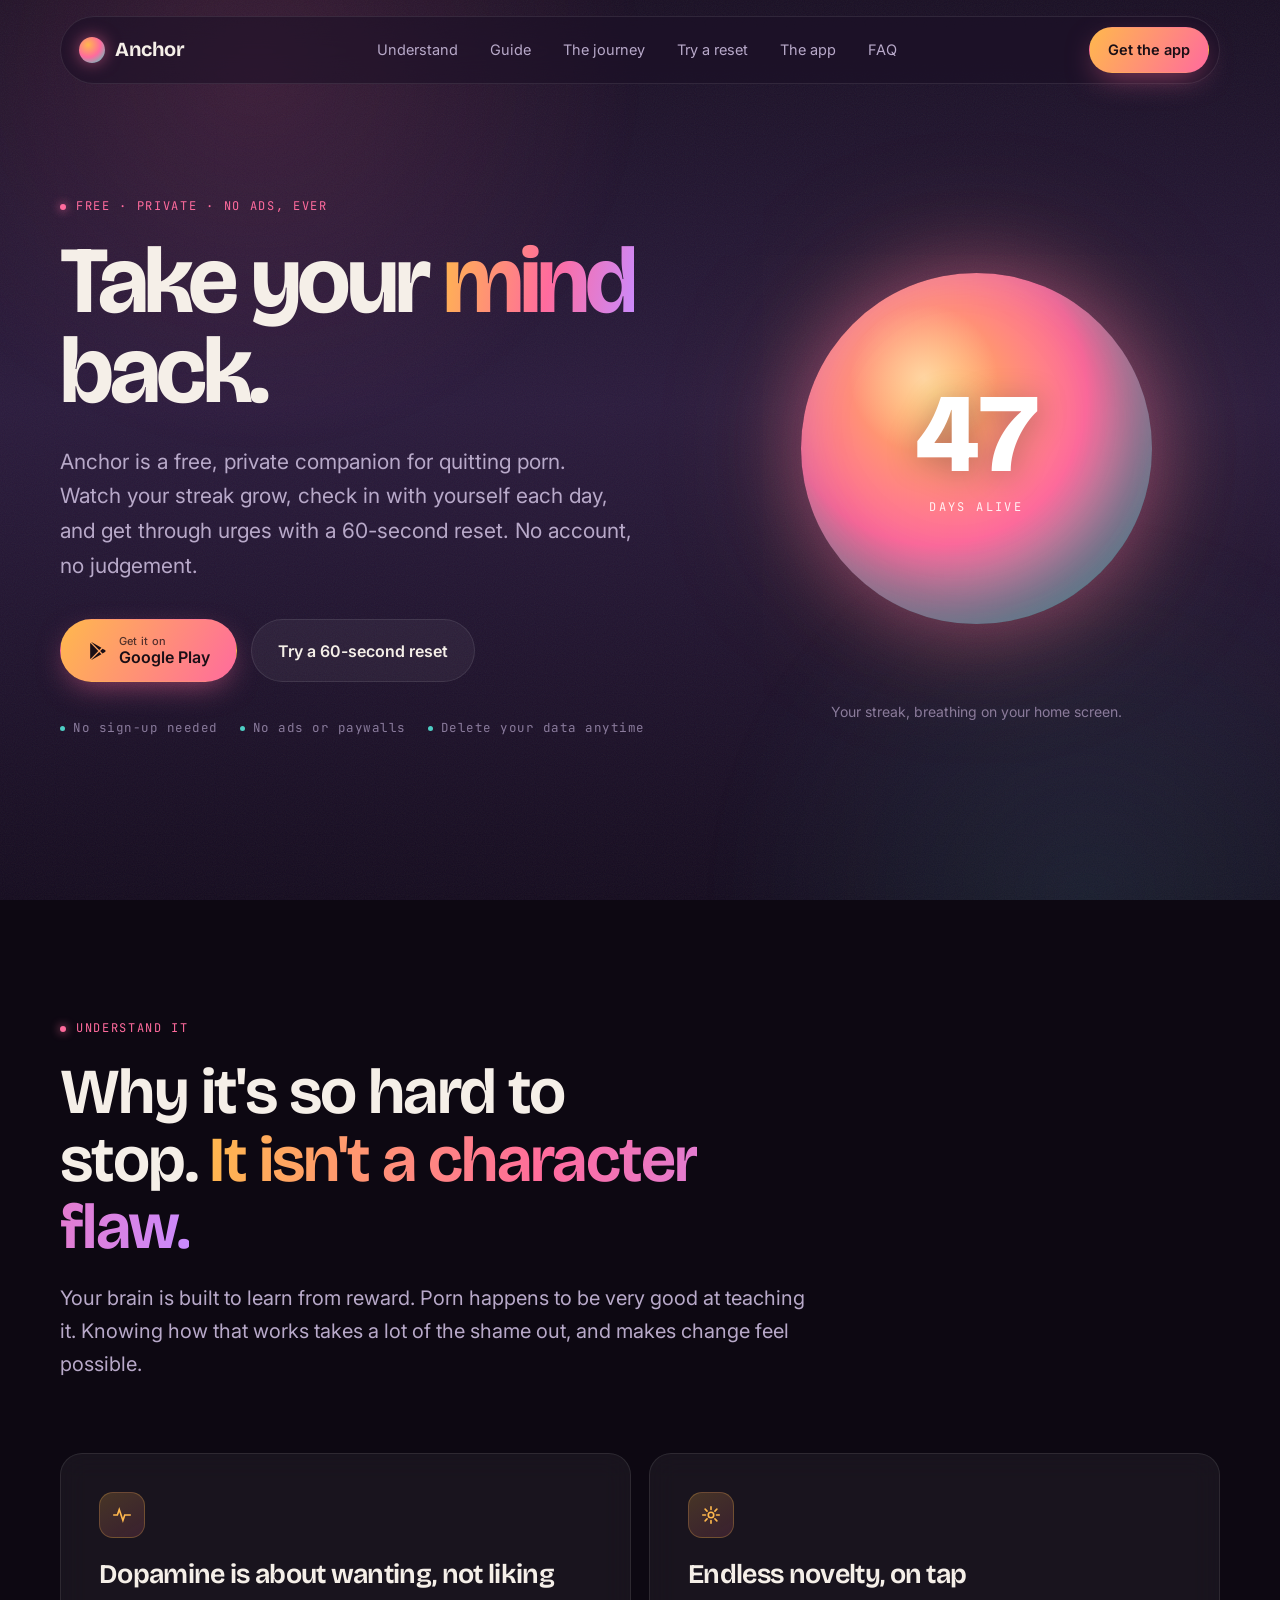
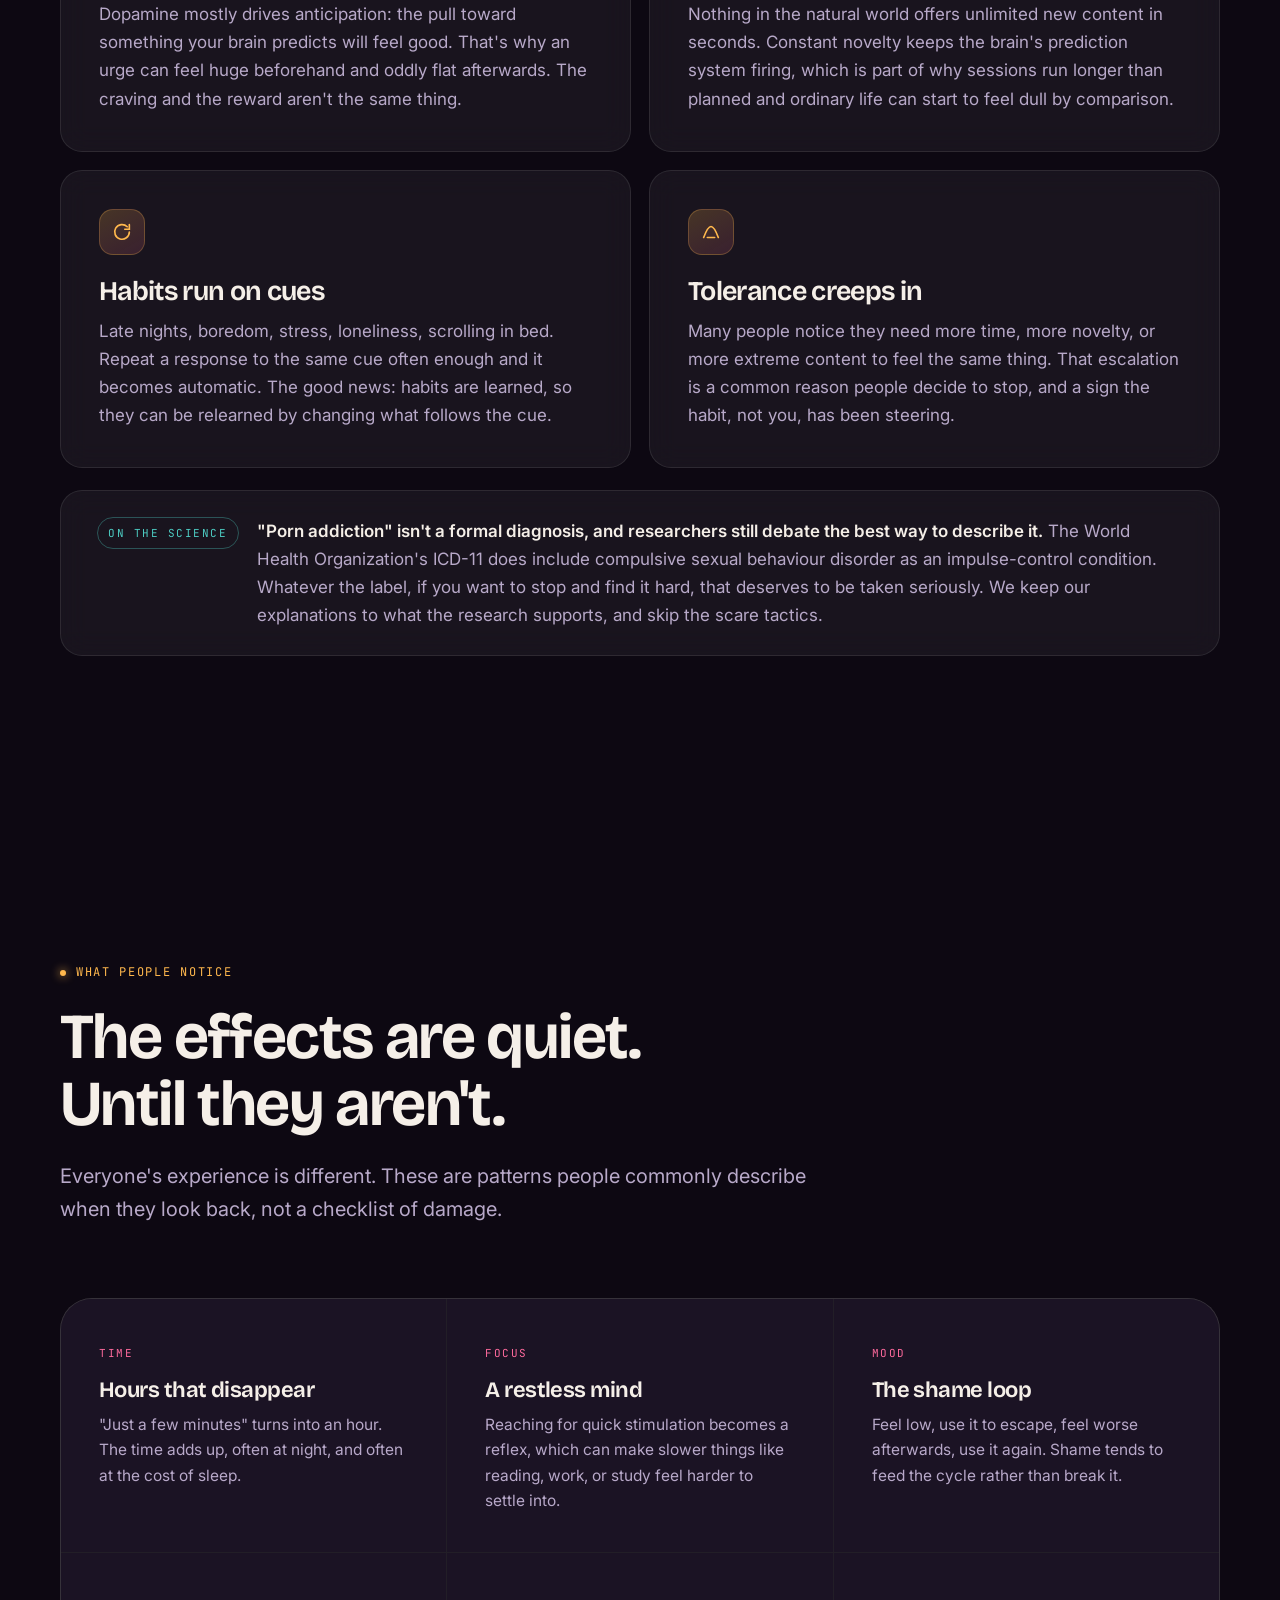
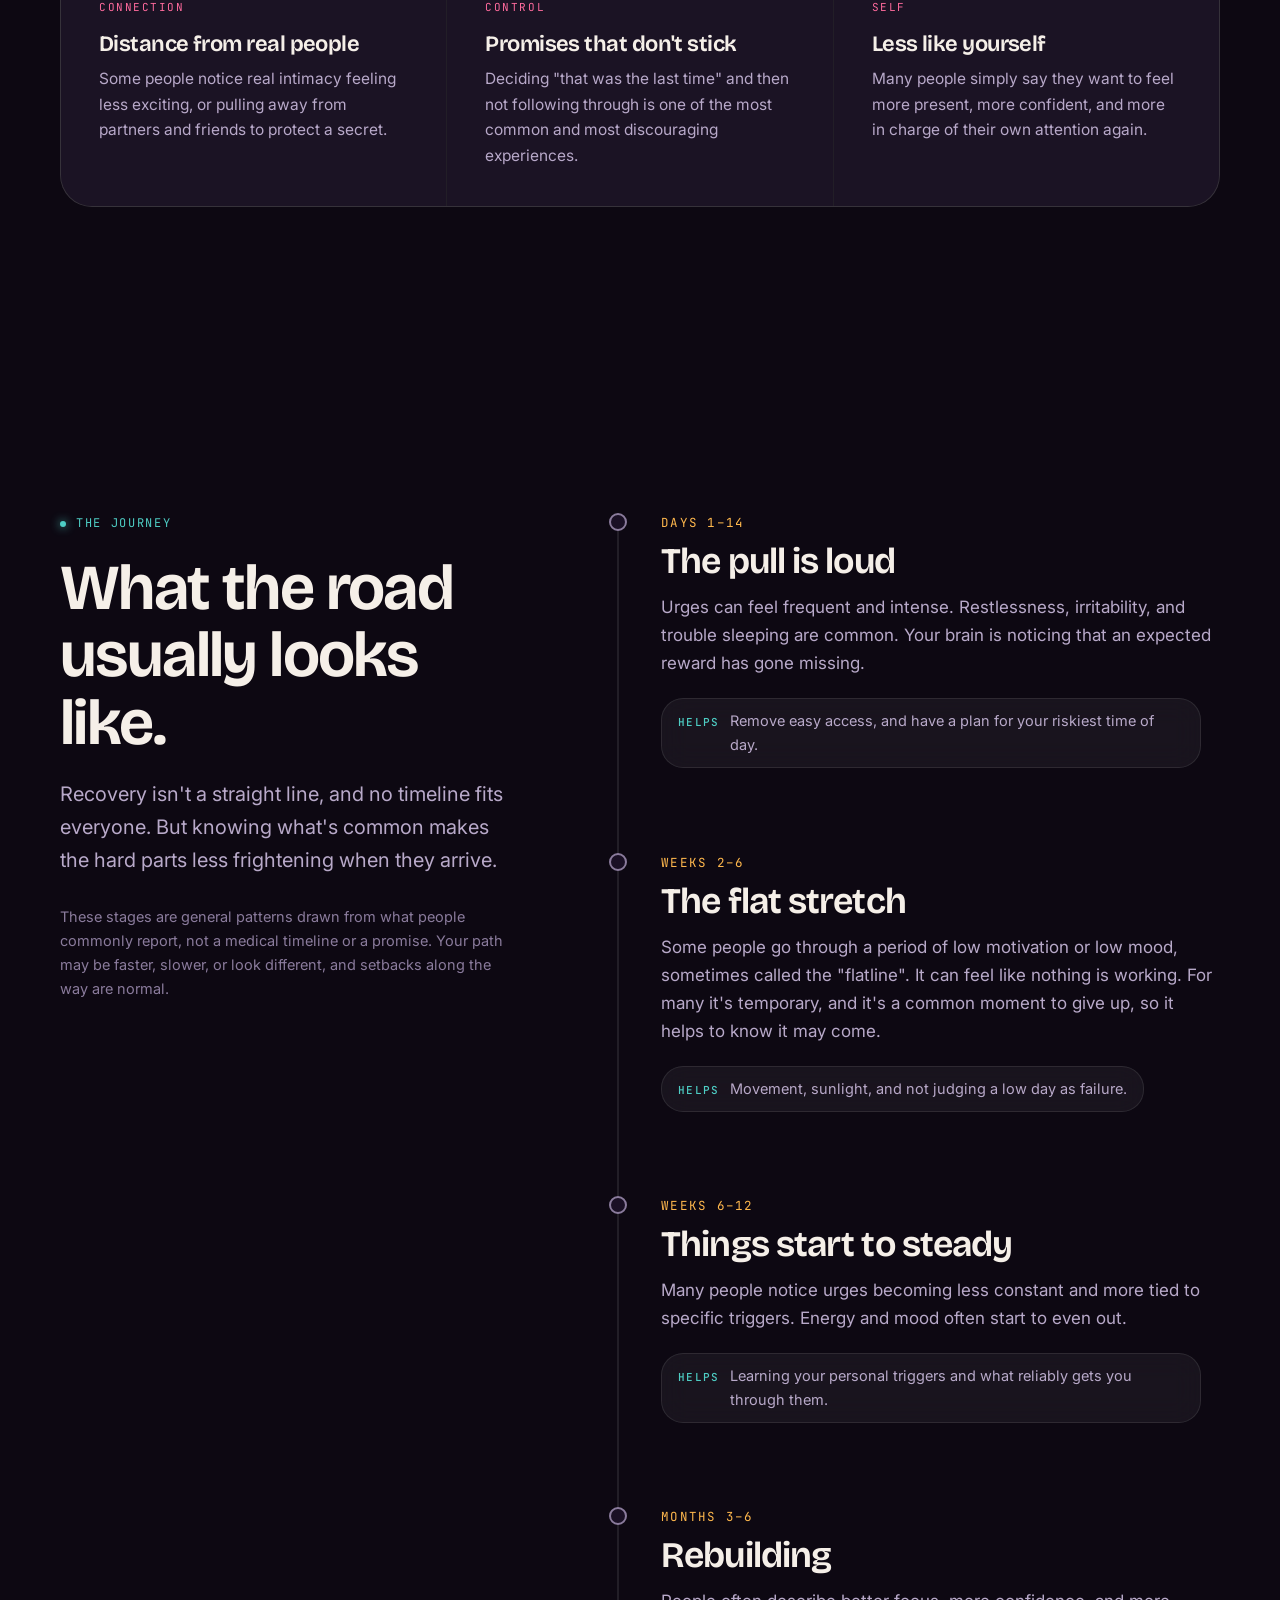
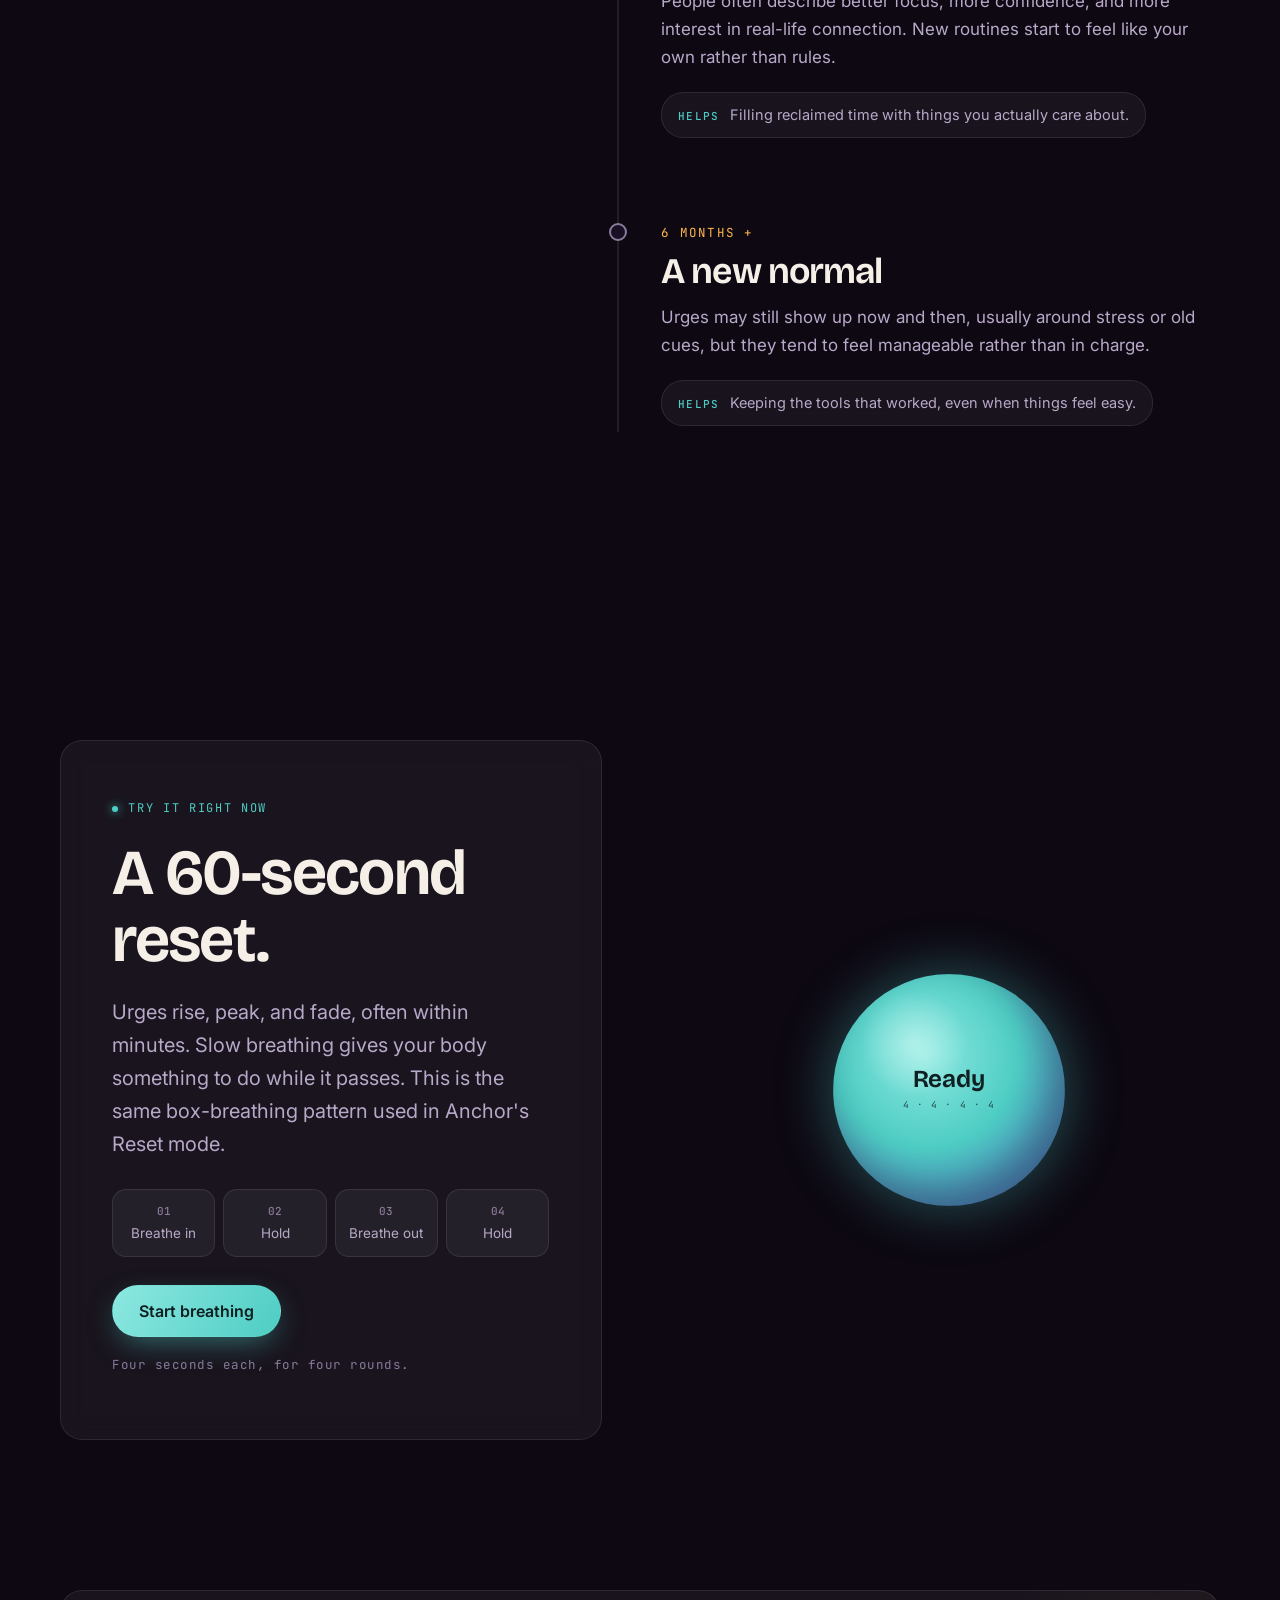
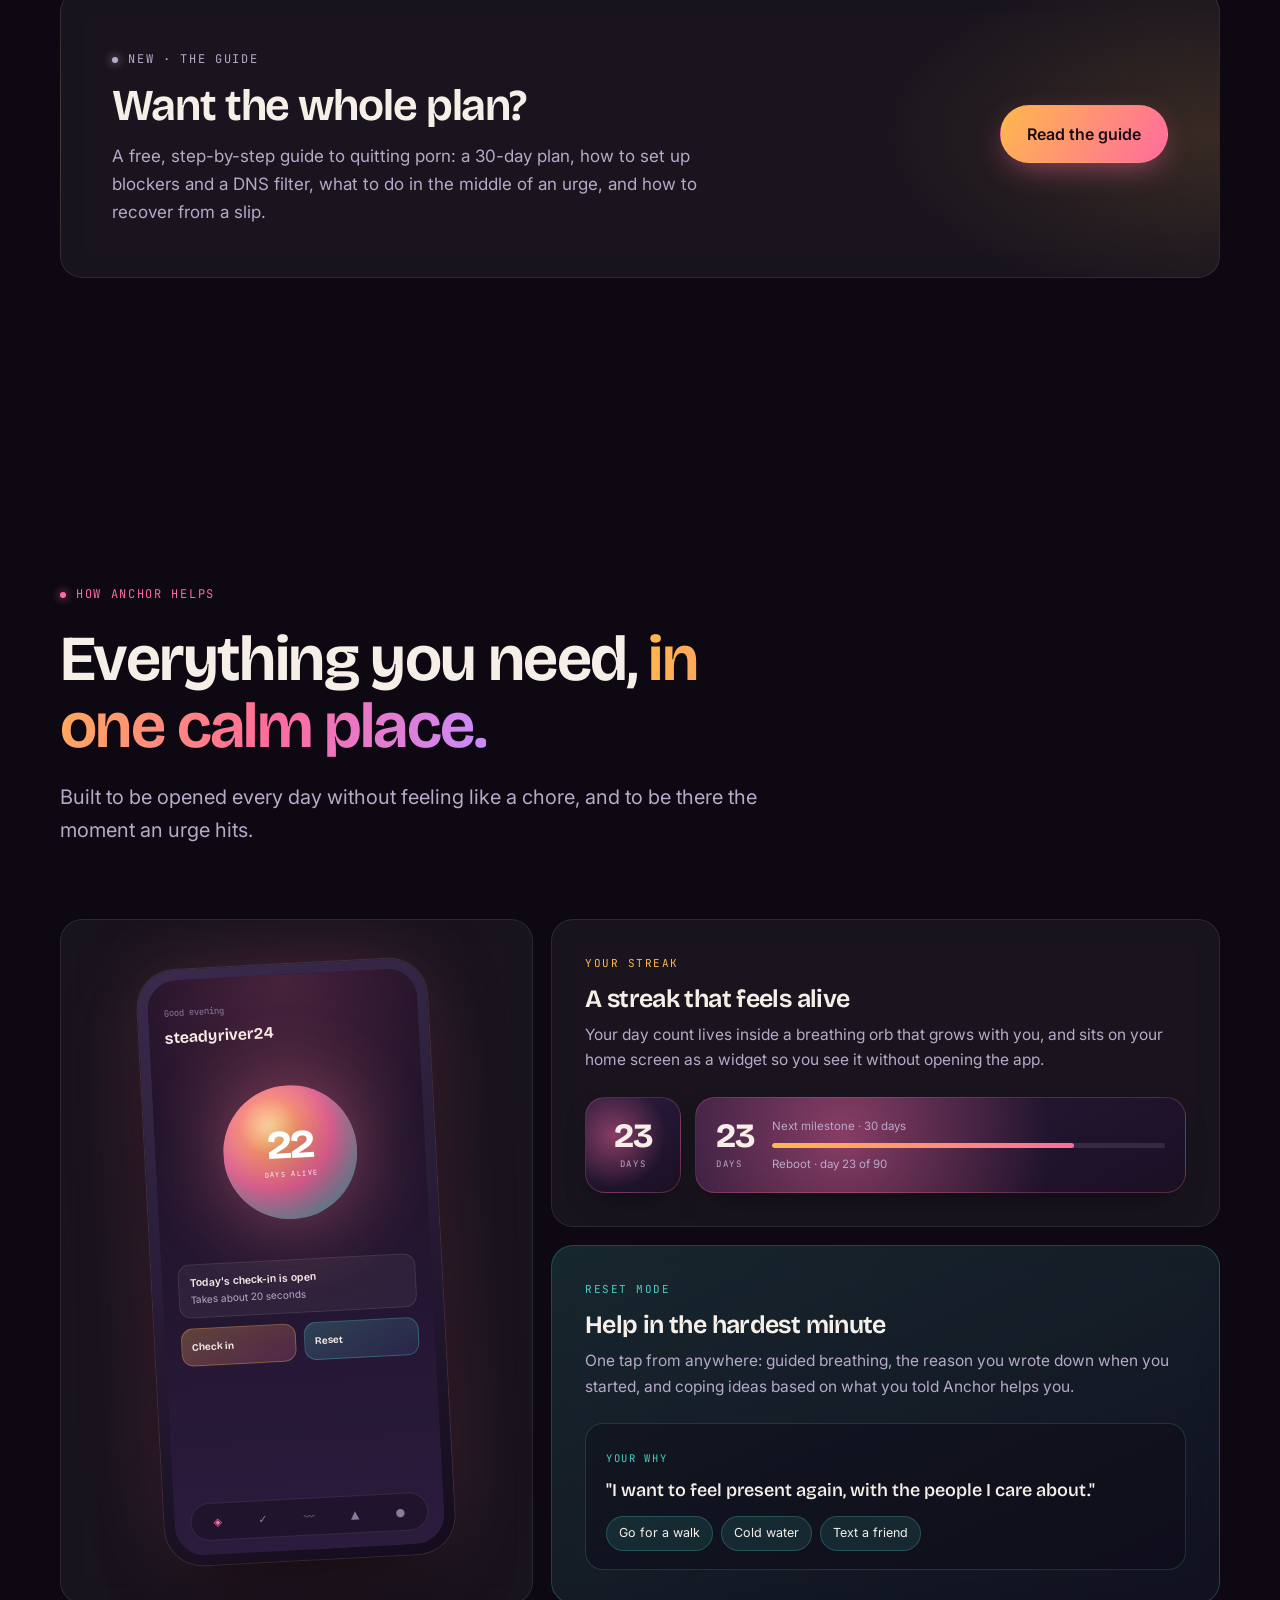
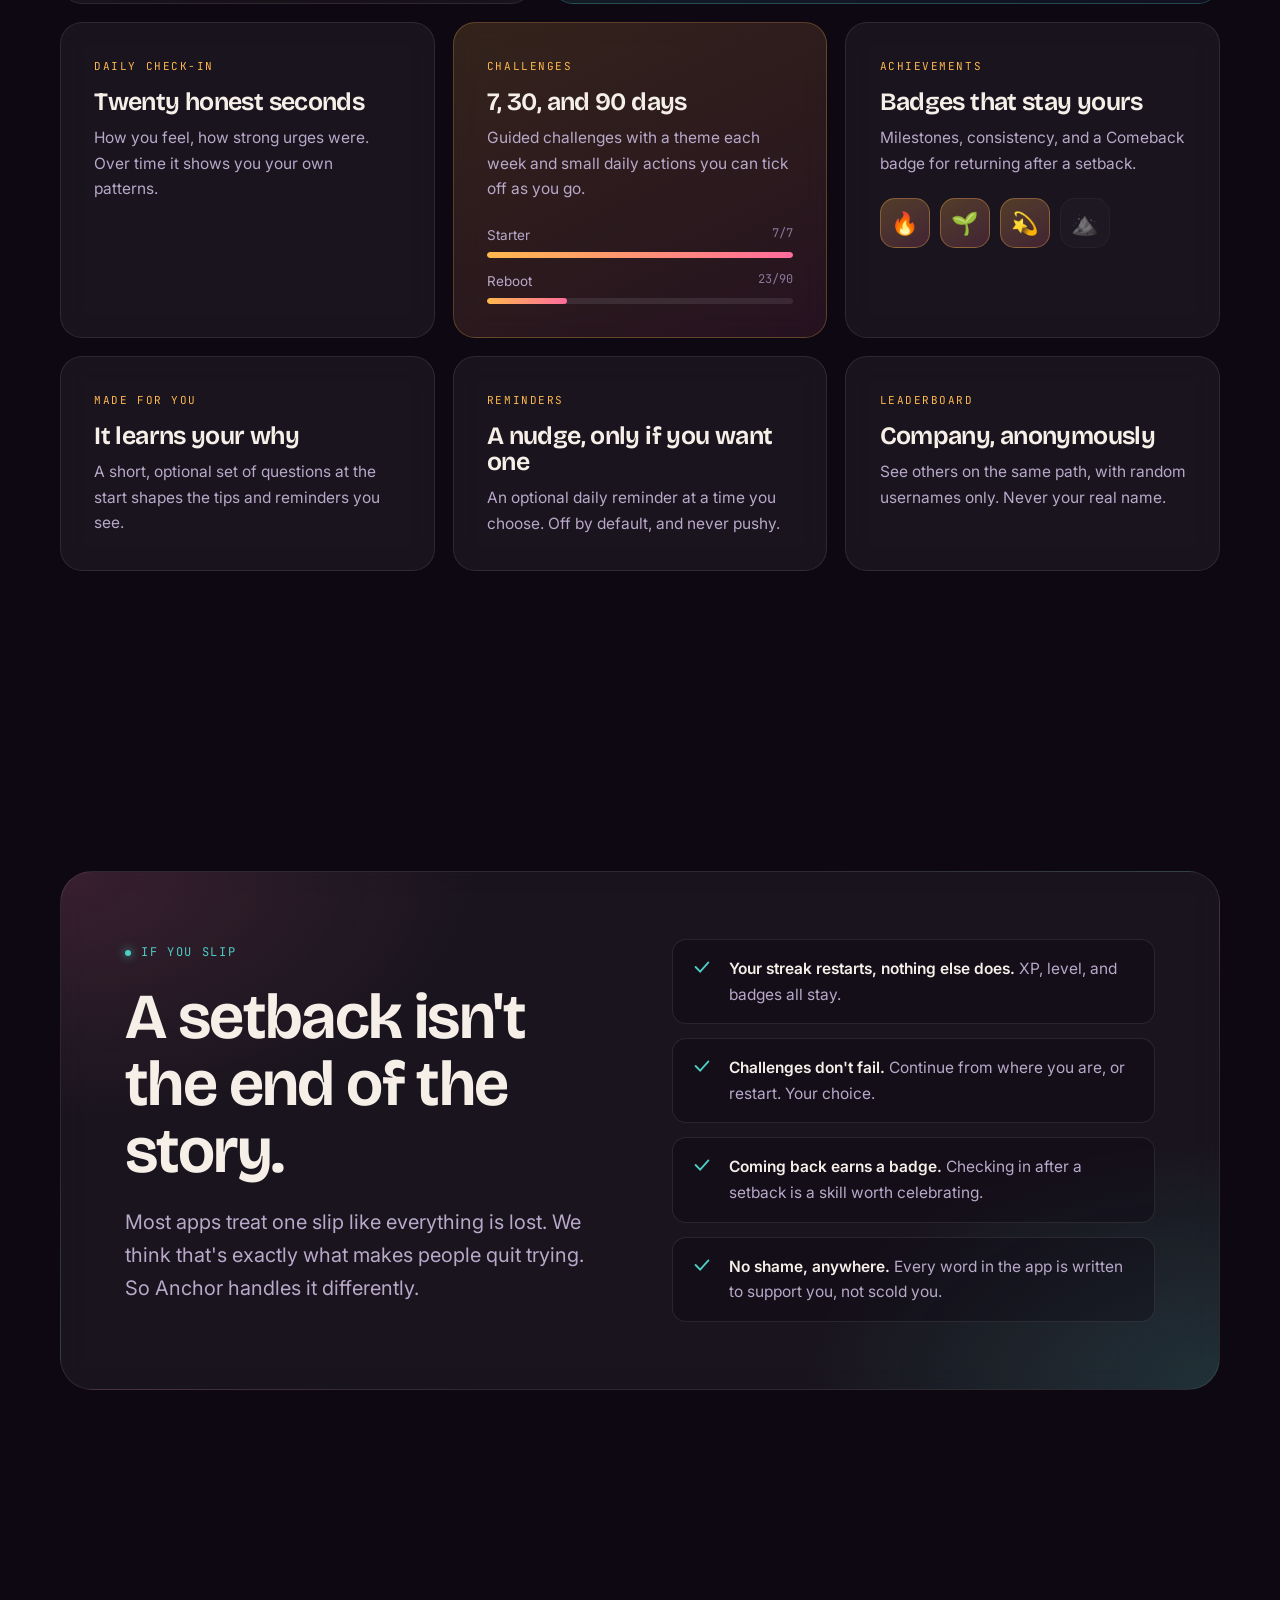
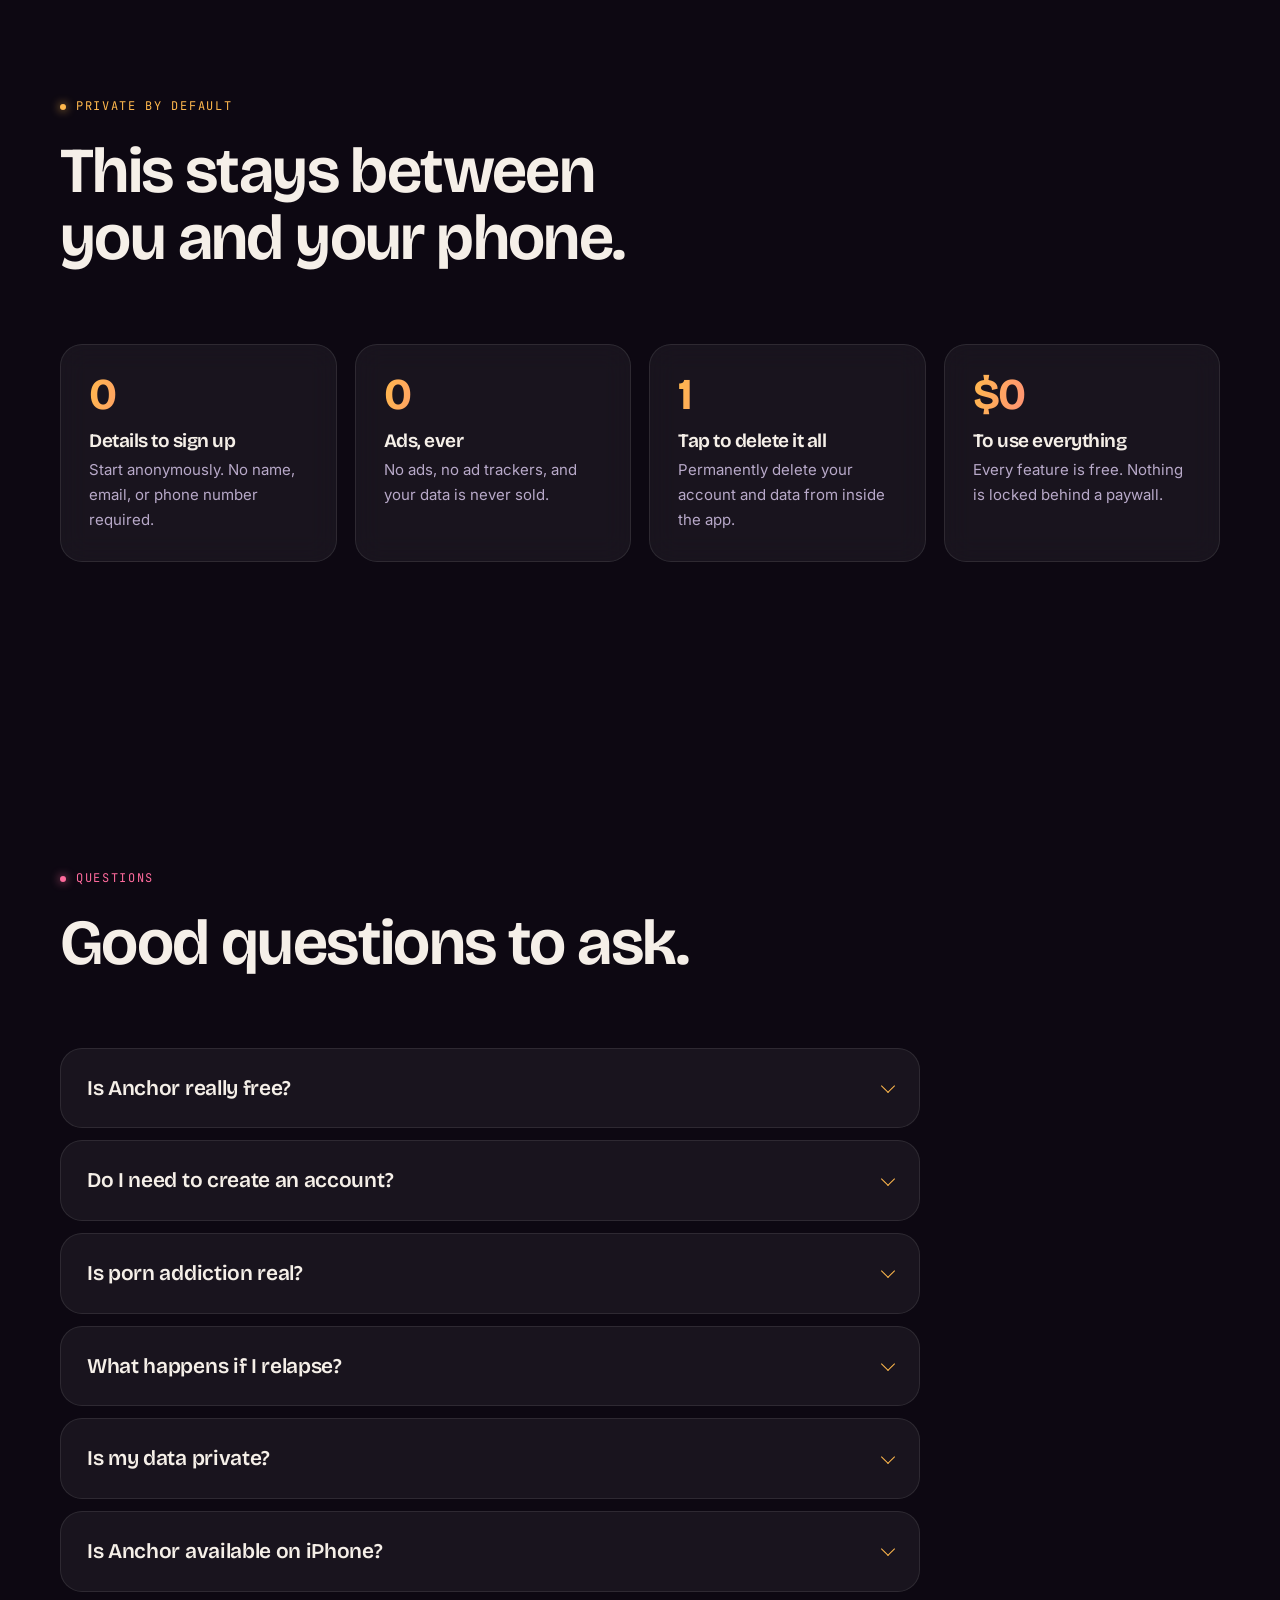
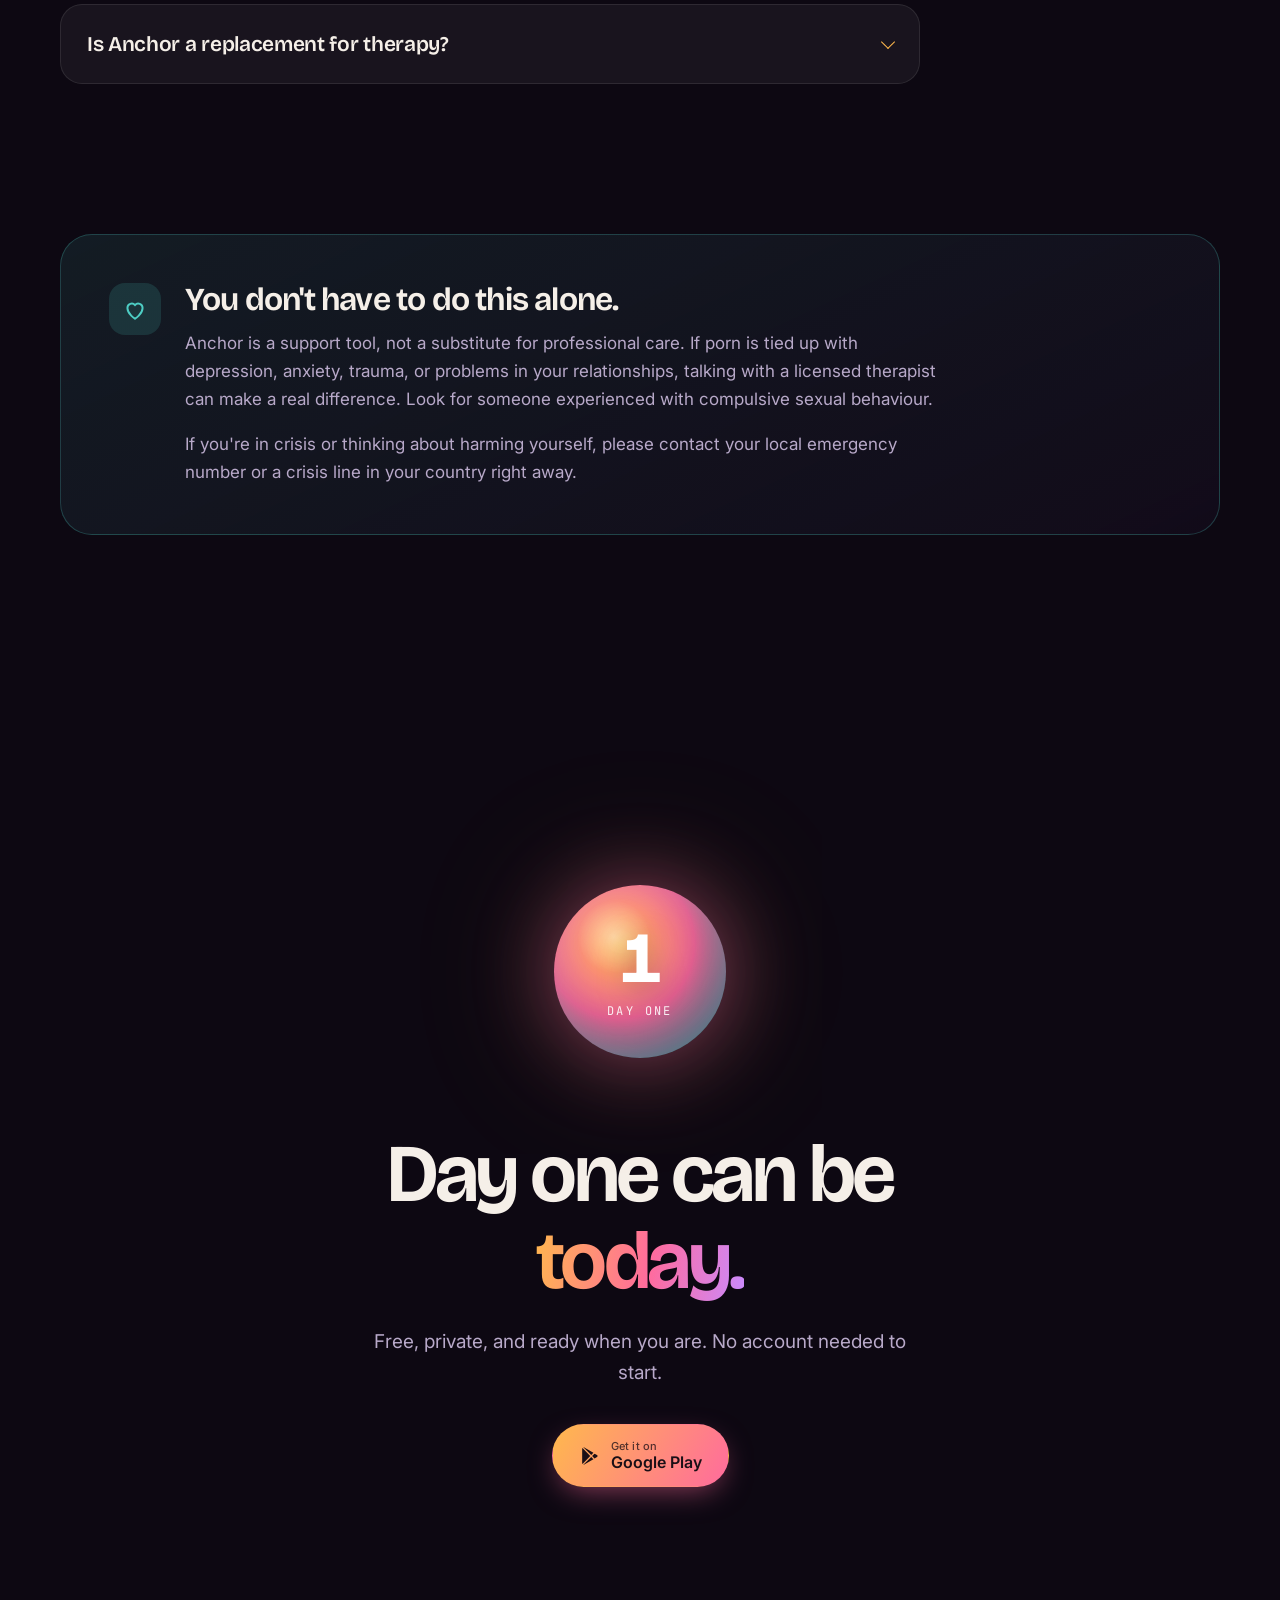
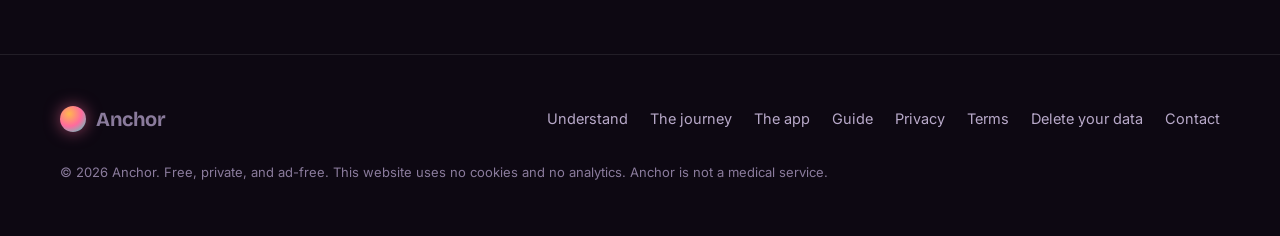
<file: index.html>
<!doctype html>
<html lang="en" class="no-js">
  <head>
    <meta charset="utf-8" />
    <meta
      name="viewport"
      content="width=device-width, initial-scale=1, viewport-fit=cover"
    />

    <title>
      Anchor — Quit Porn for Free | Private, Science-Backed Recovery App
    </title>
    <meta
      name="description"
      content="Anchor is a free, private app to quit porn. Track your streak, check in daily, ride out urges with a 60-second reset, and understand what's happening in your brain. No ads, no shame, no account needed."
    />
    <meta
      name="keywords"
      content="quit porn, porn addiction recovery, nofap app, porn recovery app, stop watching porn, porn addiction help, dopamine reset, urge surfing, compulsive sexual behaviour"
    />
    <meta name="author" content="Anchor" />
    <meta name="robots" content="index, follow, max-image-preview:large" />
    <link rel="canonical" href="https://www.anchorrecoveryapp.com/" />

    <meta name="theme-color" content="#1A1025" />
    <meta name="color-scheme" content="dark" />

    <!-- Open Graph -->
    <meta property="og:type" content="website" />
    <meta property="og:site_name" content="Anchor" />
    <meta
      property="og:title"
      content="Anchor — A free, private way to quit porn"
    />
    <meta
      property="og:description"
      content="Track your streak, ride out urges with a 60-second reset, and understand the science. No ads. No shame. No account needed."
    />
    <meta property="og:url" content="https://www.anchorrecoveryapp.com/" />
    <meta
      property="og:image"
      content="https://www.anchorrecoveryapp.com/assets/img/og-image.png"
    />
    <meta property="og:image:width" content="1200" />
    <meta property="og:image:height" content="630" />
    <meta
      property="og:image:alt"
      content="Anchor app — a glowing orb showing a streak count on a deep plum background"
    />
    <meta property="og:locale" content="en_US" />

    <!-- Twitter -->
    <meta name="twitter:card" content="summary_large_image" />
    <meta
      name="twitter:title"
      content="Anchor — A free, private way to quit porn"
    />
    <meta
      name="twitter:description"
      content="Track your streak, ride out urges with a 60-second reset, and understand the science. No ads. No shame."
    />
    <meta
      name="twitter:image"
      content="https://www.anchorrecoveryapp.com/assets/img/og-image.png"
    />

    <!-- App link -->
    <meta name="google-play-app" content="app-id=com.anchorrecovery.app" />

    <!-- Icons -->
    <link rel="icon" href="/favicon.ico" sizes="48x48" />
    <link rel="icon" href="/favicon.svg" type="image/svg+xml" />
    <link rel="icon" href="/favicon-32x32.png" type="image/png" sizes="32x32" />
    <link rel="apple-touch-icon" href="/apple-touch-icon.png" />
    <link rel="manifest" href="/site.webmanifest" />

    <!-- Fonts are self-hosted: no third-party requests on page load -->
    <link
      rel="preload"
      href="/assets/fonts/bricolage.woff2"
      as="font"
      type="font/woff2"
      crossorigin
    />
    <link
      rel="preload"
      href="/assets/fonts/inter.woff2"
      as="font"
      type="font/woff2"
      crossorigin
    />
    <link rel="stylesheet" href="/assets/css/style.css" />

    <!-- Structured data -->
    <script type="application/ld+json">
      {
        "@context": "https://schema.org",
        "@graph": [
          {
            "@type": "MobileApplication",
            "@id": "https://www.anchorrecoveryapp.com/#app",
            "name": "Anchor",
            "description": "A free, private app to quit porn: streak tracking, daily check-ins, a 60-second urge reset, guided challenges, and achievements.",
            "operatingSystem": "ANDROID",
            "applicationCategory": "HealthApplication",
            "url": "https://www.anchorrecoveryapp.com/",
            "downloadUrl": "https://play.google.com/store/apps/details?id=com.anchorrecovery.app",
            "installUrl": "https://play.google.com/store/apps/details?id=com.anchorrecovery.app",
            "image": "https://www.anchorrecoveryapp.com/android-chrome-512x512.png",
            "offers": {
              "@type": "Offer",
              "price": "0",
              "priceCurrency": "USD"
            },
            "publisher": { "@id": "https://www.anchorrecoveryapp.com/#org" }
          },
          {
            "@type": "Organization",
            "@id": "https://www.anchorrecoveryapp.com/#org",
            "name": "Anchor",
            "url": "https://www.anchorrecoveryapp.com/",
            "logo": "https://www.anchorrecoveryapp.com/android-chrome-512x512.png"
          },
          {
            "@type": "WebSite",
            "@id": "https://www.anchorrecoveryapp.com/#website",
            "url": "https://www.anchorrecoveryapp.com/",
            "name": "Anchor",
            "inLanguage": "en"
          },
          {
            "@type": "FAQPage",
            "mainEntity": [
              {
                "@type": "Question",
                "name": "Is Anchor really free?",
                "acceptedAnswer": {
                  "@type": "Answer",
                  "text": "Yes. Anchor is completely free, with no ads, no subscriptions, and nothing locked behind a paywall. That includes the Reset mode, challenges, and everything educational."
                }
              },
              {
                "@type": "Question",
                "name": "Do I need to create an account?",
                "acceptedAnswer": {
                  "@type": "Answer",
                  "text": "No. You can start anonymously without an email or name. If you want to keep your progress when you switch phones, you can optionally link a Google account or email later."
                }
              },
              {
                "@type": "Question",
                "name": "Is porn addiction real?",
                "acceptedAnswer": {
                  "@type": "Answer",
                  "text": "Researchers still debate the right term. 'Porn addiction' isn't a formal diagnosis, but the World Health Organization's ICD-11 includes compulsive sexual behaviour disorder as an impulse-control condition. What isn't debated: if you want to stop and find it hard, that's worth taking seriously, and support helps."
                }
              },
              {
                "@type": "Question",
                "name": "What happens if I relapse?",
                "acceptedAnswer": {
                  "@type": "Answer",
                  "text": "Your streak counter starts again, but your XP, level, and badges stay. Anchor even has a Comeback badge for checking in again after a setback, because coming back is the skill that matters most."
                }
              },
              {
                "@type": "Question",
                "name": "Is my data private?",
                "acceptedAnswer": {
                  "@type": "Answer",
                  "text": "Anchor collects only what the app needs to work, never sells your data, and never shows ads. The leaderboard uses randomly generated usernames, and you can permanently delete your account and data from inside the app at any time."
                }
              },
              {
                "@type": "Question",
                "name": "Is Anchor available on iPhone?",
                "acceptedAnswer": {
                  "@type": "Answer",
                  "text": "Anchor is available on Android through Google Play right now. An iPhone version isn't available yet."
                }
              },
              {
                "@type": "Question",
                "name": "Is Anchor a replacement for therapy?",
                "acceptedAnswer": {
                  "@type": "Answer",
                  "text": "No. Anchor is a daily support tool, not medical or psychological treatment. If you're struggling, a licensed therapist, especially one experienced with compulsive sexual behaviour, can help in ways an app can't."
                }
              }
            ]
          }
        ]
      }
    </script>
  </head>
  <body>
    <a class="skip-link" href="#main">Skip to content</a>
    <div class="ambient" aria-hidden="true"></div>
    <div class="grain" aria-hidden="true"></div>

    <header class="site-header">
      <nav class="nav" aria-label="Main">
        <a class="brand" href="/" aria-label="Anchor home">
          <span class="brand__orb" aria-hidden="true"></span>
          Anchor
        </a>
        <ul class="nav__links" id="nav-links">
          <li><a href="#understand">Understand</a></li>
          <li><a href="/guide.html">Guide</a></li>
          <li><a href="#journey">The journey</a></li>
          <li><a href="#reset">Try a reset</a></li>
          <li><a href="#app">The app</a></li>
          <li><a href="#faq">FAQ</a></li>
        </ul>
        <a
          class="btn btn--primary nav__cta"
          href="https://play.google.com/store/apps/details?id=com.anchorrecovery.app"
          rel="noopener"
          >Get the app</a
        >
        <button
          class="nav__toggle"
          type="button"
          aria-expanded="false"
          aria-controls="nav-links"
          aria-label="Open menu"
        >
          <span></span>
        </button>
      </nav>
    </header>

    <main id="main">
      <!-- ============ HERO ============ -->
      <section class="hero" aria-labelledby="hero-title">
        <div class="container hero__grid">
          <div class="hero__text">
            <p class="eyebrow reveal">Free · Private · No ads, ever</p>
            <h1
              id="hero-title"
              class="hero__title reveal"
              style="--delay: 0.08s"
            >
              Take your <em class="text-gradient">mind</em> back.
            </h1>
            <p class="hero__lede reveal" style="--delay: 0.16s">
              Anchor is a free, private companion for quitting porn. Watch your
              streak grow, check in with yourself each day, and get through
              urges with a 60-second reset. No account, no judgement.
            </p>
            <div class="hero__actions reveal" style="--delay: 0.24s">
              <a
                class="btn btn--primary"
                href="https://play.google.com/store/apps/details?id=com.anchorrecovery.app"
                rel="noopener"
              >
                <svg class="btn__icon" viewBox="0 0 24 24" aria-hidden="true">
                  <path
                    fill="currentColor"
                    d="M4.2 2.4c-.3.3-.4.7-.4 1.2v16.8c0 .5.1.9.4 1.2l9.3-9.6L4.2 2.4Zm10.5 10.8 2.6 2.7-11 6.3c-.4.2-.8.3-1.1.2l9.5-9.2Zm0-2.4L5.2 1.6c.3-.1.7 0 1.1.2l11 6.3-2.6 2.7Zm3.9-1.6 3 1.7c.9.5.9 1.8 0 2.3l-3 1.7-2.8-2.9 2.8-2.8Z"
                  />
                </svg>
                <span class="btn__stack"
                  ><span class="btn__small">Get it on</span>Google Play</span
                >
              </a>
              <a class="btn btn--ghost" href="#reset">Try a 60-second reset</a>
            </div>
            <ul
              class="hero__proof reveal"
              style="--delay: 0.32s"
              aria-label="Highlights"
            >
              <li>No sign-up needed</li>
              <li>No ads or paywalls</li>
              <li>Delete your data anytime</li>
            </ul>
          </div>

          <div class="hero__visual reveal" style="--delay: 0.2s">
            <div class="orb-stage" aria-hidden="true">
              <div class="orb-rings">
                <span class="orb-ring"></span><span class="orb-ring"></span
                ><span class="orb-ring"></span>
              </div>
              <div class="orb">
                <div class="orb__content">
                  <div class="orb__num" data-count="47">0</div>
                  <div class="orb__label">DAYS ALIVE</div>
                </div>
              </div>
            </div>
            <p class="hero__caption">
              Your streak, breathing on your home screen.
            </p>
          </div>
        </div>
      </section>

      <!-- ============ UNDERSTAND ============ -->
      <section
        class="section"
        id="understand"
        aria-labelledby="understand-title"
      >
        <div class="container">
          <div class="section-head">
            <p class="eyebrow reveal">Understand it</p>
            <h2 id="understand-title" class="section-title reveal">
              Why it's so hard to stop.
              <span class="text-gradient">It isn't a character flaw.</span>
            </h2>
            <p class="section-lede reveal">
              Your brain is built to learn from reward. Porn happens to be very
              good at teaching it. Knowing how that works takes a lot of the
              shame out, and makes change feel possible.
            </p>
          </div>

          <div class="cards-grid">
            <article class="card glass reveal">
              <div class="card__icon" aria-hidden="true">
                <svg
                  viewBox="0 0 24 24"
                  fill="none"
                  stroke="currentColor"
                  stroke-width="1.8"
                  stroke-linecap="round"
                >
                  <path d="M3 12h4l2-6 4 12 2-6h6" />
                </svg>
              </div>
              <h3>Dopamine is about wanting, not liking</h3>
              <p>
                Dopamine mostly drives anticipation: the pull toward something
                your brain predicts will feel good. That's why an urge can feel
                huge beforehand and oddly flat afterwards. The craving and the
                reward aren't the same thing.
              </p>
            </article>
            <article class="card glass reveal" style="--delay: 0.08s">
              <div class="card__icon" aria-hidden="true">
                <svg
                  viewBox="0 0 24 24"
                  fill="none"
                  stroke="currentColor"
                  stroke-width="1.8"
                  stroke-linecap="round"
                >
                  <circle cx="12" cy="12" r="3" />
                  <path
                    d="M12 3v3M12 18v3M3 12h3M18 12h3M5.6 5.6l2.1 2.1M16.3 16.3l2.1 2.1M5.6 18.4l2.1-2.1M16.3 7.7l2.1-2.1"
                  />
                </svg>
              </div>
              <h3>Endless novelty, on tap</h3>
              <p>
                Nothing in the natural world offers unlimited new content in
                seconds. Constant novelty keeps the brain's prediction system
                firing, which is part of why sessions run longer than planned
                and ordinary life can start to feel dull by comparison.
              </p>
            </article>
            <article class="card glass reveal" style="--delay: 0.16s">
              <div class="card__icon" aria-hidden="true">
                <svg
                  viewBox="0 0 24 24"
                  fill="none"
                  stroke="currentColor"
                  stroke-width="1.8"
                  stroke-linecap="round"
                >
                  <path d="M20 12a8 8 0 1 1-2.3-5.7" />
                  <path d="M20 4v5h-5" />
                </svg>
              </div>
              <h3>Habits run on cues</h3>
              <p>
                Late nights, boredom, stress, loneliness, scrolling in bed.
                Repeat a response to the same cue often enough and it becomes
                automatic. The good news: habits are learned, so they can be
                relearned by changing what follows the cue.
              </p>
            </article>
            <article class="card glass reveal" style="--delay: 0.24s">
              <div class="card__icon" aria-hidden="true">
                <svg
                  viewBox="0 0 24 24"
                  fill="none"
                  stroke="currentColor"
                  stroke-width="1.8"
                  stroke-linecap="round"
                >
                  <path d="M4 18c3-8 5-12 8-12s5 4 8 12" />
                  <path d="M8 18h8" />
                </svg>
              </div>
              <h3>Tolerance creeps in</h3>
              <p>
                Many people notice they need more time, more novelty, or more
                extreme content to feel the same thing. That escalation is a
                common reason people decide to stop, and a sign the habit, not
                you, has been steering.
              </p>
            </article>
          </div>

          <div class="note glass reveal">
            <span class="note__mark">ON THE SCIENCE</span>
            <p>
              <strong
                >"Porn addiction" isn't a formal diagnosis, and researchers
                still debate the best way to describe it.</strong
              >
              The World Health Organization's ICD-11 does include compulsive
              sexual behaviour disorder as an impulse-control condition.
              Whatever the label, if you want to stop and find it hard, that
              deserves to be taken seriously. We keep our explanations to what
              the research supports, and skip the scare tactics.
            </p>
          </div>
        </div>
      </section>

      <!-- ============ EFFECTS ============ -->
      <section class="section" id="effects" aria-labelledby="effects-title">
        <div class="container">
          <div class="section-head">
            <p class="eyebrow eyebrow--gold reveal">What people notice</p>
            <h2 id="effects-title" class="section-title reveal">
              The effects are quiet. Until they aren't.
            </h2>
            <p class="section-lede reveal">
              Everyone's experience is different. These are patterns people
              commonly describe when they look back, not a checklist of damage.
            </p>
          </div>

          <div class="effects reveal">
            <article class="effect">
              <span class="effect__tag">Time</span>
              <h3>Hours that disappear</h3>
              <p>
                "Just a few minutes" turns into an hour. The time adds up, often
                at night, and often at the cost of sleep.
              </p>
            </article>
            <article class="effect">
              <span class="effect__tag">Focus</span>
              <h3>A restless mind</h3>
              <p>
                Reaching for quick stimulation becomes a reflex, which can make
                slower things like reading, work, or study feel harder to settle
                into.
              </p>
            </article>
            <article class="effect">
              <span class="effect__tag">Mood</span>
              <h3>The shame loop</h3>
              <p>
                Feel low, use it to escape, feel worse afterwards, use it again.
                Shame tends to feed the cycle rather than break it.
              </p>
            </article>
            <article class="effect">
              <span class="effect__tag">Connection</span>
              <h3>Distance from real people</h3>
              <p>
                Some people notice real intimacy feeling less exciting, or
                pulling away from partners and friends to protect a secret.
              </p>
            </article>
            <article class="effect">
              <span class="effect__tag">Control</span>
              <h3>Promises that don't stick</h3>
              <p>
                Deciding "that was the last time" and then not following through
                is one of the most common and most discouraging experiences.
              </p>
            </article>
            <article class="effect">
              <span class="effect__tag">Self</span>
              <h3>Less like yourself</h3>
              <p>
                Many people simply say they want to feel more present, more
                confident, and more in charge of their own attention again.
              </p>
            </article>
          </div>
        </div>
      </section>

      <!-- ============ JOURNEY ============ -->
      <section
        class="section journey"
        id="journey"
        aria-labelledby="journey-title"
      >
        <div class="container journey__grid">
          <div class="section-head">
            <p class="eyebrow eyebrow--teal reveal">The journey</p>
            <h2 id="journey-title" class="section-title reveal">
              What the road usually looks like.
            </h2>
            <p class="section-lede reveal">
              Recovery isn't a straight line, and no timeline fits everyone. But
              knowing what's common makes the hard parts less frightening when
              they arrive.
            </p>
            <p class="journey__disclaimer reveal">
              These stages are general patterns drawn from what people commonly
              report, not a medical timeline or a promise. Your path may be
              faster, slower, or look different, and setbacks along the way are
              normal.
            </p>
          </div>

          <div class="timeline">
            <span class="timeline__track" aria-hidden="true"></span>
            <span class="timeline__fill" aria-hidden="true"></span>
            <ol class="timeline__list">
              <li class="stage reveal">
                <span class="stage__dot" aria-hidden="true"></span>
                <span class="stage__time">Days 1–14</span>
                <h3>The pull is loud</h3>
                <p>
                  Urges can feel frequent and intense. Restlessness,
                  irritability, and trouble sleeping are common. Your brain is
                  noticing that an expected reward has gone missing.
                </p>
                <p class="stage__tip glass">
                  <b>HELPS</b> Remove easy access, and have a plan for your
                  riskiest time of day.
                </p>
              </li>
              <li class="stage reveal">
                <span class="stage__dot" aria-hidden="true"></span>
                <span class="stage__time">Weeks 2–6</span>
                <h3>The flat stretch</h3>
                <p>
                  Some people go through a period of low motivation or low mood,
                  sometimes called the "flatline". It can feel like nothing is
                  working. For many it's temporary, and it's a common moment to
                  give up, so it helps to know it may come.
                </p>
                <p class="stage__tip glass">
                  <b>HELPS</b> Movement, sunlight, and not judging a low day as
                  failure.
                </p>
              </li>
              <li class="stage reveal">
                <span class="stage__dot" aria-hidden="true"></span>
                <span class="stage__time">Weeks 6–12</span>
                <h3>Things start to steady</h3>
                <p>
                  Many people notice urges becoming less constant and more tied
                  to specific triggers. Energy and mood often start to even out.
                </p>
                <p class="stage__tip glass">
                  <b>HELPS</b> Learning your personal triggers and what reliably
                  gets you through them.
                </p>
              </li>
              <li class="stage reveal">
                <span class="stage__dot" aria-hidden="true"></span>
                <span class="stage__time">Months 3–6</span>
                <h3>Rebuilding</h3>
                <p>
                  People often describe better focus, more confidence, and more
                  interest in real-life connection. New routines start to feel
                  like your own rather than rules.
                </p>
                <p class="stage__tip glass">
                  <b>HELPS</b> Filling reclaimed time with things you actually
                  care about.
                </p>
              </li>
              <li class="stage reveal">
                <span class="stage__dot" aria-hidden="true"></span>
                <span class="stage__time">6 months +</span>
                <h3>A new normal</h3>
                <p>
                  Urges may still show up now and then, usually around stress or
                  old cues, but they tend to feel manageable rather than in
                  charge.
                </p>
                <p class="stage__tip glass">
                  <b>HELPS</b> Keeping the tools that worked, even when things
                  feel easy.
                </p>
              </li>
            </ol>
          </div>
        </div>
      </section>

      <!-- ============ BREATHING DEMO ============ -->
      <section class="section" id="reset" aria-labelledby="reset-title">
        <div class="container breathe">
          <div class="breathe__panel glass reveal">
            <p class="eyebrow eyebrow--teal">Try it right now</p>
            <h2 id="reset-title" class="section-title">A 60-second reset.</h2>
            <p class="section-lede">
              Urges rise, peak, and fade, often within minutes. Slow breathing
              gives your body something to do while it passes. This is the same
              box-breathing pattern used in Anchor's Reset mode.
            </p>
            <ol class="breathe__steps" aria-label="Breathing pattern">
              <li><b>01</b>Breathe in</li>
              <li><b>02</b>Hold</li>
              <li><b>03</b>Breathe out</li>
              <li><b>04</b>Hold</li>
            </ol>
            <button
              class="btn btn--teal"
              type="button"
              data-breathe-toggle
              aria-pressed="false"
            >
              Start breathing
            </button>
            <p class="breathe__meta" aria-live="polite">
              Four seconds each, for four rounds.
            </p>
          </div>

          <div class="breathe__visual reveal" style="--delay: 0.1s">
            <div class="orb-stage">
              <div class="orb-rings" aria-hidden="true">
                <span class="orb-ring"></span><span class="orb-ring"></span
                ><span class="orb-ring"></span>
              </div>
              <div class="breathe-orb" role="status" aria-live="polite">
                <div>
                  <div class="breathe__phase">Ready</div>
                  <div class="breathe__count">4 · 4 · 4 · 4</div>
                </div>
              </div>
            </div>
          </div>
        </div>
      </section>

      <!-- ============ GUIDE TEASER ============ -->
      <section
        class="section"
        aria-labelledby="guide-teaser-title"
        style="padding-top: 0"
      >
        <div class="container">
          <a class="guide-teaser glass reveal" href="/guide.html">
            <div>
              <p class="eyebrow">New · The guide</p>
              <h2 id="guide-teaser-title">Want the whole plan?</h2>
              <p>
                A free, step-by-step guide to quitting porn: a 30-day plan, how
                to set up blockers and a DNS filter, what to do in the middle of
                an urge, and how to recover from a slip.
              </p>
            </div>
            <span class="btn btn--primary">Read the guide</span>
          </a>
        </div>
      </section>

      <!-- ============ THE APP ============ -->
      <section class="section" id="app" aria-labelledby="app-title">
        <div class="container">
          <div class="section-head">
            <p class="eyebrow reveal">How Anchor helps</p>
            <h2 id="app-title" class="section-title reveal">
              Everything you need,
              <span class="text-gradient">in one calm place.</span>
            </h2>
            <p class="section-lede reveal">
              Built to be opened every day without feeling like a chore, and to
              be there the moment an urge hits.
            </p>
          </div>

          <div class="bento">
            <div class="tile tile--phone glass reveal">
              <div class="phone" aria-hidden="true">
                <div class="phone__screen">
                  <div class="phone__greet">Good evening</div>
                  <div class="phone__name">steadyriver24</div>
                  <div class="orb-stage phone__orb">
                    <div class="orb-rings">
                      <span class="orb-ring"></span
                      ><span class="orb-ring"></span>
                    </div>
                    <div class="orb">
                      <div class="orb__content">
                        <div class="orb__num" data-count="23">0</div>
                        <div class="orb__label">DAYS ALIVE</div>
                      </div>
                    </div>
                  </div>
                  <div class="phone__card">
                    <b>Today's check-in is open</b>Takes about 20 seconds
                  </div>
                  <div class="phone__actions">
                    <div class="phone__action phone__action--gold">
                      Check in
                    </div>
                    <div class="phone__action phone__action--teal">Reset</div>
                  </div>
                  <div class="phone__nav">
                    <span>◈</span><span>✓</span><span>〰</span><span>▲</span
                    ><span>●</span>
                  </div>
                </div>
              </div>
            </div>

            <article class="tile tile--wide glass reveal">
              <span class="tile__tag">Your streak</span>
              <h3>A streak that feels alive</h3>
              <p>
                Your day count lives inside a breathing orb that grows with you,
                and sits on your home screen as a widget so you see it without
                opening the app.
              </p>
              <div class="widgets" aria-hidden="true">
                <div class="widget widget--small">
                  <span class="widget__num">23</span
                  ><span class="widget__label">DAYS</span>
                </div>
                <div class="widget widget--medium">
                  <div>
                    <span class="widget__num">23</span
                    ><span class="widget__label">DAYS</span>
                  </div>
                  <div class="widget__side">
                    <span class="widget__meta">Next milestone · 30 days</span>
                    <span class="widget__bar"
                      ><span style="width: 77%"></span
                    ></span>
                    <span class="widget__meta">Reboot · day 23 of 90</span>
                  </div>
                </div>
              </div>
            </article>

            <article
              class="tile tile--half glass tile--accent-teal reveal"
              style="--delay: 0.06s"
            >
              <span class="tile__tag">Reset mode</span>
              <h3>Help in the hardest minute</h3>
              <p>
                One tap from anywhere: guided breathing, the reason you wrote
                down when you started, and coping ideas based on what you told
                Anchor helps you.
              </p>
              <div class="why" aria-hidden="true">
                <span class="why__label">YOUR WHY</span>
                <p class="why__text">
                  "I want to feel present again, with the people I care about."
                </p>
                <div class="why__chips">
                  <span>Go for a walk</span><span>Cold water</span
                  ><span>Text a friend</span>
                </div>
              </div>
            </article>

            <article class="tile tile--third glass reveal">
              <span class="tile__tag">Daily check-in</span>
              <h3>Twenty honest seconds</h3>
              <p>
                How you feel, how strong urges were. Over time it shows you your
                own patterns.
              </p>
            </article>

            <article
              class="tile tile--third glass tile--accent-gold reveal"
              style="--delay: 0.06s"
            >
              <span class="tile__tag">Challenges</span>
              <h3>7, 30, and 90 days</h3>
              <p>
                Guided challenges with a theme each week and small daily actions
                you can tick off as you go.
              </p>
              <div class="challenge-bars" aria-hidden="true">
                <div class="challenge-bar">
                  <div class="challenge-bar__top">
                    <span>Starter</span><span>7/7</span>
                  </div>
                  <div class="challenge-bar__track">
                    <div class="challenge-bar__fill" style="--w: 100%"></div>
                  </div>
                </div>
                <div class="challenge-bar">
                  <div class="challenge-bar__top">
                    <span>Reboot</span><span>23/90</span>
                  </div>
                  <div class="challenge-bar__track">
                    <div class="challenge-bar__fill" style="--w: 26%"></div>
                  </div>
                </div>
              </div>
            </article>

            <article
              class="tile tile--third glass reveal"
              style="--delay: 0.12s"
            >
              <span class="tile__tag">Achievements</span>
              <h3>Badges that stay yours</h3>
              <p>
                Milestones, consistency, and a Comeback badge for returning
                after a setback.
              </p>
              <div class="badge-row" aria-hidden="true">
                <span class="badge-chip">🔥</span
                ><span class="badge-chip">🌱</span
                ><span class="badge-chip">💫</span
                ><span class="badge-chip is-locked">🏔️</span>
              </div>
            </article>

            <article class="tile tile--third glass reveal">
              <span class="tile__tag">Made for you</span>
              <h3>It learns your why</h3>
              <p>
                A short, optional set of questions at the start shapes the tips
                and reminders you see.
              </p>
            </article>

            <article
              class="tile tile--third glass reveal"
              style="--delay: 0.06s"
            >
              <span class="tile__tag">Reminders</span>
              <h3>A nudge, only if you want one</h3>
              <p>
                An optional daily reminder at a time you choose. Off by default,
                and never pushy.
              </p>
            </article>

            <article
              class="tile tile--third glass reveal"
              style="--delay: 0.12s"
            >
              <span class="tile__tag">Leaderboard</span>
              <h3>Company, anonymously</h3>
              <p>
                See others on the same path, with random usernames only. Never
                your real name.
              </p>
            </article>
          </div>
        </div>
      </section>

      <!-- ============ SETBACKS ============ -->
      <section class="section" id="setbacks" aria-labelledby="setbacks-title">
        <div class="container">
          <div class="setback glass reveal">
            <div>
              <p class="eyebrow eyebrow--teal">If you slip</p>
              <h2 id="setbacks-title" class="section-title">
                A setback isn't the end of the story.
              </h2>
              <p class="section-lede">
                Most apps treat one slip like everything is lost. We think
                that's exactly what makes people quit trying. So Anchor handles
                it differently.
              </p>
            </div>
            <ul class="setback__list">
              <li>
                <svg
                  class="setback__check"
                  viewBox="0 0 24 24"
                  width="22"
                  height="22"
                  fill="none"
                  stroke="currentColor"
                  stroke-width="2"
                  stroke-linecap="round"
                  aria-hidden="true"
                >
                  <path d="m5 12 5 5 9-10" /></svg
                ><span
                  ><strong>Your streak restarts, nothing else does.</strong> XP,
                  level, and badges all stay.</span
                >
              </li>
              <li>
                <svg
                  class="setback__check"
                  viewBox="0 0 24 24"
                  width="22"
                  height="22"
                  fill="none"
                  stroke="currentColor"
                  stroke-width="2"
                  stroke-linecap="round"
                  aria-hidden="true"
                >
                  <path d="m5 12 5 5 9-10" /></svg
                ><span
                  ><strong>Challenges don't fail.</strong> Continue from where
                  you are, or restart. Your choice.</span
                >
              </li>
              <li>
                <svg
                  class="setback__check"
                  viewBox="0 0 24 24"
                  width="22"
                  height="22"
                  fill="none"
                  stroke="currentColor"
                  stroke-width="2"
                  stroke-linecap="round"
                  aria-hidden="true"
                >
                  <path d="m5 12 5 5 9-10" /></svg
                ><span
                  ><strong>Coming back earns a badge.</strong> Checking in after
                  a setback is a skill worth celebrating.</span
                >
              </li>
              <li>
                <svg
                  class="setback__check"
                  viewBox="0 0 24 24"
                  width="22"
                  height="22"
                  fill="none"
                  stroke="currentColor"
                  stroke-width="2"
                  stroke-linecap="round"
                  aria-hidden="true"
                >
                  <path d="m5 12 5 5 9-10" /></svg
                ><span
                  ><strong>No shame, anywhere.</strong> Every word in the app is
                  written to support you, not scold you.</span
                >
              </li>
            </ul>
          </div>
        </div>
      </section>

      <!-- ============ PRIVACY ============ -->
      <section class="section" id="privacy" aria-labelledby="privacy-title">
        <div class="container">
          <div class="section-head">
            <p class="eyebrow eyebrow--gold reveal">Private by default</p>
            <h2 id="privacy-title" class="section-title reveal">
              This stays between you and your phone.
            </h2>
          </div>
          <div class="privacy-grid">
            <article class="privacy-item glass reveal">
              <div class="privacy-item__num text-gradient">0</div>
              <h3>Details to sign up</h3>
              <p>
                Start anonymously. No name, email, or phone number required.
              </p>
            </article>
            <article class="privacy-item glass reveal" style="--delay: 0.06s">
              <div class="privacy-item__num text-gradient">0</div>
              <h3>Ads, ever</h3>
              <p>No ads, no ad trackers, and your data is never sold.</p>
            </article>
            <article class="privacy-item glass reveal" style="--delay: 0.12s">
              <div class="privacy-item__num text-gradient">1</div>
              <h3>Tap to delete it all</h3>
              <p>
                Permanently delete your account and data from inside the app.
              </p>
            </article>
            <article class="privacy-item glass reveal" style="--delay: 0.18s">
              <div class="privacy-item__num text-gradient">$0</div>
              <h3>To use everything</h3>
              <p>Every feature is free. Nothing is locked behind a paywall.</p>
            </article>
          </div>
        </div>
      </section>

      <!-- ============ FAQ ============ -->
      <section class="section" id="faq" aria-labelledby="faq-title">
        <div class="container">
          <div class="section-head">
            <p class="eyebrow reveal">Questions</p>
            <h2 id="faq-title" class="section-title reveal">
              Good questions to ask.
            </h2>
          </div>
          <div class="faq">
            <details class="reveal">
              <summary>Is Anchor really free?</summary>
              <div class="faq__body">
                <p>
                  Yes. Anchor is completely free, with no ads, no subscriptions,
                  and nothing locked behind a paywall. That includes the Reset
                  mode, challenges, and everything educational.
                </p>
              </div>
            </details>
            <details class="reveal">
              <summary>Do I need to create an account?</summary>
              <div class="faq__body">
                <p>
                  No. You can start anonymously without an email or name. If you
                  want to keep your progress when you switch phones, you can
                  optionally link a Google account or email later.
                </p>
              </div>
            </details>
            <details class="reveal">
              <summary>Is porn addiction real?</summary>
              <div class="faq__body">
                <p>
                  Researchers still debate the right term. "Porn addiction"
                  isn't a formal diagnosis, but the World Health Organization's
                  ICD-11 includes compulsive sexual behaviour disorder as an
                  impulse-control condition. What isn't debated: if you want to
                  stop and find it hard, that's worth taking seriously, and
                  support helps.
                </p>
              </div>
            </details>
            <details class="reveal">
              <summary>What happens if I relapse?</summary>
              <div class="faq__body">
                <p>
                  Your streak counter starts again, but your XP, level, and
                  badges stay. Anchor even has a Comeback badge for checking in
                  again after a setback, because coming back is the skill that
                  matters most.
                </p>
              </div>
            </details>
            <details class="reveal">
              <summary>Is my data private?</summary>
              <div class="faq__body">
                <p>
                  Anchor collects only what the app needs to work, never sells
                  your data, and never shows ads. The leaderboard uses randomly
                  generated usernames, and you can permanently delete your
                  account and data from inside the app at any time. The full
                  details are in our <a href="/privacy.html">privacy policy</a>.
                </p>
              </div>
            </details>
            <details class="reveal">
              <summary>Is Anchor available on iPhone?</summary>
              <div class="faq__body">
                <p>
                  Anchor is available on Android through Google Play right now.
                  An iPhone version isn't available yet.
                </p>
              </div>
            </details>
            <details class="reveal">
              <summary>Is Anchor a replacement for therapy?</summary>
              <div class="faq__body">
                <p>
                  No. Anchor is a daily support tool, not medical or
                  psychological treatment. If you're struggling, a licensed
                  therapist, especially one experienced with compulsive sexual
                  behaviour, can help in ways an app can't.
                </p>
              </div>
            </details>
          </div>
        </div>
      </section>

      <!-- ============ SUPPORT ============ -->
      <section
        class="section"
        aria-labelledby="support-title"
        style="padding-top: 0"
      >
        <div class="container">
          <div class="support reveal">
            <div class="support__icon" aria-hidden="true">
              <svg
                viewBox="0 0 24 24"
                width="26"
                height="26"
                fill="none"
                stroke="currentColor"
                stroke-width="1.8"
                stroke-linecap="round"
              >
                <path
                  d="M12 21s-7-4.4-7-10a4 4 0 0 1 7-2.6A4 4 0 0 1 19 11c0 5.6-7 10-7 10Z"
                />
              </svg>
            </div>
            <div>
              <h2 id="support-title">You don't have to do this alone.</h2>
              <p>
                Anchor is a support tool, not a substitute for professional
                care. If porn is tied up with depression, anxiety, trauma, or
                problems in your relationships, talking with a licensed
                therapist can make a real difference. Look for someone
                experienced with compulsive sexual behaviour.
              </p>
              <p>
                If you're in crisis or thinking about harming yourself, please
                contact your local emergency number or a crisis line in your
                country right away.
              </p>
            </div>
          </div>
        </div>
      </section>

      <!-- ============ FINAL CTA ============ -->
      <section class="final" aria-labelledby="final-title">
        <div class="container">
          <div class="orb-stage final__orb reveal" aria-hidden="true">
            <div class="orb-rings">
              <span class="orb-ring"></span><span class="orb-ring"></span
              ><span class="orb-ring"></span>
            </div>
            <div class="orb">
              <div class="orb__content">
                <div class="orb__num">1</div>
                <div class="orb__label">DAY ONE</div>
              </div>
            </div>
          </div>
          <h2 id="final-title" class="reveal">
            Day one can be <span class="text-gradient">today.</span>
          </h2>
          <p class="reveal">
            Free, private, and ready when you are. No account needed to start.
          </p>
          <a
            class="btn btn--primary reveal"
            href="https://play.google.com/store/apps/details?id=com.anchorrecovery.app"
            rel="noopener"
          >
            <svg class="btn__icon" viewBox="0 0 24 24" aria-hidden="true">
              <path
                fill="currentColor"
                d="M4.2 2.4c-.3.3-.4.7-.4 1.2v16.8c0 .5.1.9.4 1.2l9.3-9.6L4.2 2.4Zm10.5 10.8 2.6 2.7-11 6.3c-.4.2-.8.3-1.1.2l9.5-9.2Zm0-2.4L5.2 1.6c.3-.1.7 0 1.1.2l11 6.3-2.6 2.7Zm3.9-1.6 3 1.7c.9.5.9 1.8 0 2.3l-3 1.7-2.8-2.9 2.8-2.8Z"
              />
            </svg>
            <span class="btn__stack"
              ><span class="btn__small">Get it on</span>Google Play</span
            >
          </a>
        </div>
      </section>
    </main>

    <footer class="site-footer">
      <div class="container">
        <div class="footer__grid">
          <a class="brand" href="/" aria-label="Anchor home"
            ><span class="brand__orb" aria-hidden="true"></span>Anchor</a
          >
          <ul class="footer__links">
            <li><a href="#understand">Understand</a></li>
            <li><a href="#journey">The journey</a></li>
            <li><a href="#app">The app</a></li>
            <li><a href="/guide.html">Guide</a></li>
            <li><a href="/privacy.html">Privacy</a></li>
            <li><a href="/terms.html">Terms</a></li>
            <li><a href="/delete-account.html">Delete your data</a></li>
            <li><a href="mailto:malek@webelle.ca">Contact</a></li>
          </ul>
        </div>
        <p class="footer__note">
          © <span data-year>2026</span> Anchor. Free, private, and ad-free. This
          website uses no cookies and no analytics. Anchor is not a medical
          service.
        </p>
      </div>
    </footer>

    <script src="/assets/js/main.js" defer></script>
  </body>
</html>
</file>
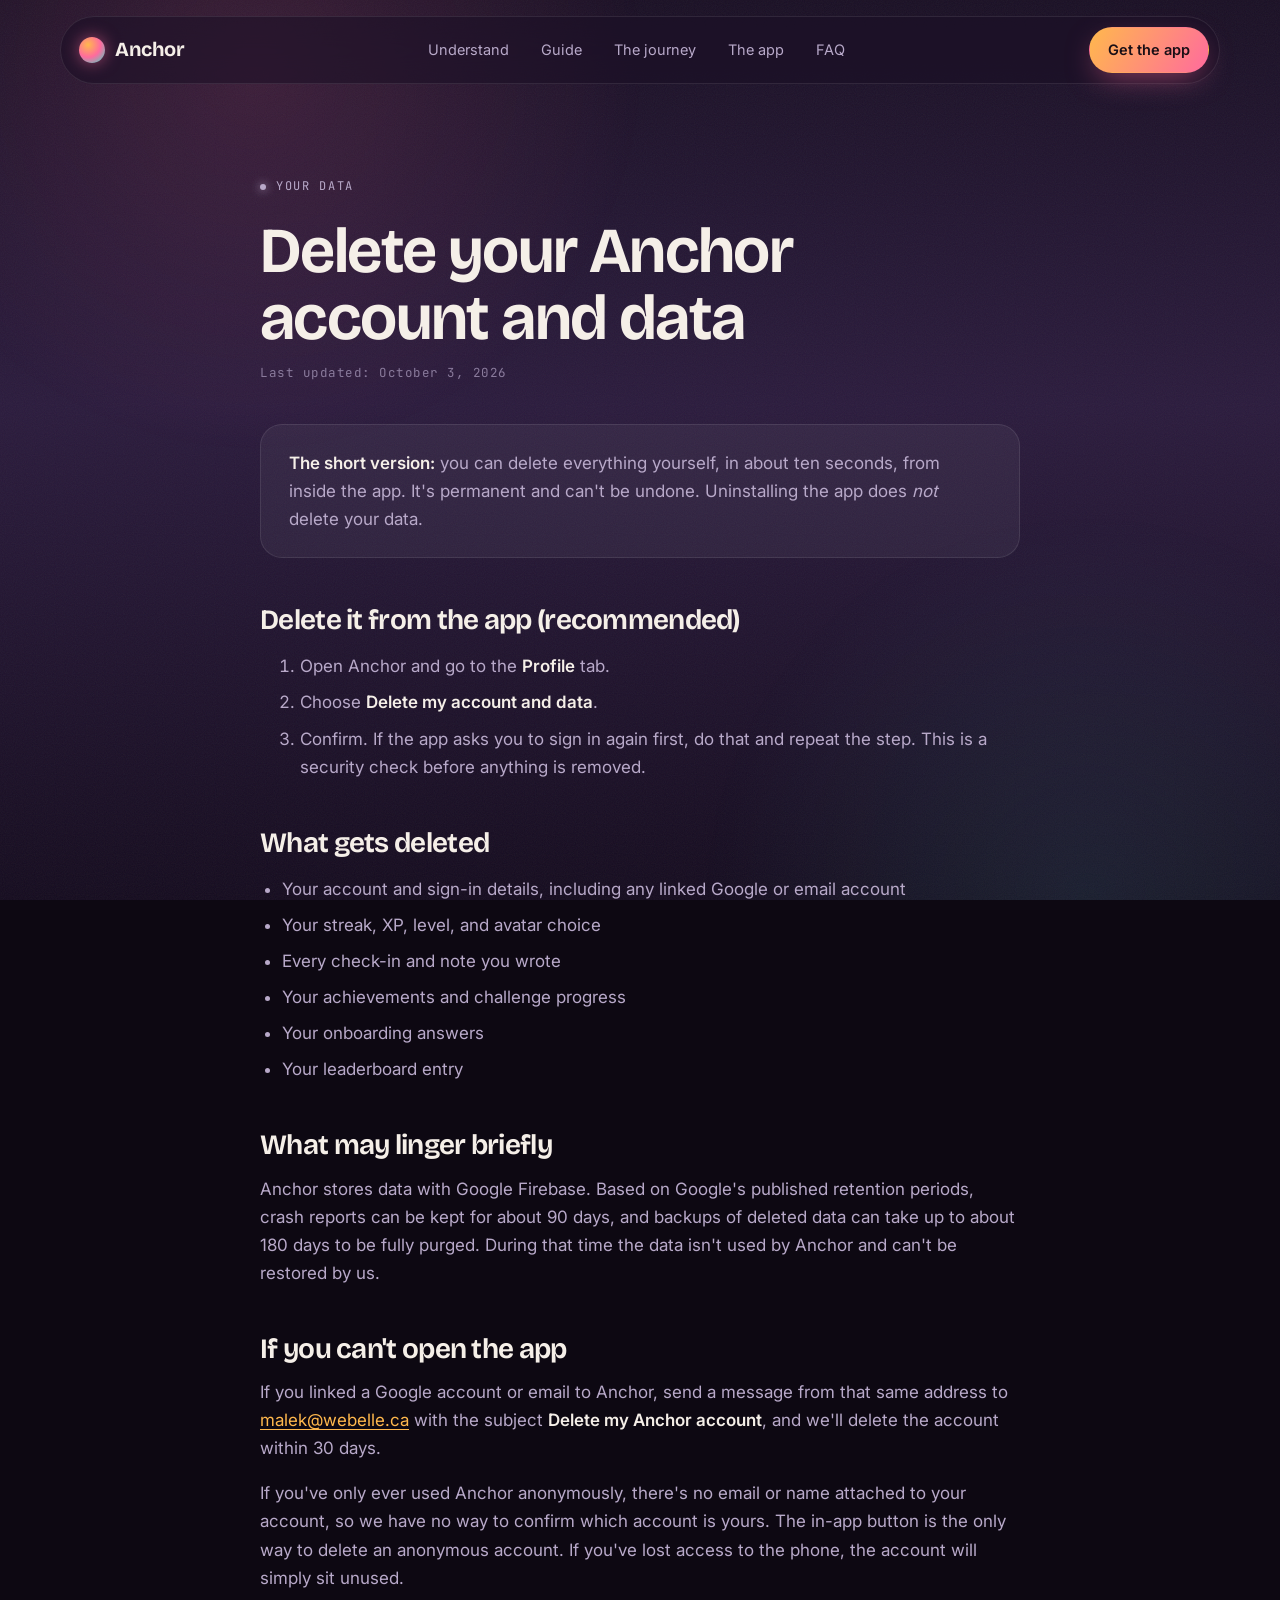
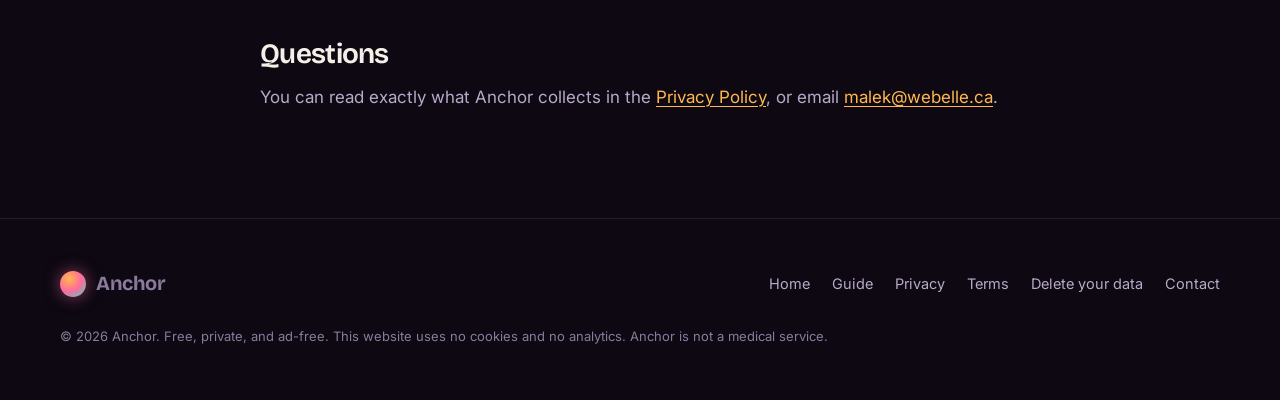
<file: delete-account.html>
<!doctype html>
<html lang="en" class="no-js">
  <head>
    <meta charset="utf-8" />
    <meta
      name="viewport"
      content="width=device-width, initial-scale=1, viewport-fit=cover"
    />
    <title>Delete Your Anchor Account and Data</title>
    <meta
      name="description"
      content="How to permanently delete your Anchor account and all data tied to it, from inside the app or by email."
    />
    <meta name="robots" content="index, follow" />
    <link
      rel="canonical"
      href="https://www.anchorrecoveryapp.com/delete-account"
    />
    <meta name="theme-color" content="#1A1025" />
    <meta name="color-scheme" content="dark" />
    <meta property="og:type" content="website" />
    <meta property="og:site_name" content="Anchor" />
    <meta property="og:title" content="Delete Your Anchor Account and Data" />
    <meta
      property="og:description"
      content="How to permanently delete your Anchor account and all data tied to it, from inside the app or by email."
    />
    <meta
      property="og:image"
      content="https://www.anchorrecoveryapp.com/assets/img/og-image.png"
    />
    <meta name="twitter:card" content="summary_large_image" />
    <link rel="icon" href="/favicon.ico" sizes="48x48" />
    <link rel="icon" href="/favicon.svg" type="image/svg+xml" />
    <link rel="apple-touch-icon" href="/apple-touch-icon.png" />
    <link rel="manifest" href="/site.webmanifest" />
    <link
      rel="preload"
      href="/assets/fonts/bricolage.woff2"
      as="font"
      type="font/woff2"
      crossorigin
    />
    <link rel="stylesheet" href="/assets/css/style.css" />
  </head>
  <body>
    <a class="skip-link" href="#main">Skip to content</a>
    <div class="ambient" aria-hidden="true"></div>
    <div class="grain" aria-hidden="true"></div>
    <header class="site-header">
      <nav class="nav" aria-label="Main">
        <a class="brand" href="/" aria-label="Anchor home"
          ><span class="brand__orb" aria-hidden="true"></span>Anchor</a
        >
        <ul class="nav__links" id="nav-links">
          <li><a href="/#understand">Understand</a></li>
          <li><a href="/guide.html">Guide</a></li>
          <li><a href="/#journey">The journey</a></li>
          <li><a href="/#app">The app</a></li>
          <li><a href="/#faq">FAQ</a></li>
        </ul>
        <a
          class="btn btn--primary nav__cta"
          href="https://play.google.com/store/apps/details?id=com.anchorrecovery.app"
          rel="noopener"
          >Get the app</a
        >
        <button
          class="nav__toggle"
          type="button"
          aria-expanded="false"
          aria-controls="nav-links"
          aria-label="Open menu"
        >
          <span></span>
        </button>
      </nav>
    </header>
    <main id="main" class="page">
      <article class="container prose">
        <p class="eyebrow">Your data</p>
        <h1>Delete your Anchor account and data</h1>
        <p class="updated">Last updated: October 3, 2026</p>

        <div class="summary">
          <p>
            <strong>The short version:</strong> you can delete everything
            yourself, in about ten seconds, from inside the app. It's permanent
            and can't be undone. Uninstalling the app does <em>not</em> delete
            your data.
          </p>
        </div>

        <h2>Delete it from the app (recommended)</h2>
        <ol>
          <li>Open Anchor and go to the <strong>Profile</strong> tab.</li>
          <li>Choose <strong>Delete my account and data</strong>.</li>
          <li>
            Confirm. If the app asks you to sign in again first, do that and
            repeat the step. This is a security check before anything is
            removed.
          </li>
        </ol>

        <h2>What gets deleted</h2>
        <ul>
          <li>
            Your account and sign-in details, including any linked Google or
            email account
          </li>
          <li>Your streak, XP, level, and avatar choice</li>
          <li>Every check-in and note you wrote</li>
          <li>Your achievements and challenge progress</li>
          <li>Your onboarding answers</li>
          <li>Your leaderboard entry</li>
        </ul>

        <h2>What may linger briefly</h2>
        <p>
          Anchor stores data with Google Firebase. Based on Google's published
          retention periods, crash reports can be kept for about 90 days, and
          backups of deleted data can take up to about 180 days to be fully
          purged. During that time the data isn't used by Anchor and can't be
          restored by us.
        </p>

        <h2>If you can't open the app</h2>
        <p>
          If you linked a Google account or email to Anchor, send a message from
          that same address to
          <a href="mailto:malek@webelle.ca">malek@webelle.ca</a> with the
          subject <strong>Delete my Anchor account</strong>, and we'll delete
          the account within 30 days.
        </p>
        <p>
          If you've only ever used Anchor anonymously, there's no email or name
          attached to your account, so we have no way to confirm which account
          is yours. The in-app button is the only way to delete an anonymous
          account. If you've lost access to the phone, the account will simply
          sit unused.
        </p>

        <h2>Questions</h2>
        <p>
          You can read exactly what Anchor collects in the
          <a href="/privacy.html">Privacy Policy</a>, or email
          <a href="mailto:malek@webelle.ca">malek@webelle.ca</a>.
        </p>
      </article>
    </main>
    <footer class="site-footer">
      <div class="container">
        <div class="footer__grid">
          <a class="brand" href="/" aria-label="Anchor home"
            ><span class="brand__orb" aria-hidden="true"></span>Anchor</a
          >
          <ul class="footer__links">
            <li><a href="/">Home</a></li>
            <li><a href="/guide.html">Guide</a></li>
            <li><a href="/privacy.html">Privacy</a></li>
            <li><a href="/terms.html">Terms</a></li>
            <li><a href="/delete-account.html">Delete your data</a></li>
            <li><a href="mailto:malek@webelle.ca">Contact</a></li>
          </ul>
        </div>
        <p class="footer__note">
          © <span data-year>2026</span> Anchor. Free, private, and ad-free. This
          website uses no cookies and no analytics. Anchor is not a medical
          service.
        </p>
      </div>
    </footer>
    <script src="/assets/js/main.js" defer></script>
  </body>
</html>
</file>
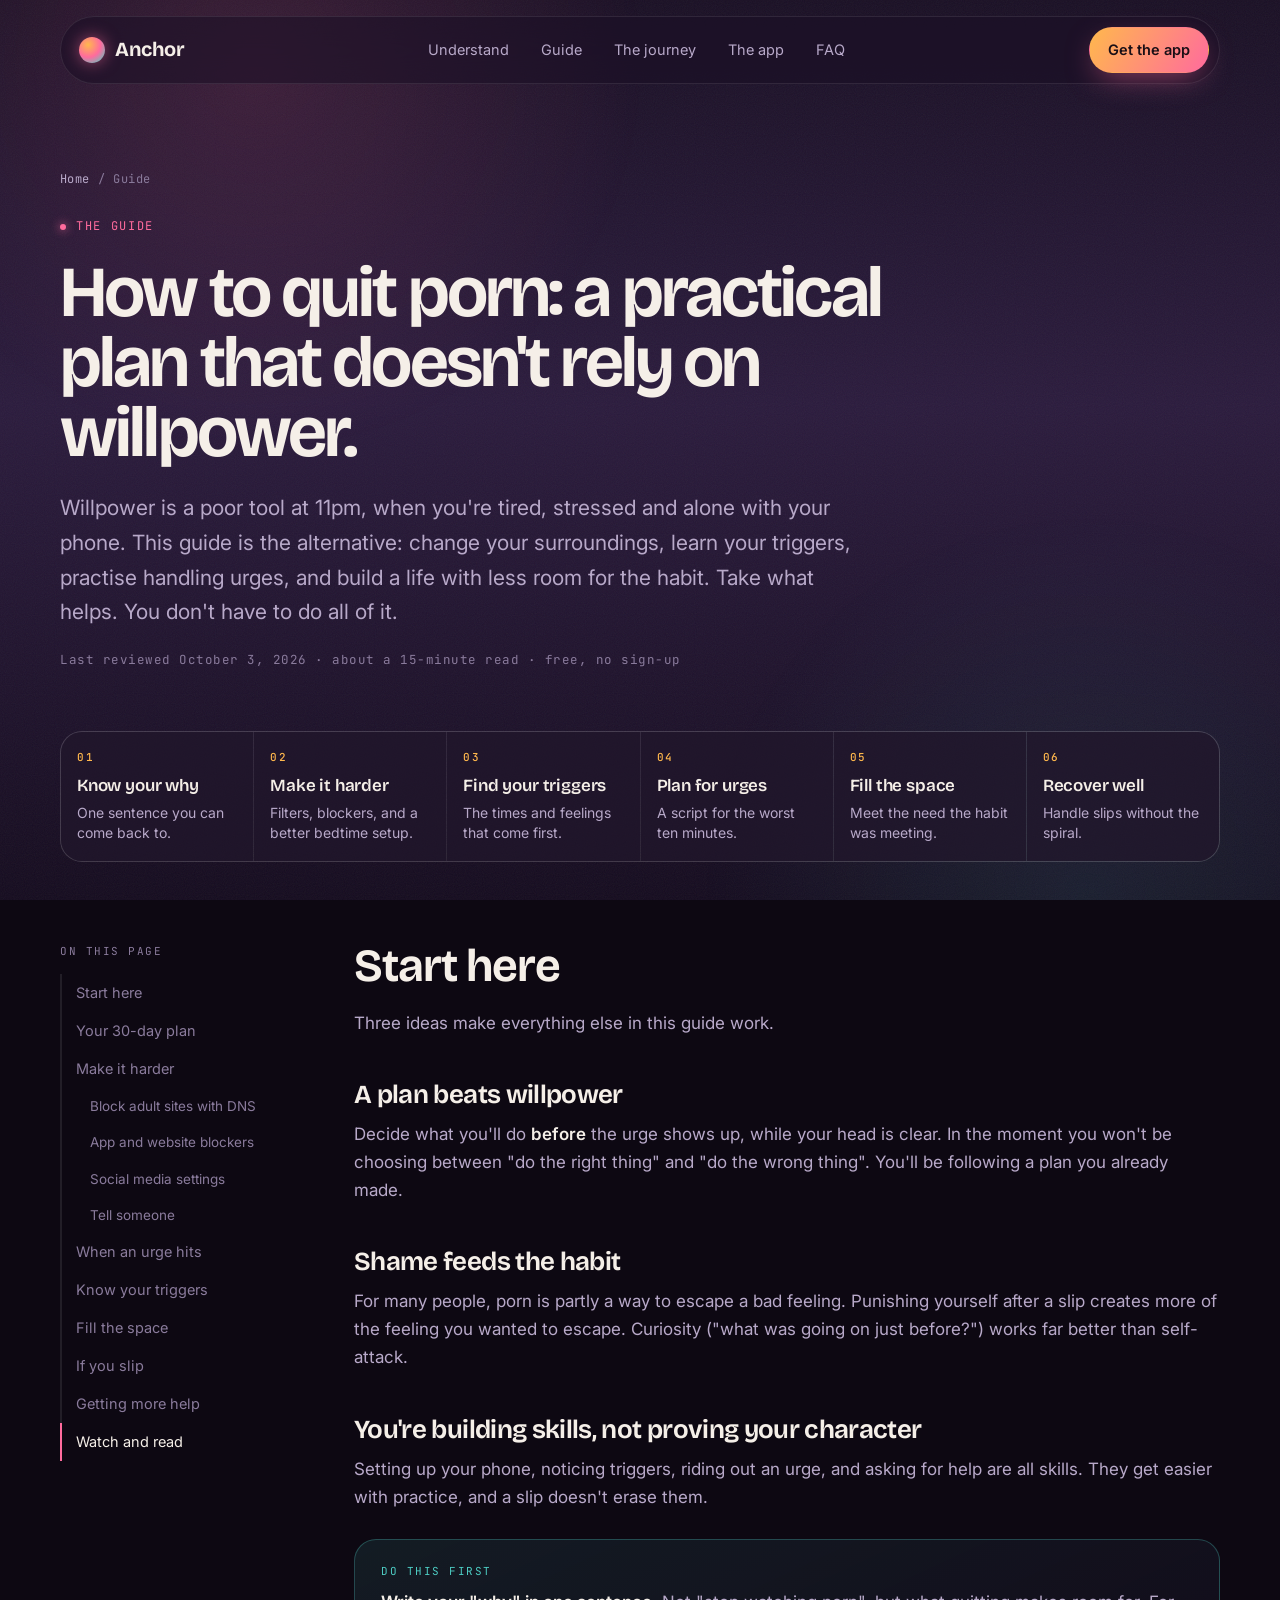
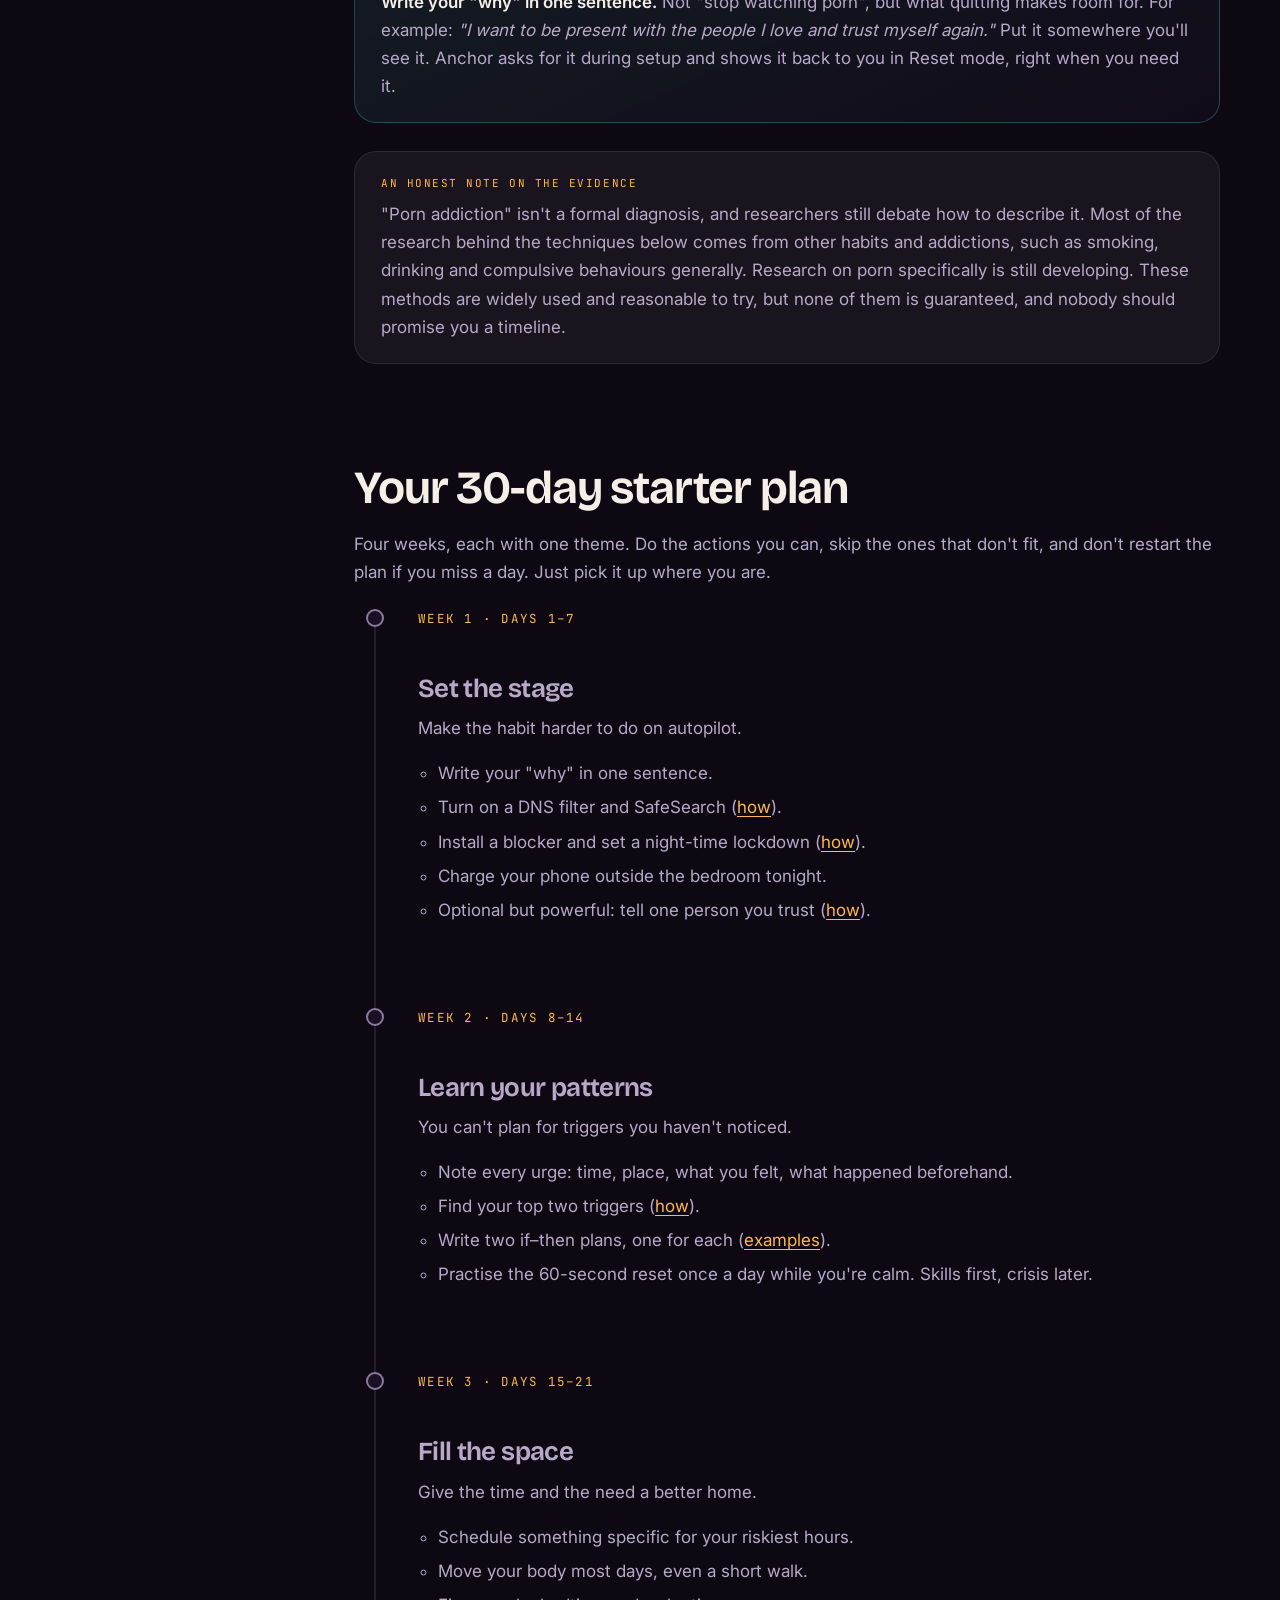
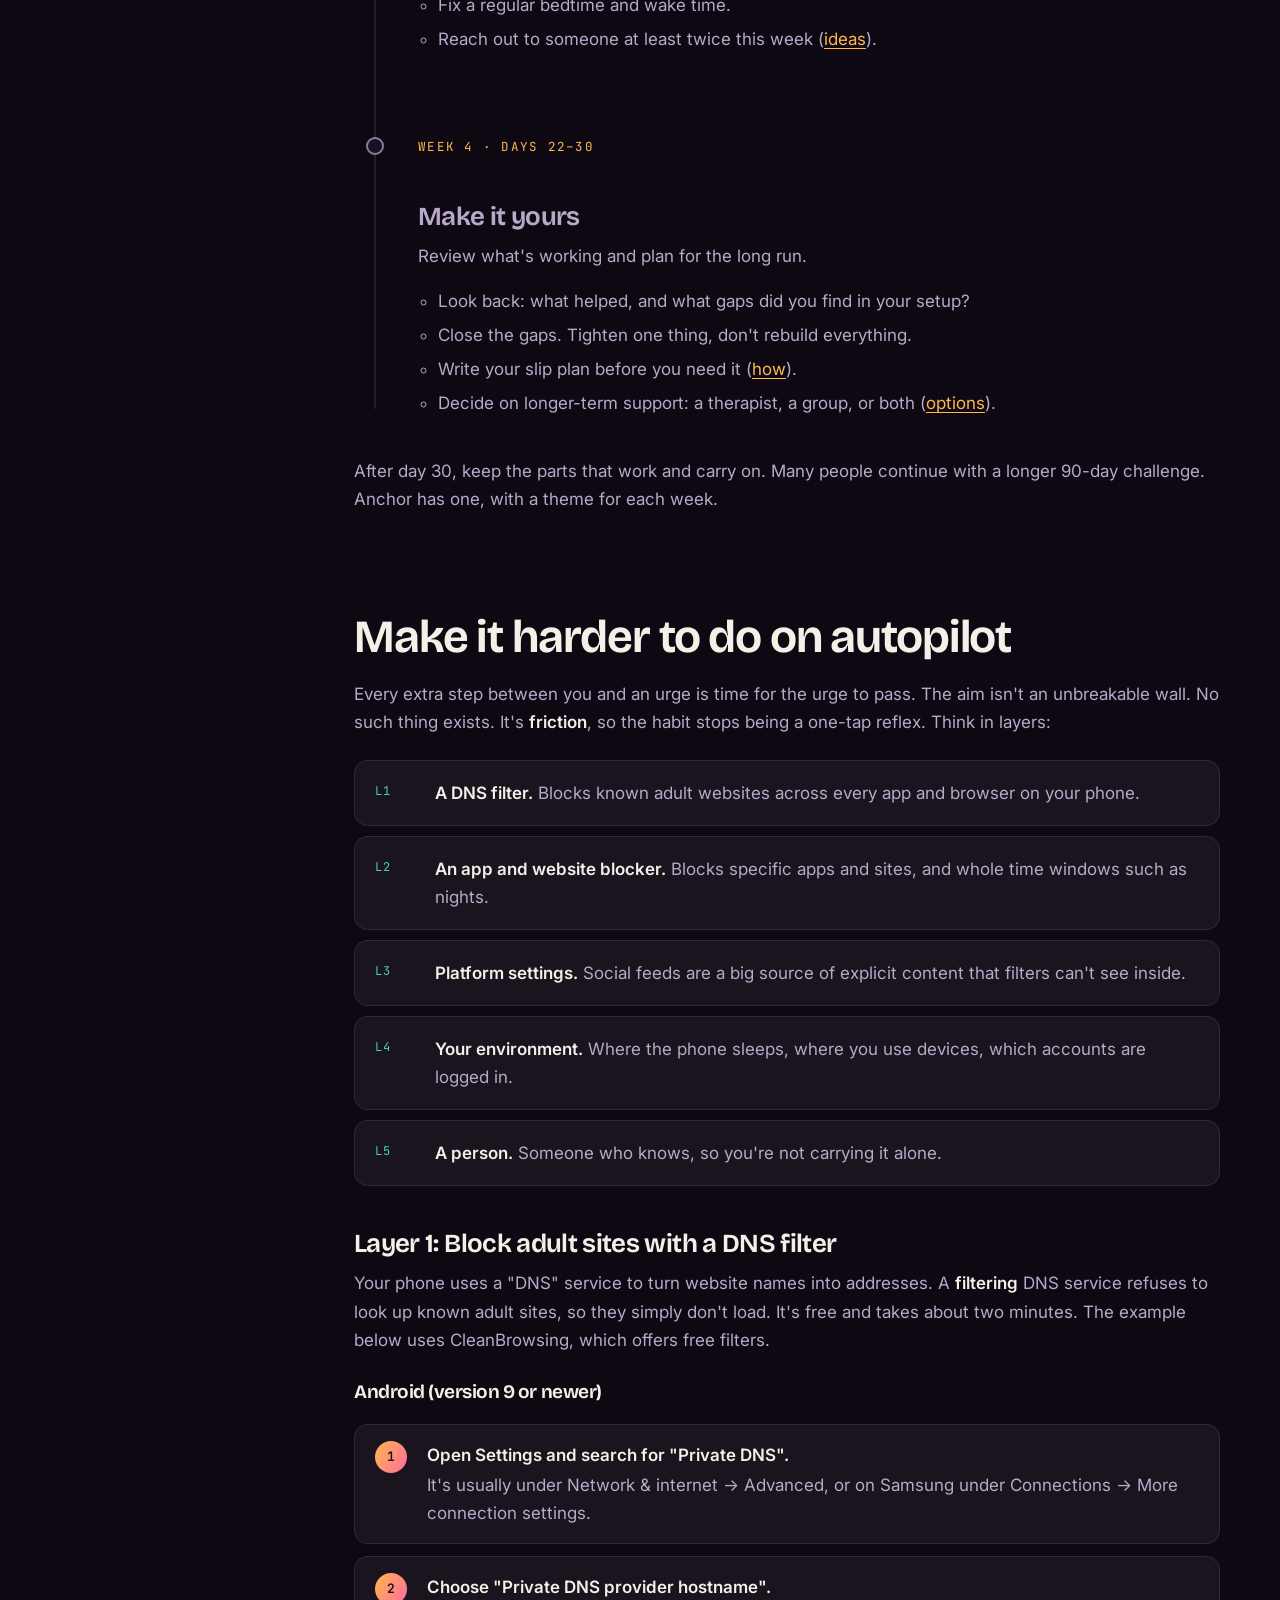
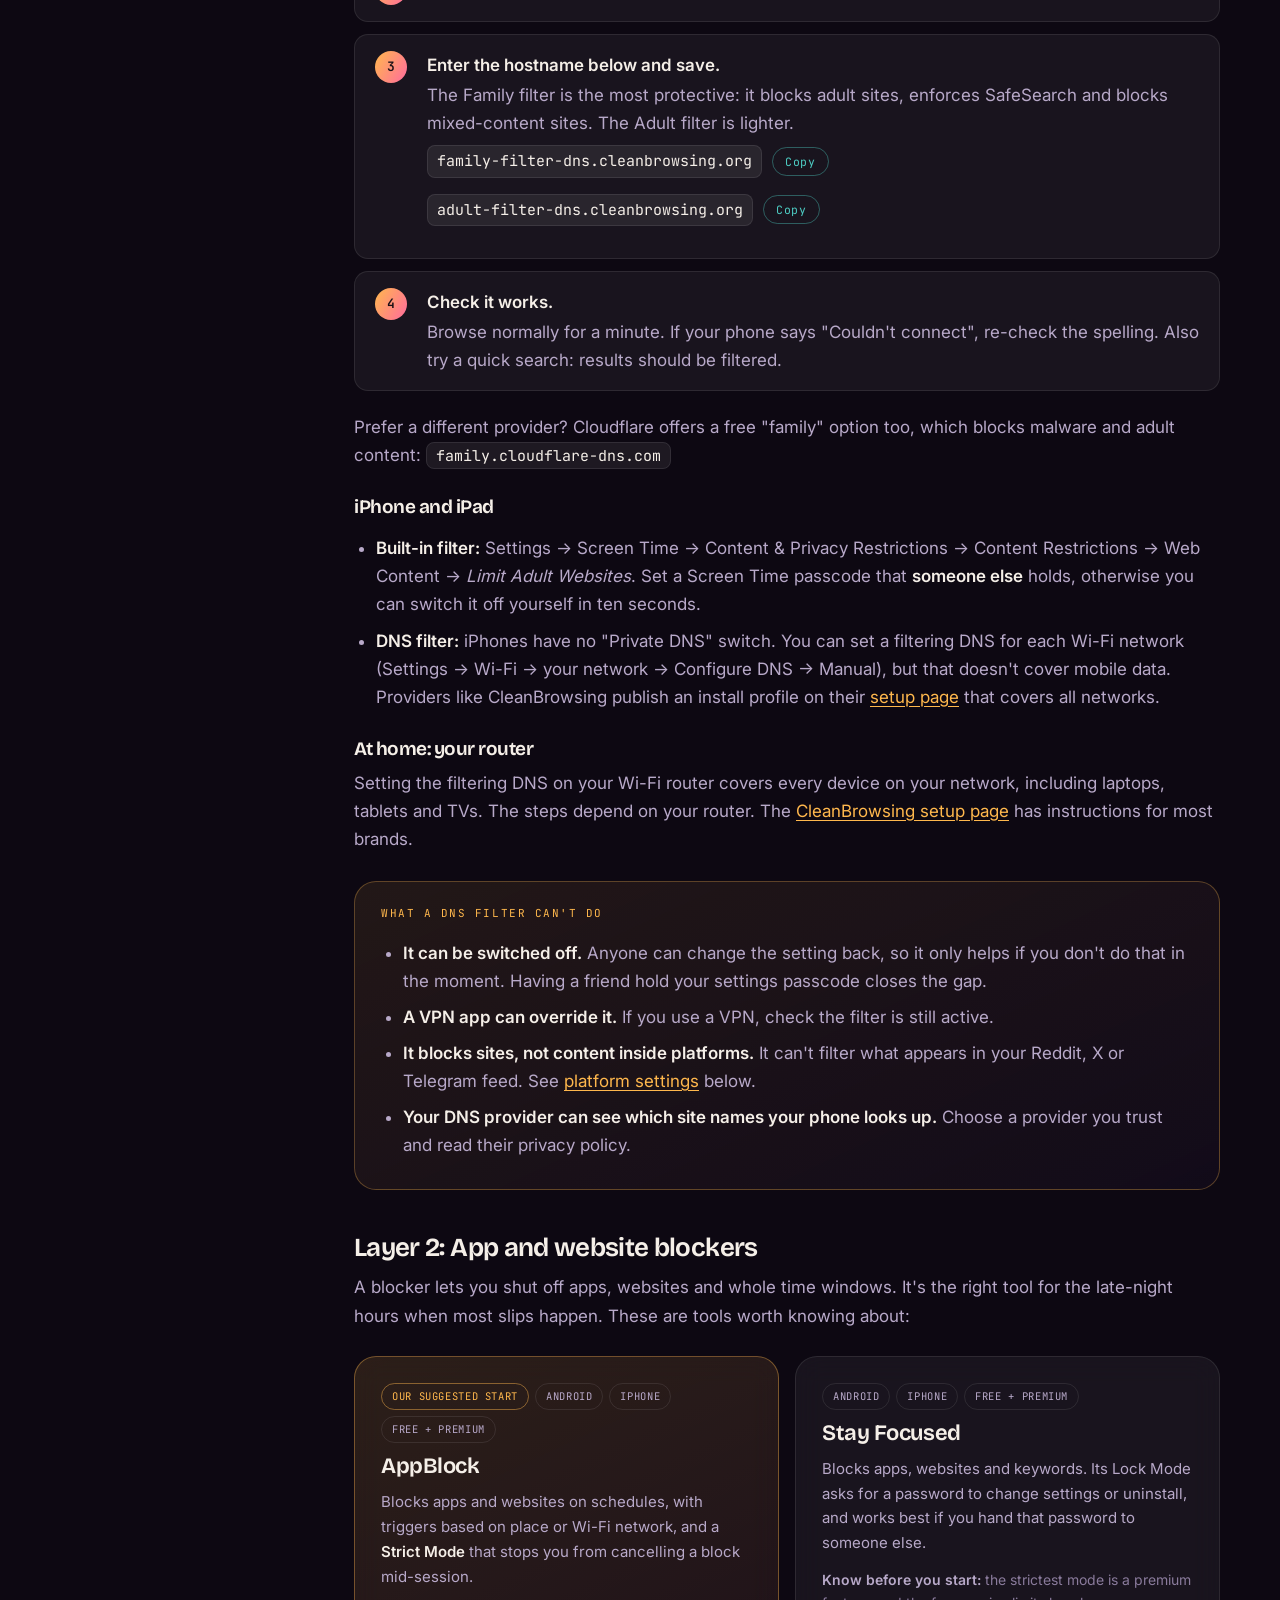
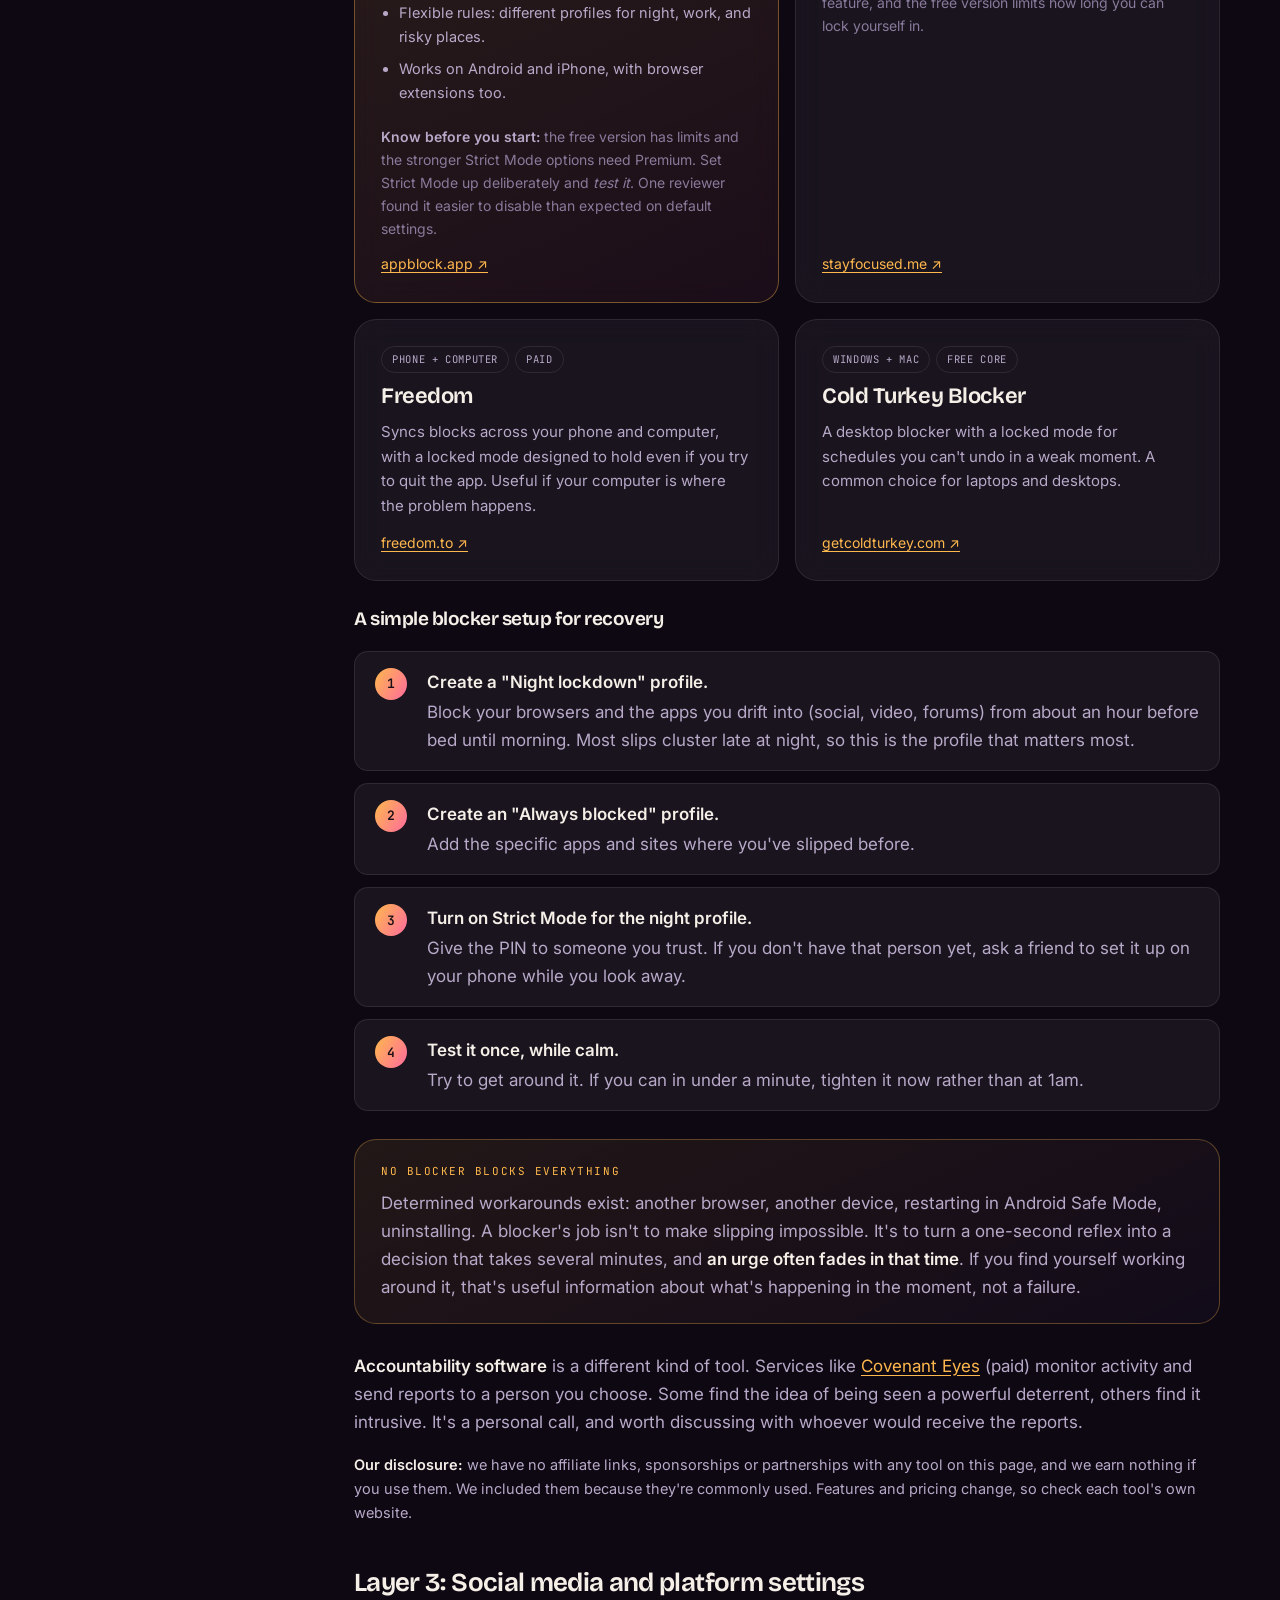
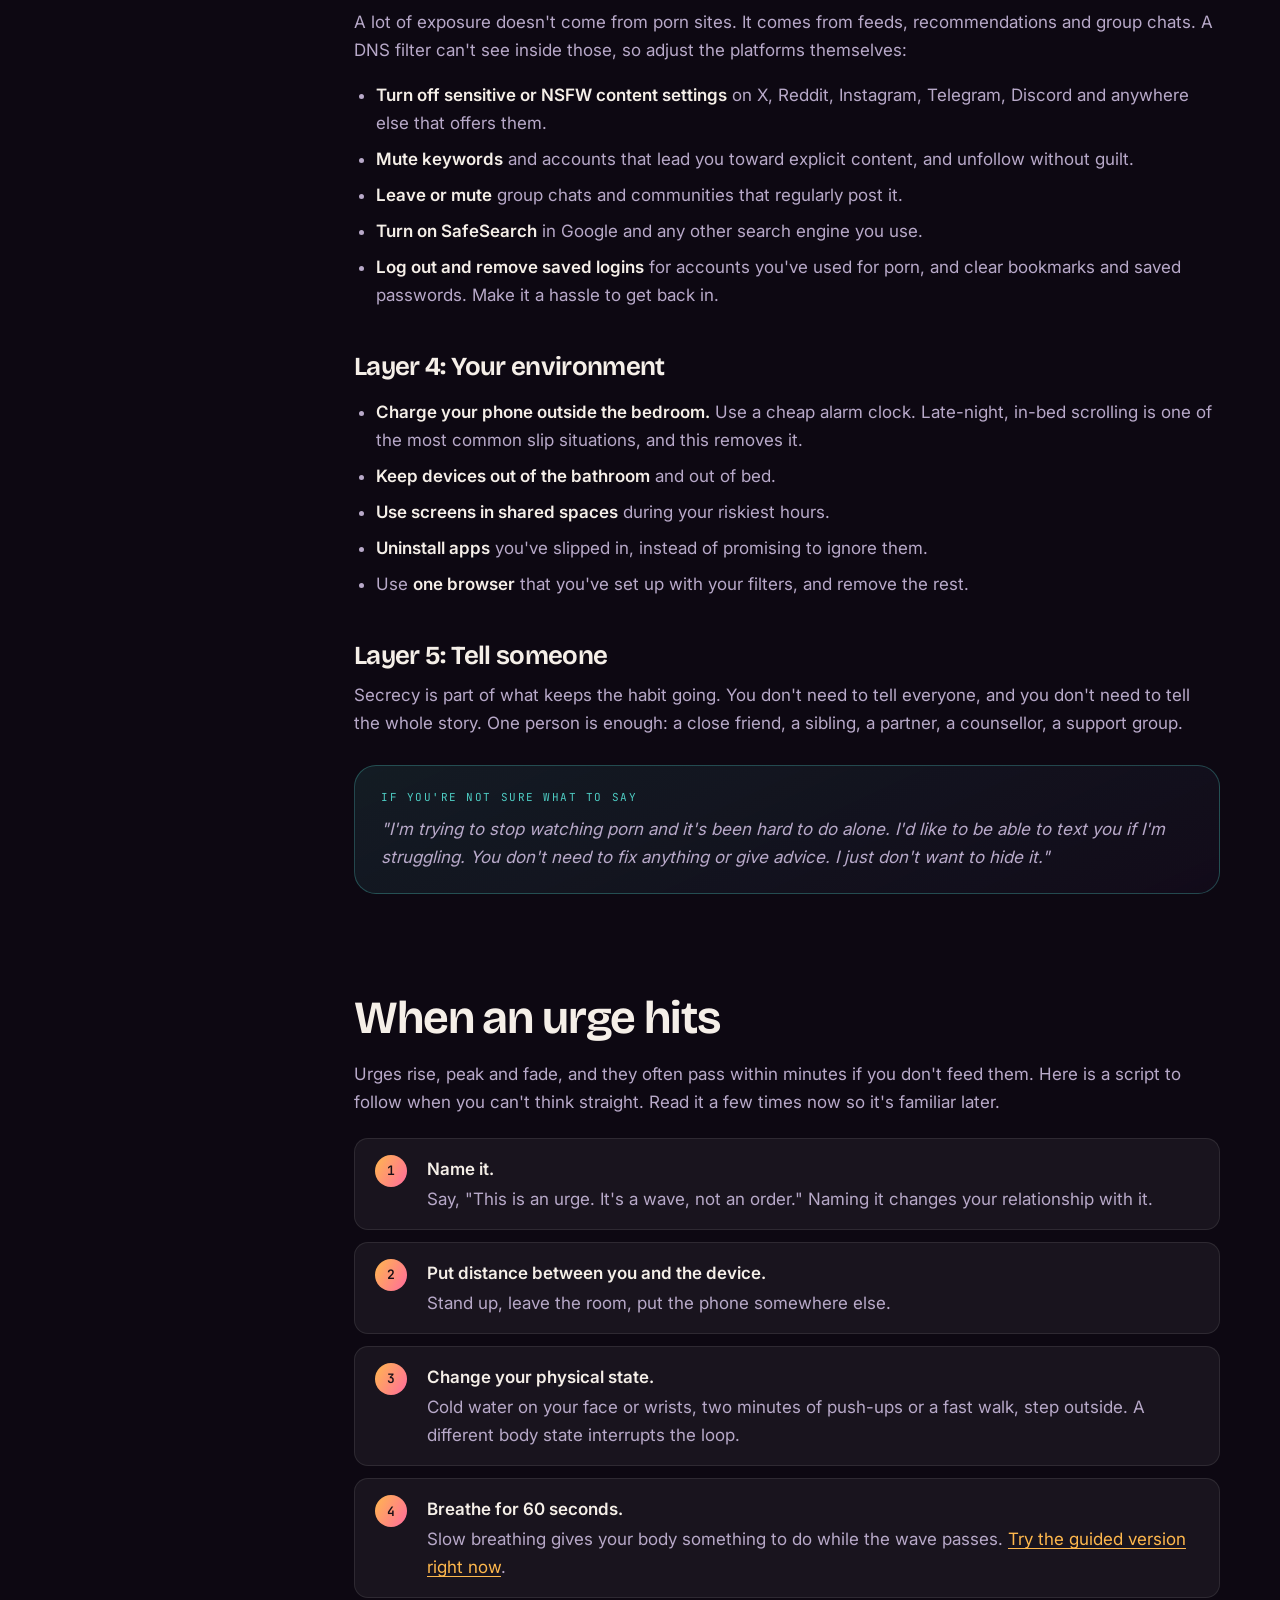
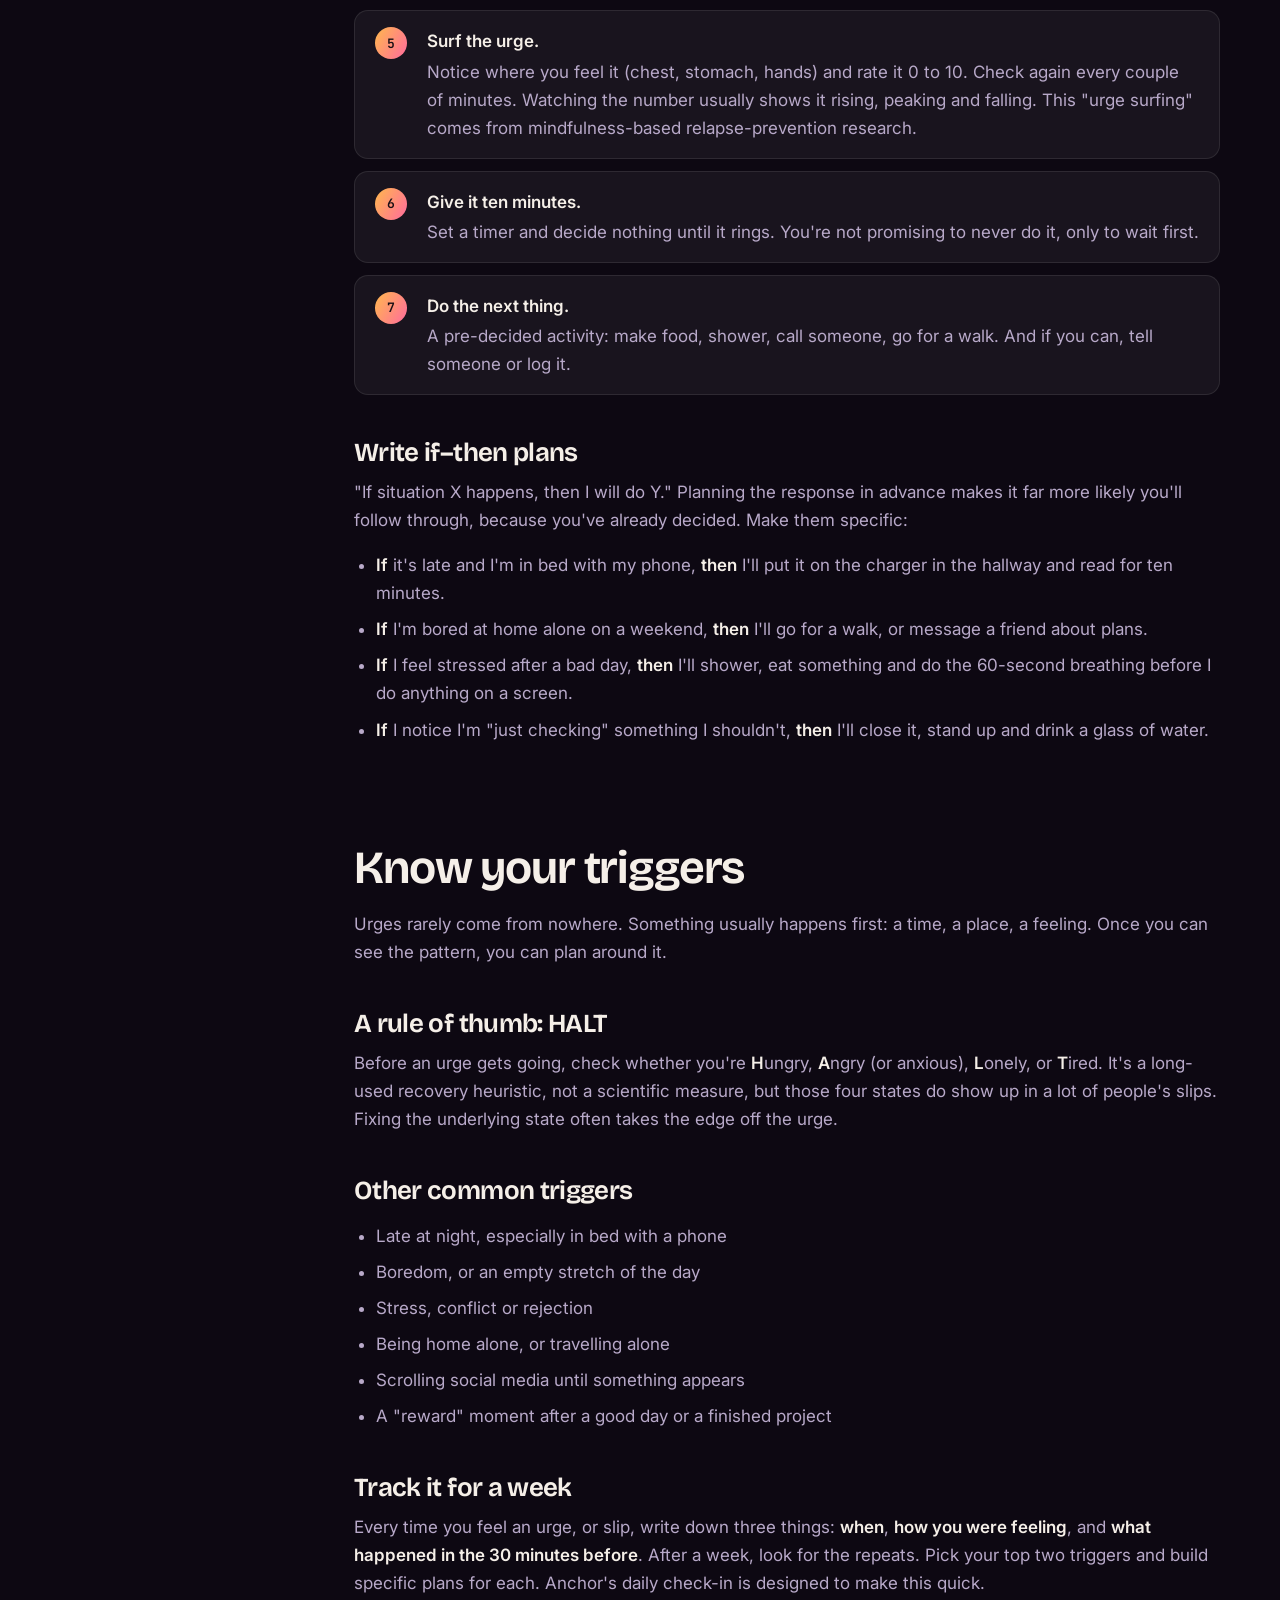
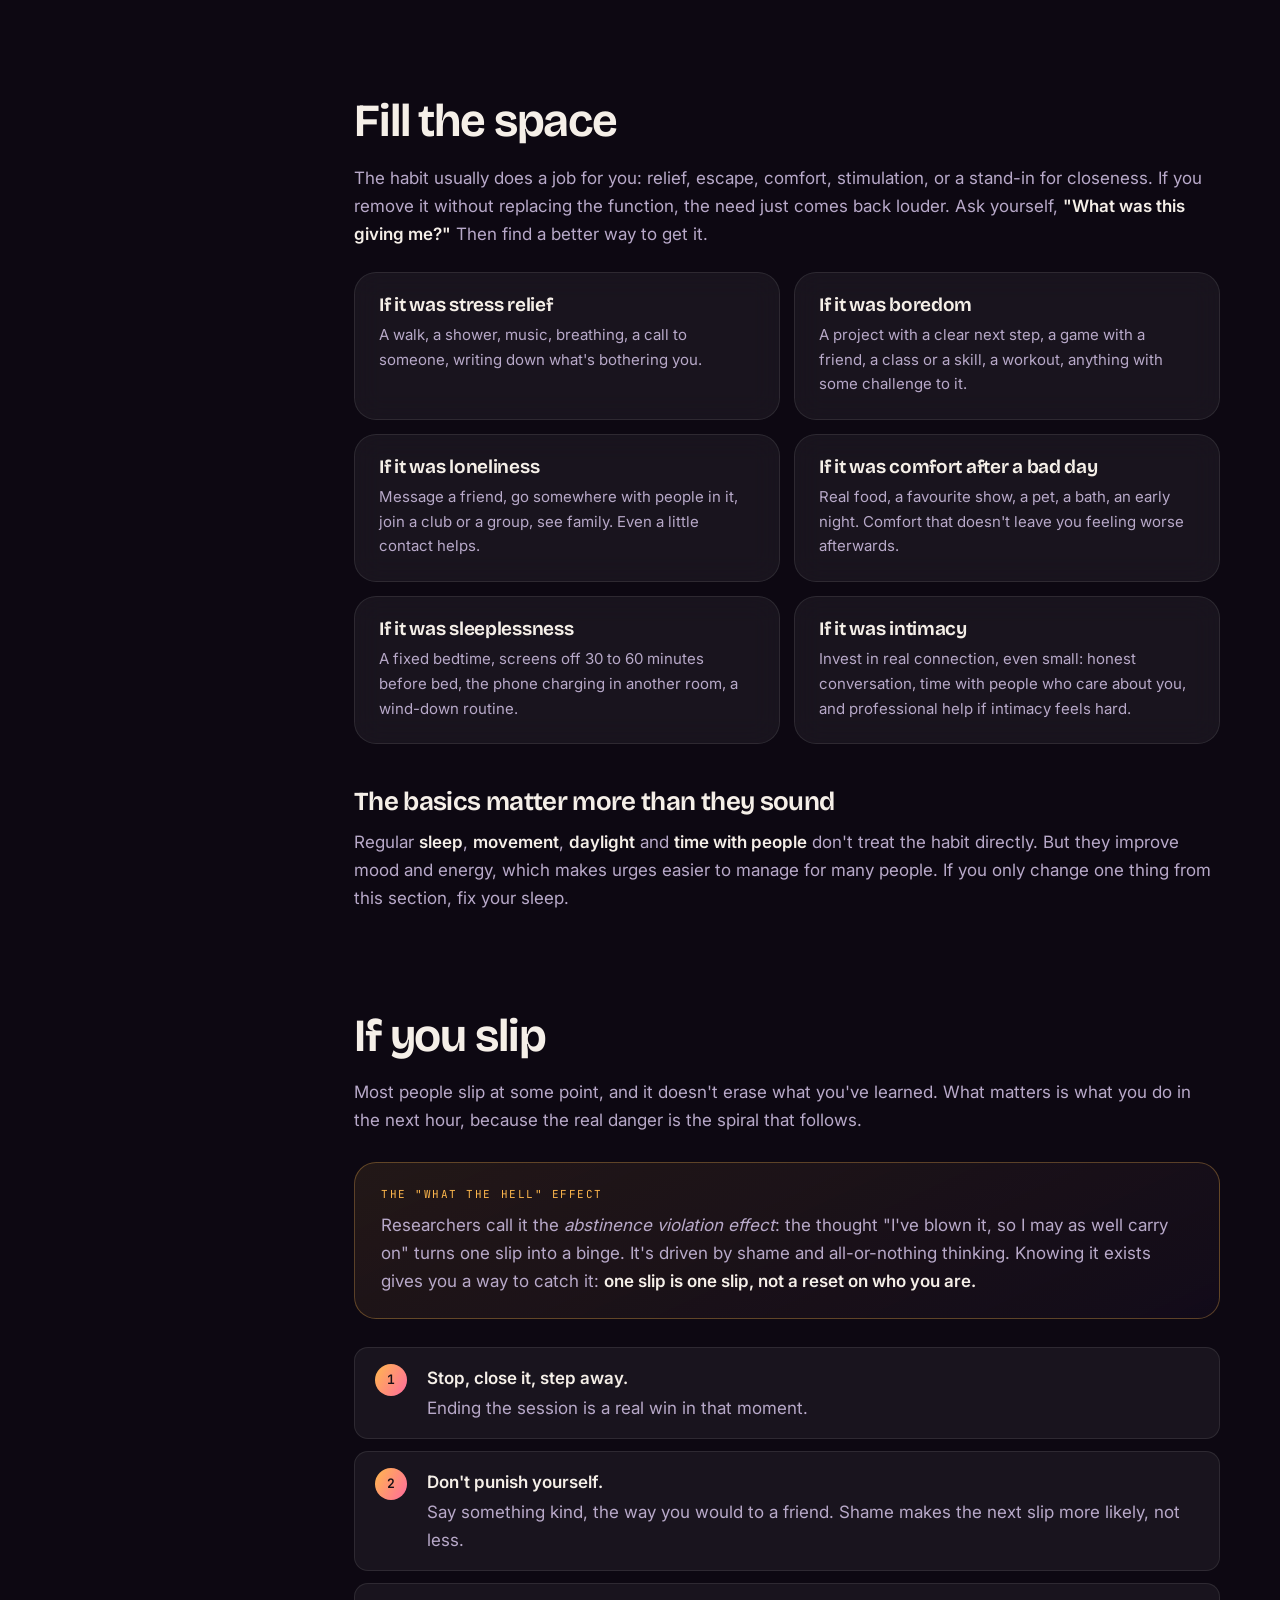
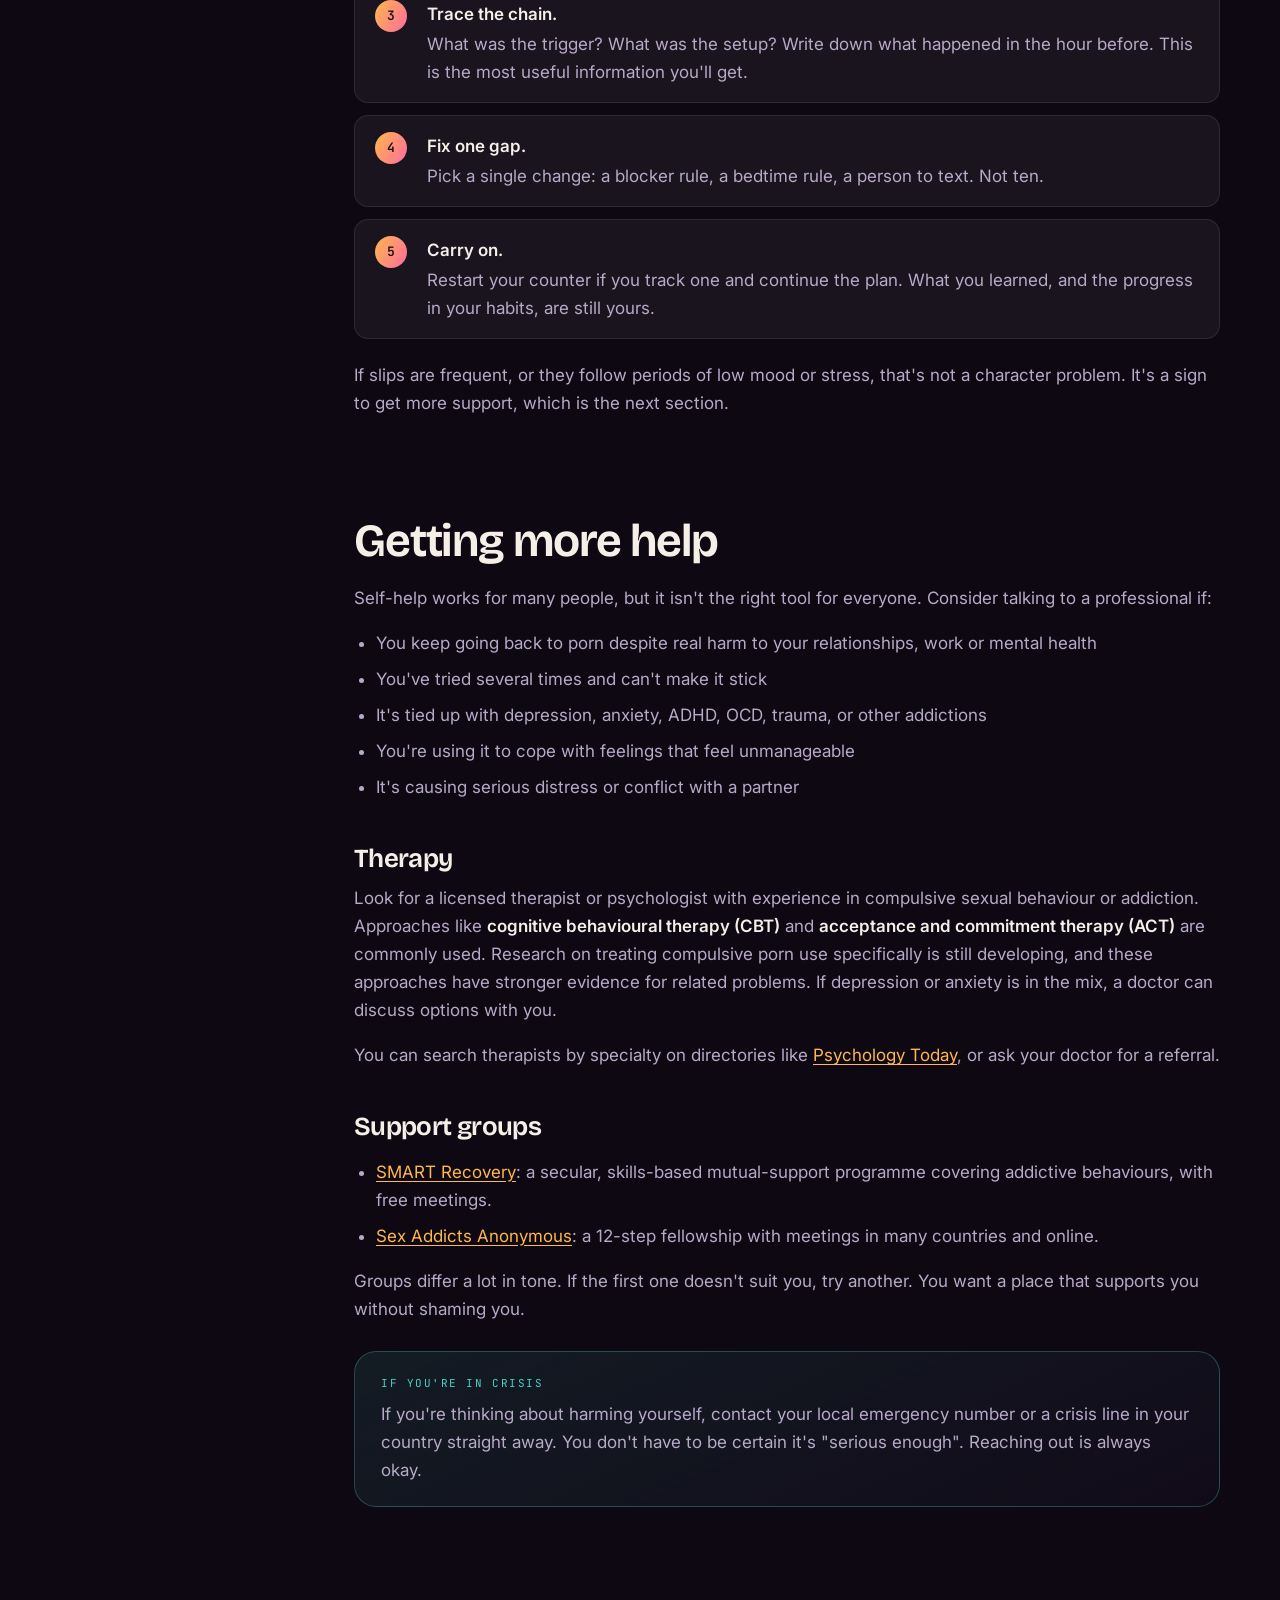
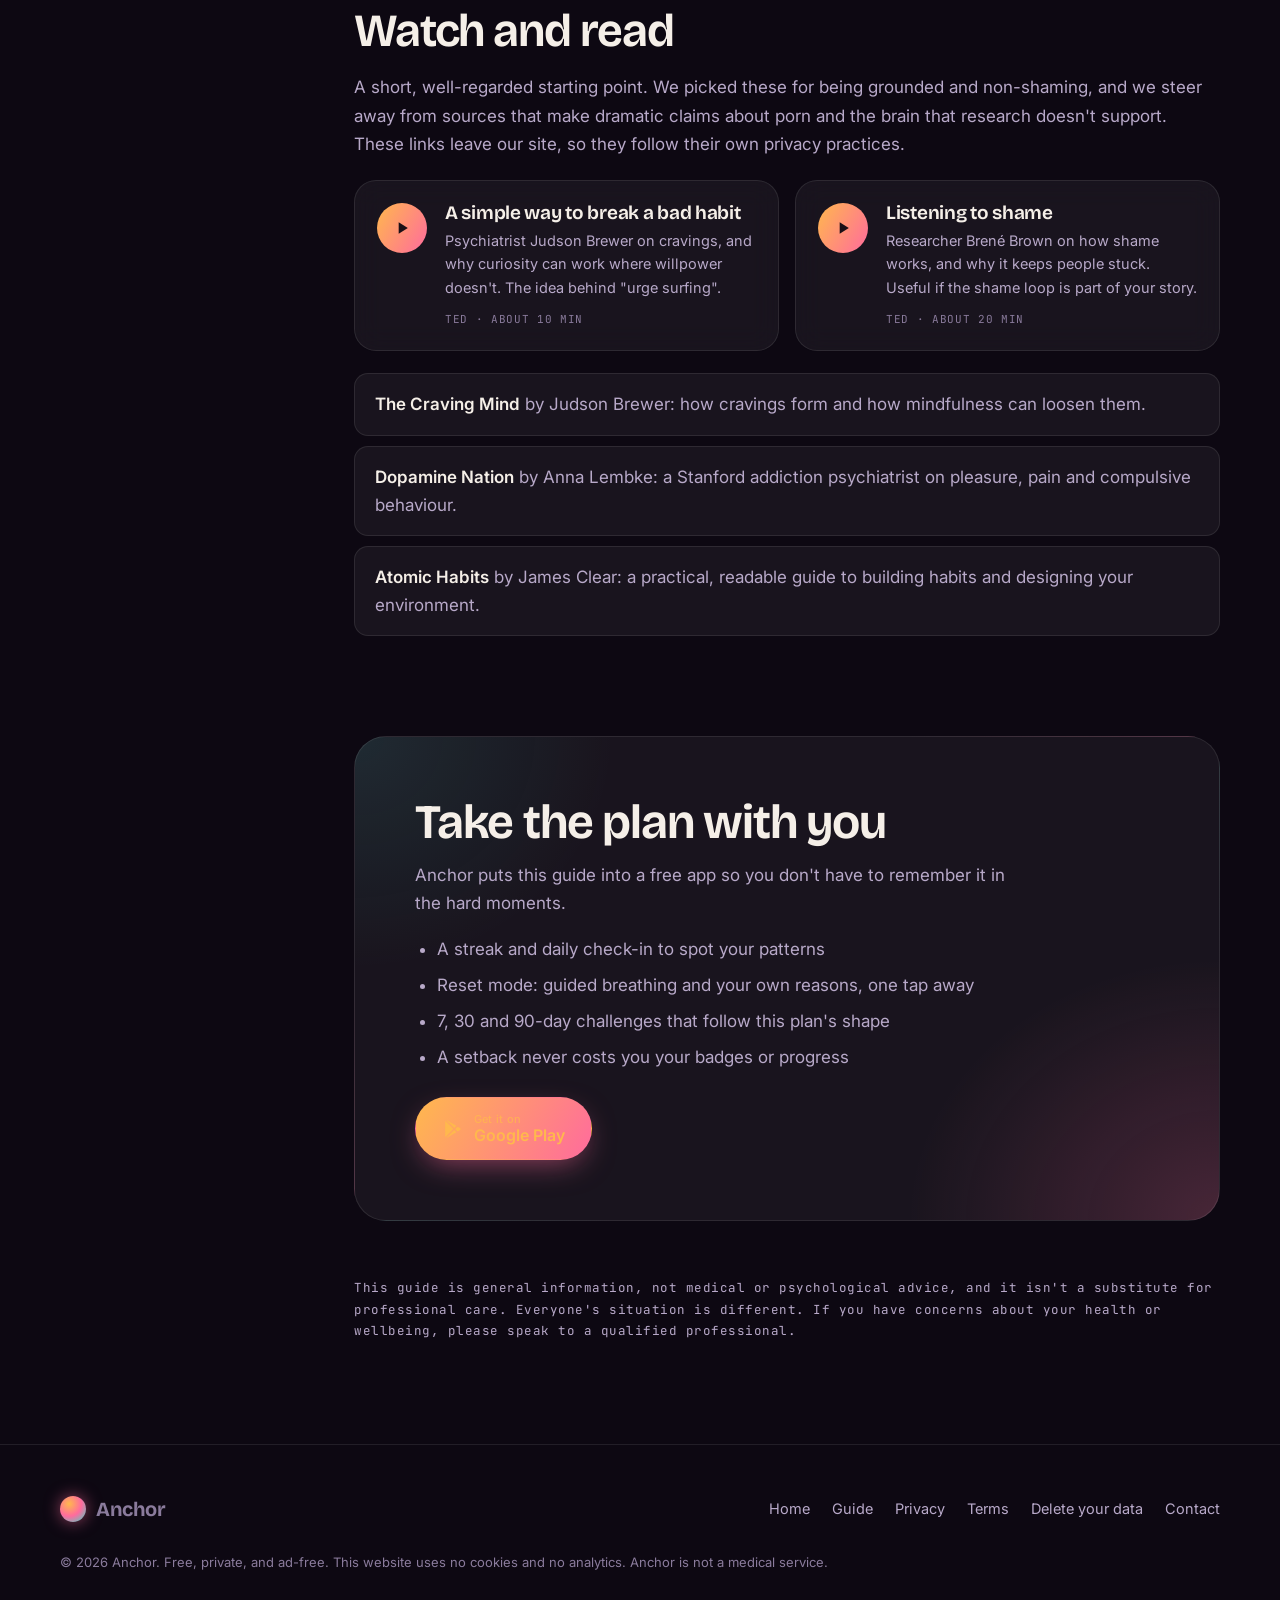
<file: guide.html>
<!doctype html>
<html lang="en" class="no-js">
  <head>
    <meta charset="utf-8" />
    <meta
      name="viewport"
      content="width=device-width, initial-scale=1, viewport-fit=cover"
    />
    <title>How to Quit Porn: A Practical Plan, Tools &amp; Tips | Anchor</title>
    <meta
      name="description"
      content="A free, step-by-step plan to quit porn: set up a DNS filter and blockers, handle urges, find your triggers, recover from slips, and know when to get help."
    />
    <meta name="robots" content="index, follow" />
    <link rel="canonical" href="https://www.anchorrecoveryapp.com/guide" />
    <meta name="theme-color" content="#1A1025" />
    <meta name="color-scheme" content="dark" />
    <meta property="og:type" content="article" />
    <meta property="og:site_name" content="Anchor" />
    <meta
      property="og:title"
      content="How to Quit Porn: A Practical Plan, Tools &amp; Tips"
    />
    <meta
      property="og:description"
      content="A free, step-by-step plan to quit porn: set up a DNS filter and blockers, handle urges, find your triggers, recover from slips, and know when to get help."
    />
    <meta
      property="og:image"
      content="https://www.anchorrecoveryapp.com/assets/img/og-image.png"
    />
    <meta name="twitter:card" content="summary_large_image" />
    <link rel="icon" href="/favicon.ico" sizes="48x48" />
    <link rel="icon" href="/favicon.svg" type="image/svg+xml" />
    <link rel="apple-touch-icon" href="/apple-touch-icon.png" />
    <link rel="manifest" href="/site.webmanifest" />
    <link
      rel="preload"
      href="/assets/fonts/bricolage.woff2"
      as="font"
      type="font/woff2"
      crossorigin
    />
    <link rel="stylesheet" href="/assets/css/style.css" />
    <script type="application/ld+json">
      {
        "@context": "https://schema.org",
        "@graph": [
          {
            "@type": "Article",
            "@id": "https://www.anchorrecoveryapp.com/guide#article",
            "headline": "How to quit porn: a practical plan that doesn't rely on willpower",
            "description": "A free, step-by-step plan to quit porn: set up a DNS filter and blockers, handle urges, find your triggers, recover from slips, and know when to get help.",
            "datePublished": "2026-10-03",
            "dateModified": "2026-10-03",
            "inLanguage": "en",
            "mainEntityOfPage": "https://www.anchorrecoveryapp.com/guide",
            "image": "https://www.anchorrecoveryapp.com/assets/img/og-image.png",
            "author": {
              "@type": "Organization",
              "name": "Anchor",
              "url": "https://www.anchorrecoveryapp.com/"
            },
            "publisher": {
              "@type": "Organization",
              "name": "Anchor",
              "url": "https://www.anchorrecoveryapp.com/",
              "logo": {
                "@type": "ImageObject",
                "url": "https://www.anchorrecoveryapp.com/android-chrome-512x512.png"
              }
            }
          },
          {
            "@type": "BreadcrumbList",
            "itemListElement": [
              {
                "@type": "ListItem",
                "position": 1,
                "name": "Home",
                "item": "https://www.anchorrecoveryapp.com/"
              },
              {
                "@type": "ListItem",
                "position": 2,
                "name": "Guide",
                "item": "https://www.anchorrecoveryapp.com/guide"
              }
            ]
          }
        ]
      }
    </script>
  </head>
  <body>
    <a class="skip-link" href="#main">Skip to content</a>
    <div class="ambient" aria-hidden="true"></div>
    <div class="grain" aria-hidden="true"></div>
    <header class="site-header">
      <nav class="nav" aria-label="Main">
        <a class="brand" href="/" aria-label="Anchor home"
          ><span class="brand__orb" aria-hidden="true"></span>Anchor</a
        >
        <ul class="nav__links" id="nav-links">
          <li><a href="/#understand">Understand</a></li>
          <li><a href="/guide.html">Guide</a></li>
          <li><a href="/#journey">The journey</a></li>
          <li><a href="/#app">The app</a></li>
          <li><a href="/#faq">FAQ</a></li>
        </ul>
        <a
          class="btn btn--primary nav__cta"
          href="https://play.google.com/store/apps/details?id=com.anchorrecovery.app"
          rel="noopener"
          >Get the app</a
        >
        <button
          class="nav__toggle"
          type="button"
          aria-expanded="false"
          aria-controls="nav-links"
          aria-label="Open menu"
        >
          <span></span>
        </button>
      </nav>
    </header>
    <main id="main" class="page">
      <div class="container">
        <header class="guide-hero">
          <nav class="crumbs" aria-label="Breadcrumb">
            <a href="/">Home</a><span aria-hidden="true">/</span>Guide
          </nav>
          <p class="eyebrow">The guide</p>
          <h1>
            How to quit porn: a practical plan that doesn't rely on willpower.
          </h1>
          <p class="lede">
            Willpower is a poor tool at 11pm, when you're tired, stressed and
            alone with your phone. This guide is the alternative: change your
            surroundings, learn your triggers, practise handling urges, and
            build a life with less room for the habit. Take what helps. You
            don't have to do all of it.
          </p>
          <p class="guide-meta">
            Last reviewed October 3, 2026 · about a 15-minute read · free, no
            sign-up
          </p>
        </header>

        <ol class="glance" aria-label="The plan at a glance">
          <li>
            <b>01</b><strong>Know your why</strong>One sentence you can come
            back to.
          </li>
          <li>
            <b>02</b><strong>Make it harder</strong>Filters, blockers, and a
            better bedtime setup.
          </li>
          <li>
            <b>03</b><strong>Find your triggers</strong>The times and feelings
            that come first.
          </li>
          <li>
            <b>04</b><strong>Plan for urges</strong>A script for the worst ten
            minutes.
          </li>
          <li>
            <b>05</b><strong>Fill the space</strong>Meet the need the habit was
            meeting.
          </li>
          <li>
            <b>06</b><strong>Recover well</strong>Handle slips without the
            spiral.
          </li>
        </ol>

        <div class="guide-layout">
          <aside>
            <nav class="toc" aria-label="On this page">
              <p class="toc__label">On this page</p>
              <ul>
                <li><a href="#start">Start here</a></li>
                <li><a href="#plan">Your 30-day plan</a></li>
                <li><a href="#setup">Make it harder</a></li>
                <li class="toc-sub">
                  <a href="#dns">Block adult sites with DNS</a>
                </li>
                <li class="toc-sub">
                  <a href="#blockers">App and website blockers</a>
                </li>
                <li class="toc-sub">
                  <a href="#platforms">Social media settings</a>
                </li>
                <li class="toc-sub"><a href="#people">Tell someone</a></li>
                <li><a href="#urges">When an urge hits</a></li>
                <li><a href="#triggers">Know your triggers</a></li>
                <li><a href="#life">Fill the space</a></li>
                <li><a href="#slips">If you slip</a></li>
                <li><a href="#help">Getting more help</a></li>
                <li><a href="#watch">Watch and read</a></li>
              </ul>
            </nav>
          </aside>

          <article class="guide-body">
            <!-- START -->
            <section
              class="guide-section"
              id="start"
              aria-labelledby="start-title"
            >
              <h2 id="start-title">Start here</h2>
              <p>Three ideas make everything else in this guide work.</p>
              <h3>A plan beats willpower</h3>
              <p>
                Decide what you'll do <strong>before</strong> the urge shows up,
                while your head is clear. In the moment you won't be choosing
                between "do the right thing" and "do the wrong thing". You'll be
                following a plan you already made.
              </p>
              <h3>Shame feeds the habit</h3>
              <p>
                For many people, porn is partly a way to escape a bad feeling.
                Punishing yourself after a slip creates more of the feeling you
                wanted to escape. Curiosity ("what was going on just before?")
                works far better than self-attack.
              </p>
              <h3>You're building skills, not proving your character</h3>
              <p>
                Setting up your phone, noticing triggers, riding out an urge,
                and asking for help are all skills. They get easier with
                practice, and a slip doesn't erase them.
              </p>

              <div class="callout callout--teal">
                <span class="callout__label">Do this first</span>
                <p>
                  <strong>Write your "why" in one sentence.</strong> Not "stop
                  watching porn", but what quitting makes room for. For example:
                  <em
                    >"I want to be present with the people I love and trust
                    myself again."</em
                  >
                  Put it somewhere you'll see it. Anchor asks for it during
                  setup and shows it back to you in Reset mode, right when you
                  need it.
                </p>
              </div>

              <div class="callout">
                <span class="callout__label"
                  >An honest note on the evidence</span
                >
                <p>
                  "Porn addiction" isn't a formal diagnosis, and researchers
                  still debate how to describe it. Most of the research behind
                  the techniques below comes from other habits and addictions,
                  such as smoking, drinking and compulsive behaviours generally.
                  Research on porn specifically is still developing. These
                  methods are widely used and reasonable to try, but none of
                  them is guaranteed, and nobody should promise you a timeline.
                </p>
              </div>
            </section>

            <!-- PLAN -->
            <section
              class="guide-section journey"
              id="plan"
              aria-labelledby="plan-title"
            >
              <h2 id="plan-title">Your 30-day starter plan</h2>
              <p>
                Four weeks, each with one theme. Do the actions you can, skip
                the ones that don't fit, and don't restart the plan if you miss
                a day. Just pick it up where you are.
              </p>

              <div class="timeline">
                <span class="timeline__track" aria-hidden="true"></span>
                <span class="timeline__fill" aria-hidden="true"></span>
                <ol class="timeline__list">
                  <li class="stage reveal">
                    <span class="stage__dot" aria-hidden="true"></span>
                    <span class="stage__time">Week 1 · Days 1–7</span>
                    <h3>Set the stage</h3>
                    <p>Make the habit harder to do on autopilot.</p>
                    <ul>
                      <li>Write your "why" in one sentence.</li>
                      <li>
                        Turn on a DNS filter and SafeSearch (<a href="#dns"
                          >how</a
                        >).
                      </li>
                      <li>
                        Install a blocker and set a night-time lockdown (<a
                          href="#blockers"
                          >how</a
                        >).
                      </li>
                      <li>Charge your phone outside the bedroom tonight.</li>
                      <li>
                        Optional but powerful: tell one person you trust (<a
                          href="#people"
                          >how</a
                        >).
                      </li>
                    </ul>
                  </li>
                  <li class="stage reveal">
                    <span class="stage__dot" aria-hidden="true"></span>
                    <span class="stage__time">Week 2 · Days 8–14</span>
                    <h3>Learn your patterns</h3>
                    <p>You can't plan for triggers you haven't noticed.</p>
                    <ul>
                      <li>
                        Note every urge: time, place, what you felt, what
                        happened beforehand.
                      </li>
                      <li>
                        Find your top two triggers (<a href="#triggers">how</a
                        >).
                      </li>
                      <li>
                        Write two if–then plans, one for each (<a href="#urges"
                          >examples</a
                        >).
                      </li>
                      <li>
                        Practise the 60-second reset once a day while you're
                        calm. Skills first, crisis later.
                      </li>
                    </ul>
                  </li>
                  <li class="stage reveal">
                    <span class="stage__dot" aria-hidden="true"></span>
                    <span class="stage__time">Week 3 · Days 15–21</span>
                    <h3>Fill the space</h3>
                    <p>Give the time and the need a better home.</p>
                    <ul>
                      <li>
                        Schedule something specific for your riskiest hours.
                      </li>
                      <li>Move your body most days, even a short walk.</li>
                      <li>Fix a regular bedtime and wake time.</li>
                      <li>
                        Reach out to someone at least twice this week (<a
                          href="#life"
                          >ideas</a
                        >).
                      </li>
                    </ul>
                  </li>
                  <li class="stage reveal">
                    <span class="stage__dot" aria-hidden="true"></span>
                    <span class="stage__time">Week 4 · Days 22–30</span>
                    <h3>Make it yours</h3>
                    <p>Review what's working and plan for the long run.</p>
                    <ul>
                      <li>
                        Look back: what helped, and what gaps did you find in
                        your setup?
                      </li>
                      <li>
                        Close the gaps. Tighten one thing, don't rebuild
                        everything.
                      </li>
                      <li>
                        Write your slip plan before you need it (<a
                          href="#slips"
                          >how</a
                        >).
                      </li>
                      <li>
                        Decide on longer-term support: a therapist, a group, or
                        both (<a href="#help">options</a>).
                      </li>
                    </ul>
                  </li>
                </ol>
              </div>
              <p style="margin-top: 40px">
                After day 30, keep the parts that work and carry on. Many people
                continue with a longer 90-day challenge. Anchor has one, with a
                theme for each week.
              </p>
            </section>

            <!-- SETUP -->
            <section
              class="guide-section"
              id="setup"
              aria-labelledby="setup-title"
            >
              <h2 id="setup-title">Make it harder to do on autopilot</h2>
              <p>
                Every extra step between you and an urge is time for the urge to
                pass. The aim isn't an unbreakable wall. No such thing exists.
                It's <strong>friction</strong>, so the habit stops being a
                one-tap reflex. Think in layers:
              </p>
              <ol class="layers">
                <li>
                  <div>
                    <strong>A DNS filter.</strong> Blocks known adult websites
                    across every app and browser on your phone.
                  </div>
                </li>
                <li>
                  <div>
                    <strong>An app and website blocker.</strong> Blocks specific
                    apps and sites, and whole time windows such as nights.
                  </div>
                </li>
                <li>
                  <div>
                    <strong>Platform settings.</strong> Social feeds are a big
                    source of explicit content that filters can't see inside.
                  </div>
                </li>
                <li>
                  <div>
                    <strong>Your environment.</strong> Where the phone sleeps,
                    where you use devices, which accounts are logged in.
                  </div>
                </li>
                <li>
                  <div>
                    <strong>A person.</strong> Someone who knows, so you're not
                    carrying it alone.
                  </div>
                </li>
              </ol>

              <h3 id="dns">Layer 1: Block adult sites with a DNS filter</h3>
              <p>
                Your phone uses a "DNS" service to turn website names into
                addresses. A <strong>filtering</strong> DNS service refuses to
                look up known adult sites, so they simply don't load. It's free
                and takes about two minutes. The example below uses
                CleanBrowsing, which offers free filters.
              </p>

              <h4
                style="
                  font-family: var(--font-display);
                  font-size: 19px;
                  margin: 28px 0 10px;
                "
              >
                Android (version 9 or newer)
              </h4>
              <ol class="steps">
                <li>
                  <div>
                    <strong>Open Settings and search for "Private DNS".</strong>
                    It's usually under Network &amp; internet → Advanced, or on
                    Samsung under Connections → More connection settings.
                  </div>
                </li>
                <li>
                  <div>
                    <strong>Choose "Private DNS provider hostname".</strong>
                  </div>
                </li>
                <li>
                  <div>
                    <strong>Enter the hostname below and save.</strong> The
                    Family filter is the most protective: it blocks adult sites,
                    enforces SafeSearch and blocks mixed-content sites. The
                    Adult filter is lighter.
                    <div class="copyrow">
                      <code>family-filter-dns.cleanbrowsing.org</code
                      ><button
                        class="copy"
                        type="button"
                        data-copy="family-filter-dns.cleanbrowsing.org"
                      >
                        Copy
                      </button>
                    </div>
                    <div class="copyrow">
                      <code>adult-filter-dns.cleanbrowsing.org</code
                      ><button
                        class="copy"
                        type="button"
                        data-copy="adult-filter-dns.cleanbrowsing.org"
                      >
                        Copy
                      </button>
                    </div>
                  </div>
                </li>
                <li>
                  <div>
                    <strong>Check it works.</strong> Browse normally for a
                    minute. If your phone says "Couldn't connect", re-check the
                    spelling. Also try a quick search: results should be
                    filtered.
                  </div>
                </li>
              </ol>
              <p>
                Prefer a different provider? Cloudflare offers a free "family"
                option too, which blocks malware and adult content:
                <code>family.cloudflare-dns.com</code>
              </p>

              <h4
                style="
                  font-family: var(--font-display);
                  font-size: 19px;
                  margin: 28px 0 10px;
                "
              >
                iPhone and iPad
              </h4>
              <ul>
                <li>
                  <strong>Built-in filter:</strong> Settings → Screen Time →
                  Content &amp; Privacy Restrictions → Content Restrictions →
                  Web Content → <em>Limit Adult Websites</em>. Set a Screen Time
                  passcode that <strong>someone else</strong> holds, otherwise
                  you can switch it off yourself in ten seconds.
                </li>
                <li>
                  <strong>DNS filter:</strong> iPhones have no "Private DNS"
                  switch. You can set a filtering DNS for each Wi-Fi network
                  (Settings → Wi-Fi → your network → Configure DNS → Manual),
                  but that doesn't cover mobile data. Providers like
                  CleanBrowsing publish an install profile on their
                  <a
                    href="https://cleanbrowsing.org/setup"
                    target="_blank"
                    rel="noopener noreferrer"
                    >setup page</a
                  >
                  that covers all networks.
                </li>
              </ul>

              <h4
                style="
                  font-family: var(--font-display);
                  font-size: 19px;
                  margin: 28px 0 10px;
                "
              >
                At home: your router
              </h4>
              <p>
                Setting the filtering DNS on your Wi-Fi router covers every
                device on your network, including laptops, tablets and TVs. The
                steps depend on your router. The
                <a
                  href="https://cleanbrowsing.org/setup"
                  target="_blank"
                  rel="noopener noreferrer"
                  >CleanBrowsing setup page</a
                >
                has instructions for most brands.
              </p>

              <div class="callout callout--gold">
                <span class="callout__label">What a DNS filter can't do</span>
                <ul>
                  <li>
                    <strong>It can be switched off.</strong> Anyone can change
                    the setting back, so it only helps if you don't do that in
                    the moment. Having a friend hold your settings passcode
                    closes the gap.
                  </li>
                  <li>
                    <strong>A VPN app can override it.</strong> If you use a
                    VPN, check the filter is still active.
                  </li>
                  <li>
                    <strong
                      >It blocks sites, not content inside platforms.</strong
                    >
                    It can't filter what appears in your Reddit, X or Telegram
                    feed. See <a href="#platforms">platform settings</a> below.
                  </li>
                  <li>
                    <strong
                      >Your DNS provider can see which site names your phone
                      looks up.</strong
                    >
                    Choose a provider you trust and read their privacy policy.
                  </li>
                </ul>
              </div>

              <h3 id="blockers">Layer 2: App and website blockers</h3>
              <p>
                A blocker lets you shut off apps, websites and whole time
                windows. It's the right tool for the late-night hours when most
                slips happen. These are tools worth knowing about:
              </p>

              <div class="tool-grid">
                <article class="tool glass tool--pick">
                  <div class="tags">
                    <span class="tag tag--gold">Our suggested start</span
                    ><span class="tag">Android</span
                    ><span class="tag">iPhone</span
                    ><span class="tag">Free + Premium</span>
                  </div>
                  <h4>AppBlock</h4>
                  <p>
                    Blocks apps and websites on schedules, with triggers based
                    on place or Wi-Fi network, and a
                    <strong>Strict Mode</strong> that stops you from cancelling
                    a block mid-session.
                  </p>
                  <ul>
                    <li>
                      Flexible rules: different profiles for night, work, and
                      risky places.
                    </li>
                    <li>
                      Works on Android and iPhone, with browser extensions too.
                    </li>
                  </ul>
                  <p class="watch">
                    <strong>Know before you start:</strong> the free version has
                    limits and the stronger Strict Mode options need Premium.
                    Set Strict Mode up deliberately and <em>test it</em>. One
                    reviewer found it easier to disable than expected on default
                    settings.
                  </p>
                  <p class="watch" style="margin-top: auto">
                    <a
                      href="https://appblock.app"
                      target="_blank"
                      rel="noopener noreferrer"
                      >appblock.app ↗</a
                    >
                  </p>
                </article>

                <article class="tool glass">
                  <div class="tags">
                    <span class="tag">Android</span
                    ><span class="tag">iPhone</span
                    ><span class="tag">Free + Premium</span>
                  </div>
                  <h4>Stay Focused</h4>
                  <p>
                    Blocks apps, websites and keywords. Its Lock Mode asks for a
                    password to change settings or uninstall, and works best if
                    you hand that password to someone else.
                  </p>
                  <p class="watch">
                    <strong>Know before you start:</strong> the strictest mode
                    is a premium feature, and the free version limits how long
                    you can lock yourself in.
                  </p>
                  <p class="watch" style="margin-top: auto">
                    <a
                      href="https://www.stayfocused.me"
                      target="_blank"
                      rel="noopener noreferrer"
                      >stayfocused.me ↗</a
                    >
                  </p>
                </article>

                <article class="tool glass">
                  <div class="tags">
                    <span class="tag">Phone + computer</span
                    ><span class="tag">Paid</span>
                  </div>
                  <h4>Freedom</h4>
                  <p>
                    Syncs blocks across your phone and computer, with a locked
                    mode designed to hold even if you try to quit the app.
                    Useful if your computer is where the problem happens.
                  </p>
                  <p class="watch" style="margin-top: auto">
                    <a
                      href="https://freedom.to"
                      target="_blank"
                      rel="noopener noreferrer"
                      >freedom.to ↗</a
                    >
                  </p>
                </article>

                <article class="tool glass">
                  <div class="tags">
                    <span class="tag">Windows + Mac</span
                    ><span class="tag">Free core</span>
                  </div>
                  <h4>Cold Turkey Blocker</h4>
                  <p>
                    A desktop blocker with a locked mode for schedules you can't
                    undo in a weak moment. A common choice for laptops and
                    desktops.
                  </p>
                  <p class="watch" style="margin-top: auto">
                    <a
                      href="https://getcoldturkey.com"
                      target="_blank"
                      rel="noopener noreferrer"
                      >getcoldturkey.com ↗</a
                    >
                  </p>
                </article>
              </div>

              <h4
                style="
                  font-family: var(--font-display);
                  font-size: 19px;
                  margin: 28px 0 10px;
                "
              >
                A simple blocker setup for recovery
              </h4>
              <ol class="steps">
                <li>
                  <div>
                    <strong>Create a "Night lockdown" profile.</strong> Block
                    your browsers and the apps you drift into (social, video,
                    forums) from about an hour before bed until morning. Most
                    slips cluster late at night, so this is the profile that
                    matters most.
                  </div>
                </li>
                <li>
                  <div>
                    <strong>Create an "Always blocked" profile.</strong> Add the
                    specific apps and sites where you've slipped before.
                  </div>
                </li>
                <li>
                  <div>
                    <strong>Turn on Strict Mode for the night profile.</strong>
                    Give the PIN to someone you trust. If you don't have that
                    person yet, ask a friend to set it up on your phone while
                    you look away.
                  </div>
                </li>
                <li>
                  <div>
                    <strong>Test it once, while calm.</strong> Try to get around
                    it. If you can in under a minute, tighten it now rather than
                    at 1am.
                  </div>
                </li>
              </ol>

              <div class="callout callout--gold">
                <span class="callout__label">No blocker blocks everything</span>
                <p>
                  Determined workarounds exist: another browser, another device,
                  restarting in Android Safe Mode, uninstalling. A blocker's job
                  isn't to make slipping impossible. It's to turn a one-second
                  reflex into a decision that takes several minutes, and
                  <strong>an urge often fades in that time</strong>. If you find
                  yourself working around it, that's useful information about
                  what's happening in the moment, not a failure.
                </p>
              </div>

              <p>
                <strong>Accountability software</strong> is a different kind of
                tool. Services like
                <a
                  href="https://www.covenanteyes.com"
                  target="_blank"
                  rel="noopener noreferrer"
                  >Covenant Eyes</a
                >
                (paid) monitor activity and send reports to a person you choose.
                Some find the idea of being seen a powerful deterrent, others
                find it intrusive. It's a personal call, and worth discussing
                with whoever would receive the reports.
              </p>
              <p class="watch" style="font-size: 14.5px">
                <strong>Our disclosure:</strong> we have no affiliate links,
                sponsorships or partnerships with any tool on this page, and we
                earn nothing if you use them. We included them because they're
                commonly used. Features and pricing change, so check each tool's
                own website.
              </p>

              <h3 id="platforms">
                Layer 3: Social media and platform settings
              </h3>
              <p>
                A lot of exposure doesn't come from porn sites. It comes from
                feeds, recommendations and group chats. A DNS filter can't see
                inside those, so adjust the platforms themselves:
              </p>
              <ul>
                <li>
                  <strong>Turn off sensitive or NSFW content settings</strong>
                  on X, Reddit, Instagram, Telegram, Discord and anywhere else
                  that offers them.
                </li>
                <li>
                  <strong>Mute keywords</strong> and accounts that lead you
                  toward explicit content, and unfollow without guilt.
                </li>
                <li>
                  <strong>Leave or mute</strong> group chats and communities
                  that regularly post it.
                </li>
                <li>
                  <strong>Turn on SafeSearch</strong> in Google and any other
                  search engine you use.
                </li>
                <li>
                  <strong>Log out and remove saved logins</strong> for accounts
                  you've used for porn, and clear bookmarks and saved passwords.
                  Make it a hassle to get back in.
                </li>
              </ul>

              <h3>Layer 4: Your environment</h3>
              <ul>
                <li>
                  <strong>Charge your phone outside the bedroom.</strong> Use a
                  cheap alarm clock. Late-night, in-bed scrolling is one of the
                  most common slip situations, and this removes it.
                </li>
                <li>
                  <strong>Keep devices out of the bathroom</strong> and out of
                  bed.
                </li>
                <li>
                  <strong>Use screens in shared spaces</strong> during your
                  riskiest hours.
                </li>
                <li>
                  <strong>Uninstall apps</strong> you've slipped in, instead of
                  promising to ignore them.
                </li>
                <li>
                  Use <strong>one browser</strong> that you've set up with your
                  filters, and remove the rest.
                </li>
              </ul>

              <h3 id="people">Layer 5: Tell someone</h3>
              <p>
                Secrecy is part of what keeps the habit going. You don't need to
                tell everyone, and you don't need to tell the whole story. One
                person is enough: a close friend, a sibling, a partner, a
                counsellor, a support group.
              </p>
              <div class="callout callout--teal">
                <span class="callout__label"
                  >If you're not sure what to say</span
                >
                <p>
                  <em
                    >"I'm trying to stop watching porn and it's been hard to do
                    alone. I'd like to be able to text you if I'm struggling.
                    You don't need to fix anything or give advice. I just don't
                    want to hide it."</em
                  >
                </p>
              </div>
            </section>

            <!-- URGES -->
            <section
              class="guide-section"
              id="urges"
              aria-labelledby="urges-title"
            >
              <h2 id="urges-title">When an urge hits</h2>
              <p>
                Urges rise, peak and fade, and they often pass within minutes if
                you don't feed them. Here is a script to follow when you can't
                think straight. Read it a few times now so it's familiar later.
              </p>
              <ol class="steps">
                <li>
                  <div>
                    <strong>Name it.</strong> Say, "This is an urge. It's a
                    wave, not an order." Naming it changes your relationship
                    with it.
                  </div>
                </li>
                <li>
                  <div>
                    <strong>Put distance between you and the device.</strong>
                    Stand up, leave the room, put the phone somewhere else.
                  </div>
                </li>
                <li>
                  <div>
                    <strong>Change your physical state.</strong> Cold water on
                    your face or wrists, two minutes of push-ups or a fast walk,
                    step outside. A different body state interrupts the loop.
                  </div>
                </li>
                <li>
                  <div>
                    <strong>Breathe for 60 seconds.</strong> Slow breathing
                    gives your body something to do while the wave passes.
                    <a href="/#reset">Try the guided version right now</a>.
                  </div>
                </li>
                <li>
                  <div>
                    <strong>Surf the urge.</strong> Notice where you feel it
                    (chest, stomach, hands) and rate it 0 to 10. Check again
                    every couple of minutes. Watching the number usually shows
                    it rising, peaking and falling. This "urge surfing" comes
                    from mindfulness-based relapse-prevention research.
                  </div>
                </li>
                <li>
                  <div>
                    <strong>Give it ten minutes.</strong> Set a timer and decide
                    nothing until it rings. You're not promising to never do it,
                    only to wait first.
                  </div>
                </li>
                <li>
                  <div>
                    <strong>Do the next thing.</strong> A pre-decided activity:
                    make food, shower, call someone, go for a walk. And if you
                    can, tell someone or log it.
                  </div>
                </li>
              </ol>

              <h3>Write if–then plans</h3>
              <p>
                "If situation X happens, then I will do Y." Planning the
                response in advance makes it far more likely you'll follow
                through, because you've already decided. Make them specific:
              </p>
              <ul>
                <li>
                  <strong>If</strong> it's late and I'm in bed with my phone,
                  <strong>then</strong> I'll put it on the charger in the
                  hallway and read for ten minutes.
                </li>
                <li>
                  <strong>If</strong> I'm bored at home alone on a weekend,
                  <strong>then</strong> I'll go for a walk, or message a friend
                  about plans.
                </li>
                <li>
                  <strong>If</strong> I feel stressed after a bad day,
                  <strong>then</strong> I'll shower, eat something and do the
                  60-second breathing before I do anything on a screen.
                </li>
                <li>
                  <strong>If</strong> I notice I'm "just checking" something I
                  shouldn't, <strong>then</strong> I'll close it, stand up and
                  drink a glass of water.
                </li>
              </ul>
            </section>

            <!-- TRIGGERS -->
            <section
              class="guide-section"
              id="triggers"
              aria-labelledby="triggers-title"
            >
              <h2 id="triggers-title">Know your triggers</h2>
              <p>
                Urges rarely come from nowhere. Something usually happens first:
                a time, a place, a feeling. Once you can see the pattern, you
                can plan around it.
              </p>

              <h3>A rule of thumb: HALT</h3>
              <p>
                Before an urge gets going, check whether you're
                <strong>H</strong>ungry, <strong>A</strong>ngry (or anxious),
                <strong>L</strong>onely, or <strong>T</strong>ired. It's a
                long-used recovery heuristic, not a scientific measure, but
                those four states do show up in a lot of people's slips. Fixing
                the underlying state often takes the edge off the urge.
              </p>

              <h3>Other common triggers</h3>
              <ul>
                <li>Late at night, especially in bed with a phone</li>
                <li>Boredom, or an empty stretch of the day</li>
                <li>Stress, conflict or rejection</li>
                <li>Being home alone, or travelling alone</li>
                <li>Scrolling social media until something appears</li>
                <li>
                  A "reward" moment after a good day or a finished project
                </li>
              </ul>

              <h3>Track it for a week</h3>
              <p>
                Every time you feel an urge, or slip, write down three things:
                <strong>when</strong>, <strong>how you were feeling</strong>,
                and <strong>what happened in the 30 minutes before</strong>.
                After a week, look for the repeats. Pick your top two triggers
                and build specific plans for each. Anchor's daily check-in is
                designed to make this quick.
              </p>
            </section>

            <!-- LIFE -->
            <section
              class="guide-section"
              id="life"
              aria-labelledby="life-title"
            >
              <h2 id="life-title">Fill the space</h2>
              <p>
                The habit usually does a job for you: relief, escape, comfort,
                stimulation, or a stand-in for closeness. If you remove it
                without replacing the function, the need just comes back louder.
                Ask yourself, <strong>"What was this giving me?"</strong> Then
                find a better way to get it.
              </p>

              <div class="needs">
                <div class="need glass">
                  <h4>If it was stress relief</h4>
                  <p>
                    A walk, a shower, music, breathing, a call to someone,
                    writing down what's bothering you.
                  </p>
                </div>
                <div class="need glass">
                  <h4>If it was boredom</h4>
                  <p>
                    A project with a clear next step, a game with a friend, a
                    class or a skill, a workout, anything with some challenge to
                    it.
                  </p>
                </div>
                <div class="need glass">
                  <h4>If it was loneliness</h4>
                  <p>
                    Message a friend, go somewhere with people in it, join a
                    club or a group, see family. Even a little contact helps.
                  </p>
                </div>
                <div class="need glass">
                  <h4>If it was comfort after a bad day</h4>
                  <p>
                    Real food, a favourite show, a pet, a bath, an early night.
                    Comfort that doesn't leave you feeling worse afterwards.
                  </p>
                </div>
                <div class="need glass">
                  <h4>If it was sleeplessness</h4>
                  <p>
                    A fixed bedtime, screens off 30 to 60 minutes before bed,
                    the phone charging in another room, a wind-down routine.
                  </p>
                </div>
                <div class="need glass">
                  <h4>If it was intimacy</h4>
                  <p>
                    Invest in real connection, even small: honest conversation,
                    time with people who care about you, and professional help
                    if intimacy feels hard.
                  </p>
                </div>
              </div>

              <h3>The basics matter more than they sound</h3>
              <p>
                Regular <strong>sleep</strong>, <strong>movement</strong>,
                <strong>daylight</strong> and
                <strong>time with people</strong> don't treat the habit
                directly. But they improve mood and energy, which makes urges
                easier to manage for many people. If you only change one thing
                from this section, fix your sleep.
              </p>
            </section>

            <!-- SLIPS -->
            <section
              class="guide-section"
              id="slips"
              aria-labelledby="slips-title"
            >
              <h2 id="slips-title">If you slip</h2>
              <p>
                Most people slip at some point, and it doesn't erase what you've
                learned. What matters is what you do in the next hour, because
                the real danger is the spiral that follows.
              </p>

              <div class="callout callout--gold">
                <span class="callout__label">The "what the hell" effect</span>
                <p>
                  Researchers call it the <em>abstinence violation effect</em>:
                  the thought "I've blown it, so I may as well carry on" turns
                  one slip into a binge. It's driven by shame and all-or-nothing
                  thinking. Knowing it exists gives you a way to catch it:
                  <strong
                    >one slip is one slip, not a reset on who you are.</strong
                  >
                </p>
              </div>

              <ol class="steps">
                <li>
                  <div>
                    <strong>Stop, close it, step away.</strong> Ending the
                    session is a real win in that moment.
                  </div>
                </li>
                <li>
                  <div>
                    <strong>Don't punish yourself.</strong> Say something kind,
                    the way you would to a friend. Shame makes the next slip
                    more likely, not less.
                  </div>
                </li>
                <li>
                  <div>
                    <strong>Trace the chain.</strong> What was the trigger? What
                    was the setup? Write down what happened in the hour before.
                    This is the most useful information you'll get.
                  </div>
                </li>
                <li>
                  <div>
                    <strong>Fix one gap.</strong> Pick a single change: a
                    blocker rule, a bedtime rule, a person to text. Not ten.
                  </div>
                </li>
                <li>
                  <div>
                    <strong>Carry on.</strong> Restart your counter if you track
                    one and continue the plan. What you learned, and the
                    progress in your habits, are still yours.
                  </div>
                </li>
              </ol>
              <p>
                If slips are frequent, or they follow periods of low mood or
                stress, that's not a character problem. It's a sign to get more
                support, which is the next section.
              </p>
            </section>

            <!-- HELP -->
            <section
              class="guide-section"
              id="help"
              aria-labelledby="help-title"
            >
              <h2 id="help-title">Getting more help</h2>
              <p>
                Self-help works for many people, but it isn't the right tool for
                everyone. Consider talking to a professional if:
              </p>
              <ul>
                <li>
                  You keep going back to porn despite real harm to your
                  relationships, work or mental health
                </li>
                <li>You've tried several times and can't make it stick</li>
                <li>
                  It's tied up with depression, anxiety, ADHD, OCD, trauma, or
                  other addictions
                </li>
                <li>
                  You're using it to cope with feelings that feel unmanageable
                </li>
                <li>
                  It's causing serious distress or conflict with a partner
                </li>
              </ul>

              <h3>Therapy</h3>
              <p>
                Look for a licensed therapist or psychologist with experience in
                compulsive sexual behaviour or addiction. Approaches like
                <strong>cognitive behavioural therapy (CBT)</strong> and
                <strong>acceptance and commitment therapy (ACT)</strong> are
                commonly used. Research on treating compulsive porn use
                specifically is still developing, and these approaches have
                stronger evidence for related problems. If depression or anxiety
                is in the mix, a doctor can discuss options with you.
              </p>
              <p>
                You can search therapists by specialty on directories like
                <a
                  href="https://www.psychologytoday.com/us/therapists"
                  target="_blank"
                  rel="noopener noreferrer"
                  >Psychology Today</a
                >, or ask your doctor for a referral.
              </p>

              <h3>Support groups</h3>
              <ul>
                <li>
                  <a
                    href="https://www.smartrecovery.org"
                    target="_blank"
                    rel="noopener noreferrer"
                    >SMART Recovery</a
                  >: a secular, skills-based mutual-support programme covering
                  addictive behaviours, with free meetings.
                </li>
                <li>
                  <a
                    href="https://saa-recovery.org"
                    target="_blank"
                    rel="noopener noreferrer"
                    >Sex Addicts Anonymous</a
                  >: a 12-step fellowship with meetings in many countries and
                  online.
                </li>
              </ul>
              <p>
                Groups differ a lot in tone. If the first one doesn't suit you,
                try another. You want a place that supports you without shaming
                you.
              </p>

              <div class="callout callout--teal">
                <span class="callout__label">If you're in crisis</span>
                <p>
                  If you're thinking about harming yourself, contact your local
                  emergency number or a crisis line in your country straight
                  away. You don't have to be certain it's "serious enough".
                  Reaching out is always okay.
                </p>
              </div>
            </section>

            <!-- WATCH -->
            <section
              class="guide-section"
              id="watch"
              aria-labelledby="watch-title"
            >
              <h2 id="watch-title">Watch and read</h2>
              <p>
                A short, well-regarded starting point. We picked these for being
                grounded and non-shaming, and we steer away from sources that
                make dramatic claims about porn and the brain that research
                doesn't support. These links leave our site, so they follow
                their own privacy practices.
              </p>

              <div class="vgrid">
                <a
                  class="vcard glass"
                  href="https://www.ted.com/talks/judson_brewer_a_simple_way_to_break_a_bad_habit"
                  target="_blank"
                  rel="noopener noreferrer"
                >
                  <span class="vcard__play" aria-hidden="true"
                    ><svg
                      viewBox="0 0 24 24"
                      width="20"
                      height="20"
                      fill="currentColor"
                    >
                      <path d="M8 5v14l11-7z" /></svg
                  ></span>
                  <span>
                    <h4>A simple way to break a bad habit</h4>
                    <p>
                      Psychiatrist Judson Brewer on cravings, and why curiosity
                      can work where willpower doesn't. The idea behind "urge
                      surfing".
                    </p>
                    <small>TED · ABOUT 10 MIN</small>
                  </span>
                </a>
                <a
                  class="vcard glass"
                  href="https://www.ted.com/talks/brene_brown_listening_to_shame"
                  target="_blank"
                  rel="noopener noreferrer"
                >
                  <span class="vcard__play" aria-hidden="true"
                    ><svg
                      viewBox="0 0 24 24"
                      width="20"
                      height="20"
                      fill="currentColor"
                    >
                      <path d="M8 5v14l11-7z" /></svg
                  ></span>
                  <span>
                    <h4>Listening to shame</h4>
                    <p>
                      Researcher Brené Brown on how shame works, and why it
                      keeps people stuck. Useful if the shame loop is part of
                      your story.
                    </p>
                    <small>TED · ABOUT 20 MIN</small>
                  </span>
                </a>
              </div>

              <ul class="books">
                <li>
                  <strong>The Craving Mind</strong> by Judson Brewer: how
                  cravings form and how mindfulness can loosen them.
                </li>
                <li>
                  <strong>Dopamine Nation</strong> by Anna Lembke: a Stanford
                  addiction psychiatrist on pleasure, pain and compulsive
                  behaviour.
                </li>
                <li>
                  <strong>Atomic Habits</strong> by James Clear: a practical,
                  readable guide to building habits and designing your
                  environment.
                </li>
              </ul>
            </section>

            <!-- CTA -->
            <section class="guide-cta reveal" aria-labelledby="cta-title">
              <h2 id="cta-title">Take the plan with you</h2>
              <p>
                Anchor puts this guide into a free app so you don't have to
                remember it in the hard moments.
              </p>
              <ul>
                <li>A streak and daily check-in to spot your patterns</li>
                <li>
                  Reset mode: guided breathing and your own reasons, one tap
                  away
                </li>
                <li>
                  7, 30 and 90-day challenges that follow this plan's shape
                </li>
                <li>A setback never costs you your badges or progress</li>
              </ul>
              <a
                class="btn btn--primary"
                href="https://play.google.com/store/apps/details?id=com.anchorrecovery.app"
                rel="noopener"
              >
                <svg class="btn__icon" viewBox="0 0 24 24" aria-hidden="true">
                  <path
                    fill="currentColor"
                    d="M4.2 2.4c-.3.3-.4.7-.4 1.2v16.8c0 .5.1.9.4 1.2l9.3-9.6L4.2 2.4Zm10.5 10.8 2.6 2.7-11 6.3c-.4.2-.8.3-1.1.2l9.5-9.2Zm0-2.4L5.2 1.6c.3-.1.7 0 1.1.2l11 6.3-2.6 2.7Zm3.9-1.6 3 1.7c.9.5.9 1.8 0 2.3l-3 1.7-2.8-2.9 2.8-2.8Z"
                  />
                </svg>
                <span class="btn__stack"
                  ><span class="btn__small">Get it on</span>Google Play</span
                >
              </a>
            </section>

            <p class="guide-meta" style="margin-top: 56px; line-height: 1.7">
              This guide is general information, not medical or psychological
              advice, and it isn't a substitute for professional care.
              Everyone's situation is different. If you have concerns about your
              health or wellbeing, please speak to a qualified professional.
            </p>
          </article>
        </div>
      </div>
    </main>
    <footer class="site-footer">
      <div class="container">
        <div class="footer__grid">
          <a class="brand" href="/" aria-label="Anchor home"
            ><span class="brand__orb" aria-hidden="true"></span>Anchor</a
          >
          <ul class="footer__links">
            <li><a href="/">Home</a></li>
            <li><a href="/guide.html">Guide</a></li>
            <li><a href="/privacy.html">Privacy</a></li>
            <li><a href="/terms.html">Terms</a></li>
            <li><a href="/delete-account.html">Delete your data</a></li>
            <li><a href="mailto:malek@webelle.ca">Contact</a></li>
          </ul>
        </div>
        <p class="footer__note">
          © <span data-year>2026</span> Anchor. Free, private, and ad-free. This
          website uses no cookies and no analytics. Anchor is not a medical
          service.
        </p>
      </div>
    </footer>
    <script src="/assets/js/main.js" defer></script>
  </body>
</html>
</file>
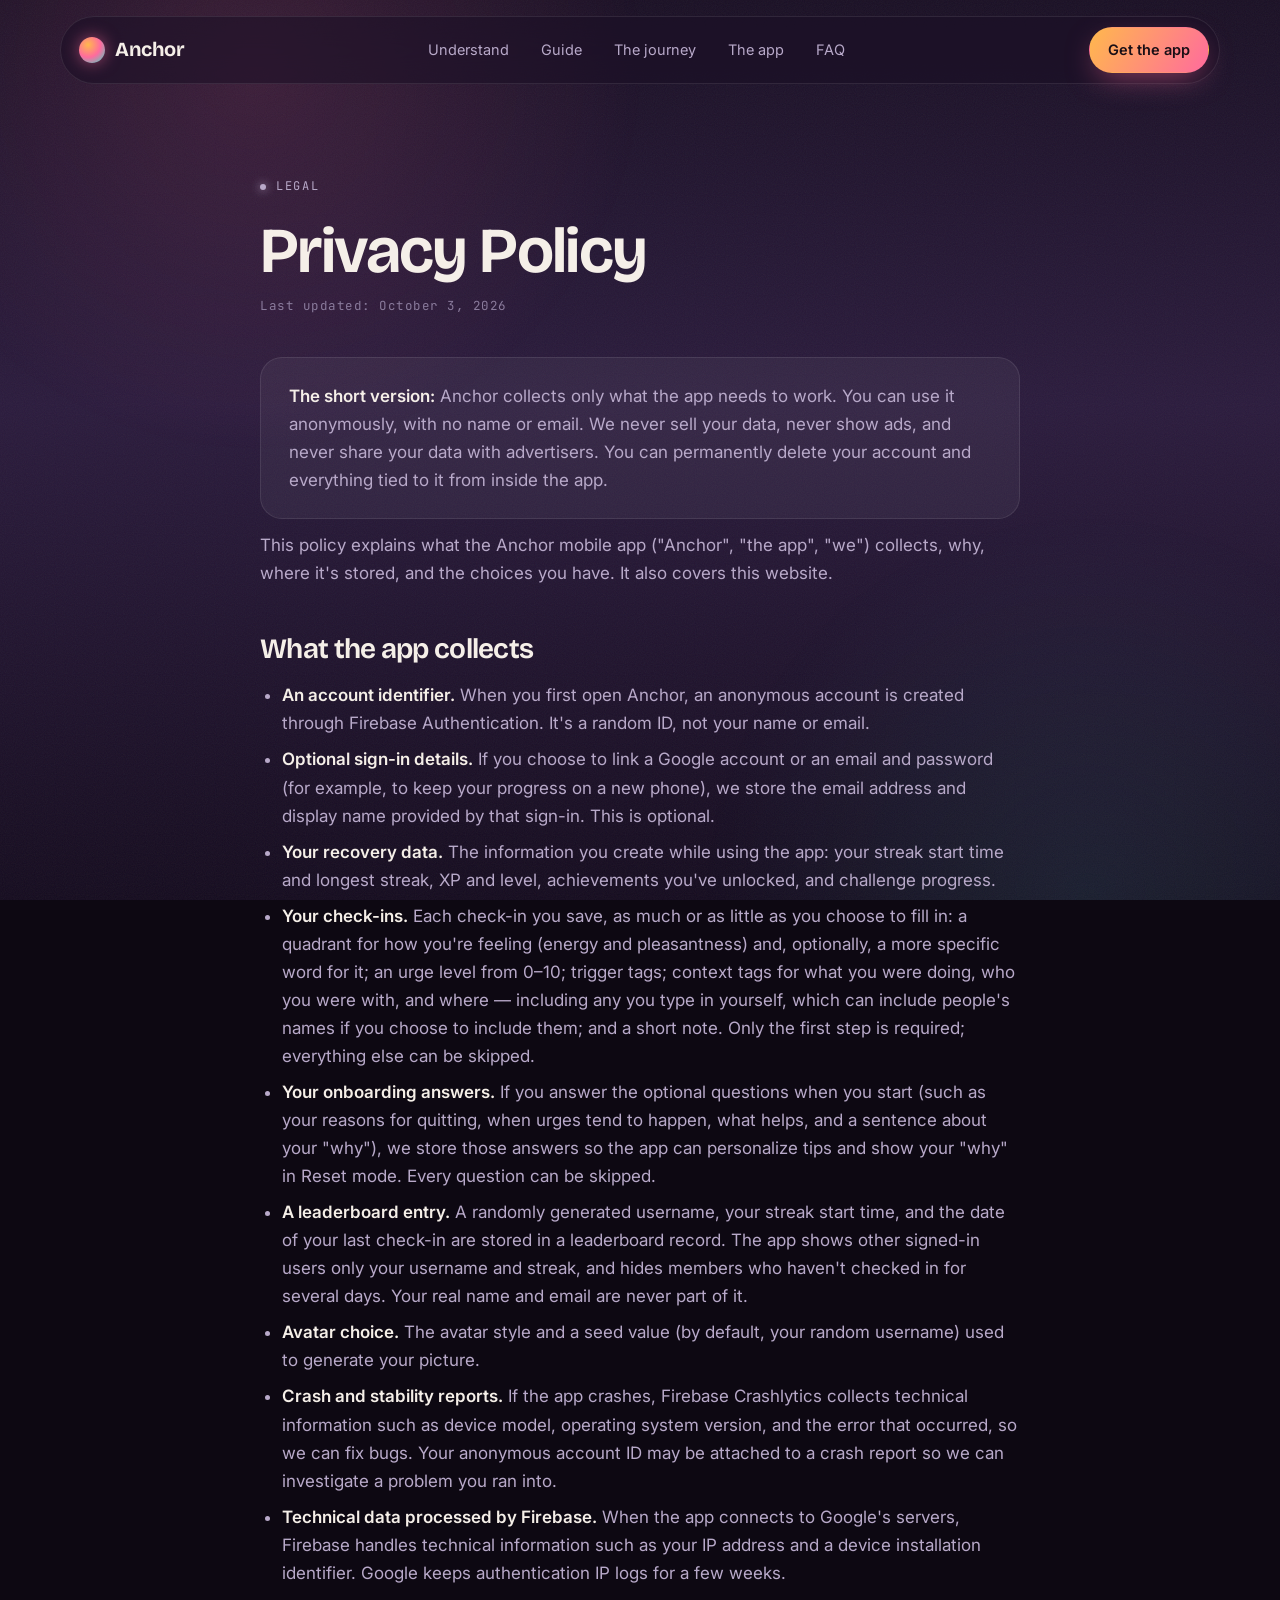
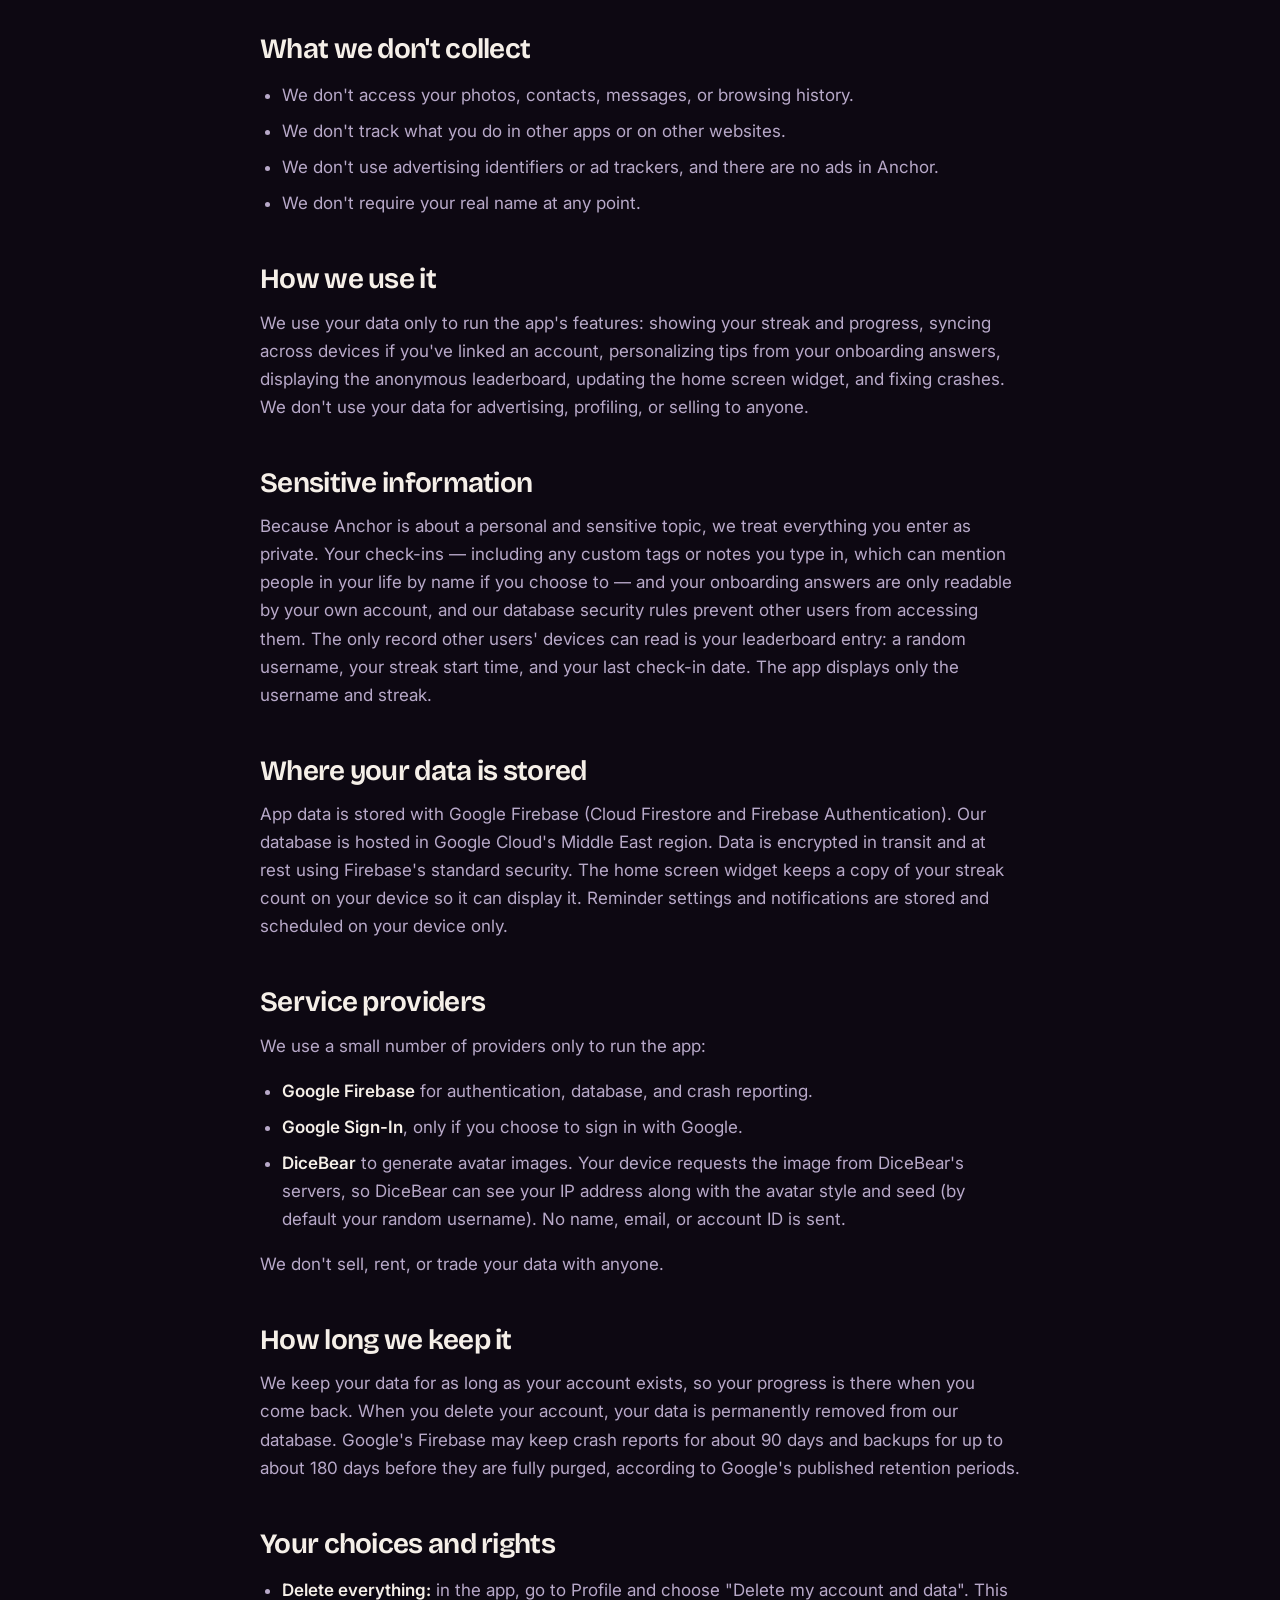
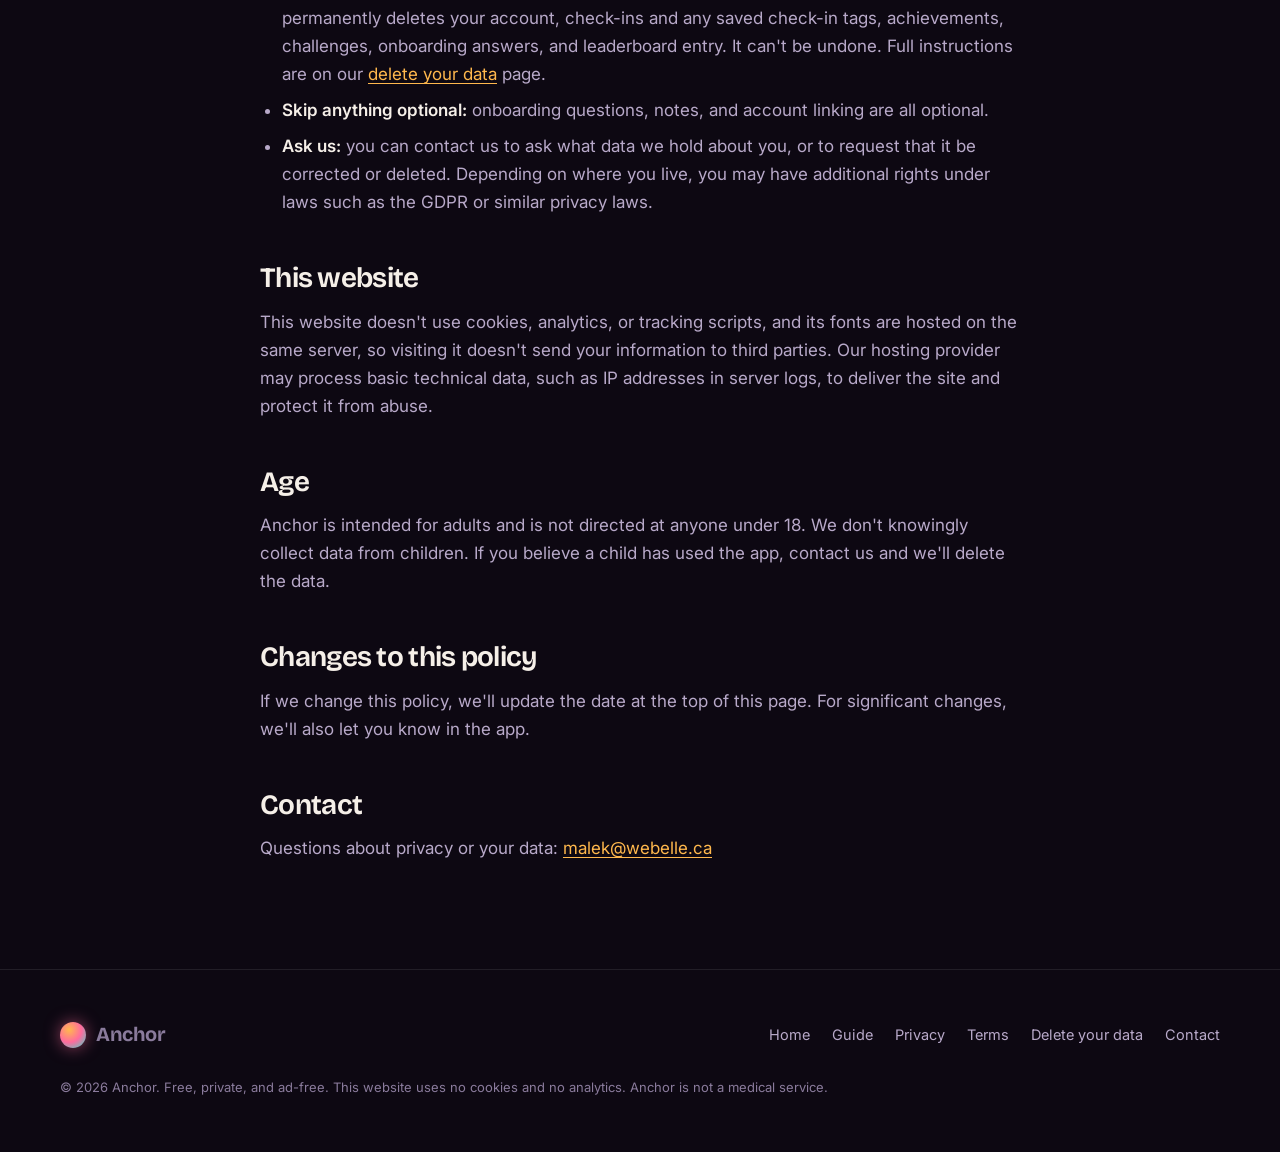
<file: privacy.html>
<!DOCTYPE html>
<html lang="en" class="no-js">
<head>
  <meta charset="utf-8">
  <meta name="viewport" content="width=device-width, initial-scale=1, viewport-fit=cover">
  <title>Privacy Policy — Anchor</title>
  <meta name="description" content="How Anchor handles your data: anonymous by default, never sold, no ads, and deletable at any time from inside the app.">
  <meta name="robots" content="index, follow">
  <link rel="canonical" href="https://www.anchorrecoveryapp.com/privacy">
  <meta name="theme-color" content="#1A1025">
  <meta name="color-scheme" content="dark">
  <meta property="og:type" content="website">
  <meta property="og:site_name" content="Anchor">
  <meta property="og:title" content="Privacy Policy — Anchor">
  <meta property="og:description" content="How Anchor handles your data: anonymous by default, never sold, no ads, and deletable at any time from inside the app.">
  <meta property="og:image" content="https://www.anchorrecoveryapp.com/assets/img/og-image.png">
  <meta name="twitter:card" content="summary_large_image">
  <link rel="icon" href="/favicon.ico" sizes="48x48">
  <link rel="icon" href="/favicon.svg" type="image/svg+xml">
  <link rel="apple-touch-icon" href="/apple-touch-icon.png">
  <link rel="manifest" href="/site.webmanifest">
  <link rel="preload" href="/assets/fonts/bricolage.woff2" as="font" type="font/woff2" crossorigin>
  <link rel="stylesheet" href="/assets/css/style.css">
</head>
<body>
  <a class="skip-link" href="#main">Skip to content</a>
  <div class="ambient" aria-hidden="true"></div>
  <div class="grain" aria-hidden="true"></div>
  <header class="site-header">
    <nav class="nav" aria-label="Main">
      <a class="brand" href="/" aria-label="Anchor home"><span class="brand__orb" aria-hidden="true"></span>Anchor</a>
      <ul class="nav__links" id="nav-links">
        <li><a href="/#understand">Understand</a></li>
        <li><a href="/guide">Guide</a></li>
        <li><a href="/#journey">The journey</a></li>
        <li><a href="/#app">The app</a></li>
        <li><a href="/#faq">FAQ</a></li>
      </ul>
      <a class="btn btn--primary nav__cta" href="https://play.google.com/store/apps/details?id=com.anchorrecovery.app" rel="noopener">Get the app</a>
      <button class="nav__toggle" type="button" aria-expanded="false" aria-controls="nav-links" aria-label="Open menu"><span></span></button>
    </nav>
  </header>
  <main id="main" class="page">
    <article class="container prose">
        <p class="eyebrow">Legal</p>
        <h1>Privacy Policy</h1>
        <p class="updated">Last updated: October 3, 2026</p>

        <div class="summary">
          <p>
            <strong>The short version:</strong> Anchor collects only what the
            app needs to work. You can use it anonymously, with no name or
            email. We never sell your data, never show ads, and never share your
            data with advertisers. You can permanently delete your account and
            everything tied to it from inside the app.
          </p>
        </div>

        <p>
          This policy explains what the Anchor mobile app ("Anchor", "the app",
          "we") collects, why, where it's stored, and the choices you have. It
          also covers this website.
        </p>

        <h2>What the app collects</h2>
        <ul>
          <li>
            <strong>An account identifier.</strong> When you first open Anchor,
            an anonymous account is created through Firebase Authentication.
            It's a random ID, not your name or email.
          </li>
          <li>
            <strong>Optional sign-in details.</strong> If you choose to link a
            Google account or an email and password (for example, to keep your
            progress on a new phone), we store the email address and display
            name provided by that sign-in. This is optional.
          </li>
          <li>
            <strong>Your recovery data.</strong> The information you create
            while using the app: your streak start time and longest streak,
            XP and level, achievements you've unlocked, and challenge
            progress.
          </li>
          <li>
            <strong>Your check-ins.</strong> Each check-in you save, as much
            or as little as you choose to fill in: a quadrant for how you're
            feeling (energy and pleasantness) and, optionally, a more
            specific word for it; an urge level from 0&ndash;10; trigger
            tags; context tags for what you were doing, who you were with,
            and where &mdash; including any you type in yourself, which can
            include people's names if you choose to include them; and a
            short note. Only the first step is required; everything else can
            be skipped.
          </li>
          <li>
            <strong>Your onboarding answers.</strong> If you answer the optional
            questions when you start (such as your reasons for quitting, when
            urges tend to happen, what helps, and a sentence about your "why"),
            we store those answers so the app can personalize tips and show your
            "why" in Reset mode. Every question can be skipped.
          </li>
          <li>
            <strong>A leaderboard entry.</strong> A randomly generated username,
            your streak start time, and the date of your last check-in are
            stored in a leaderboard record. The app shows other signed-in users
            only your username and streak, and hides members who haven't checked
            in for several days. Your real name and email are never part of it.
          </li>
          <li>
            <strong>Avatar choice.</strong> The avatar style and a seed value
            (by default, your random username) used to generate your picture.
          </li>
          <li>
            <strong>Crash and stability reports.</strong> If the app crashes,
            Firebase Crashlytics collects technical information such as device
            model, operating system version, and the error that occurred, so we
            can fix bugs. Your anonymous account ID may be attached to a crash
            report so we can investigate a problem you ran into.
          </li>
          <li>
            <strong>Technical data processed by Firebase.</strong> When the app
            connects to Google's servers, Firebase handles technical information
            such as your IP address and a device installation identifier. Google
            keeps authentication IP logs for a few weeks.
          </li>
        </ul>

        <h2>What we don't collect</h2>
        <ul>
          <li>
            We don't access your photos, contacts, messages, or browsing
            history.
          </li>
          <li>
            We don't track what you do in other apps or on other websites.
          </li>
          <li>
            We don't use advertising identifiers or ad trackers, and there are
            no ads in Anchor.
          </li>
          <li>We don't require your real name at any point.</li>
        </ul>

        <h2>How we use it</h2>
        <p>
          We use your data only to run the app's features: showing your streak
          and progress, syncing across devices if you've linked an account,
          personalizing tips from your onboarding answers, displaying the
          anonymous leaderboard, updating the home screen widget, and fixing
          crashes. We don't use your data for advertising, profiling, or selling
          to anyone.
        </p>

        <h2>Sensitive information</h2>
        <p>
          Because Anchor is about a personal and sensitive topic, we treat
          everything you enter as private. Your check-ins &mdash; including
          any custom tags or notes you type in, which can mention people in
          your life by name if you choose to &mdash; and your onboarding
          answers are only readable by your own account, and our database
          security rules prevent other users from accessing them. The only
          record other users' devices can read is your leaderboard entry: a
          random username, your streak start time, and your last check-in date.
          The app displays only the username and streak.
        </p>

        <h2>Where your data is stored</h2>
        <p>
          App data is stored with Google Firebase (Cloud Firestore and Firebase
          Authentication). Our database is hosted in Google Cloud's Middle East
          region. Data is encrypted in transit and at rest using Firebase's
          standard security. The home screen widget keeps a copy of your streak
          count on your device so it can display it. Reminder settings and
          notifications are stored and scheduled on your device only.
        </p>

        <h2>Service providers</h2>
        <p>We use a small number of providers only to run the app:</p>
        <ul>
          <li>
            <strong>Google Firebase</strong> for authentication, database, and
            crash reporting.
          </li>
          <li>
            <strong>Google Sign-In</strong>, only if you choose to sign in with
            Google.
          </li>
          <li>
            <strong>DiceBear</strong> to generate avatar images. Your device
            requests the image from DiceBear's servers, so DiceBear can see your
            IP address along with the avatar style and seed (by default your
            random username). No name, email, or account ID is sent.
          </li>
        </ul>
        <p>We don't sell, rent, or trade your data with anyone.</p>

        <h2>How long we keep it</h2>
        <p>
          We keep your data for as long as your account exists, so your progress
          is there when you come back. When you delete your account, your data
          is permanently removed from our database. Google's Firebase may keep
          crash reports for about 90 days and backups for up to about 180 days
          before they are fully purged, according to Google's published
          retention periods.
        </p>

        <h2>Your choices and rights</h2>
        <ul>
          <li>
            <strong>Delete everything:</strong> in the app, go to Profile and
            choose "Delete my account and data". This permanently deletes your
            account, check-ins and any saved check-in tags, achievements,
            challenges, onboarding answers, and leaderboard entry. It can't be
            undone. Full instructions are on our
            <a href="/delete-account">delete your data</a> page.
          </li>
          <li>
            <strong>Skip anything optional:</strong> onboarding questions,
            notes, and account linking are all optional.
          </li>
          <li>
            <strong>Ask us:</strong> you can contact us to ask what data we hold
            about you, or to request that it be corrected or deleted. Depending
            on where you live, you may have additional rights under laws such as
            the GDPR or similar privacy laws.
          </li>
        </ul>

        <h2>This website</h2>
        <p>
          This website doesn't use cookies, analytics, or tracking scripts, and
          its fonts are hosted on the same server, so visiting it doesn't send
          your information to third parties. Our hosting provider may process
          basic technical data, such as IP addresses in server logs, to deliver
          the site and protect it from abuse.
        </p>

        <h2>Age</h2>
        <p>
          Anchor is intended for adults and is not directed at anyone under 18.
          We don't knowingly collect data from children. If you believe a child
          has used the app, contact us and we'll delete the data.
        </p>

        <h2>Changes to this policy</h2>
        <p>
          If we change this policy, we'll update the date at the top of this
          page. For significant changes, we'll also let you know in the app.
        </p>

        <h2>Contact</h2>
        <p>
          Questions about privacy or your data:
          <a href="mailto:malek@webelle.ca">malek@webelle.ca</a>
        </p>
      </article>
  </main>
  <footer class="site-footer">
    <div class="container">
      <div class="footer__grid">
        <a class="brand" href="/" aria-label="Anchor home"><span class="brand__orb" aria-hidden="true"></span>Anchor</a>
        <ul class="footer__links">
          <li><a href="/">Home</a></li>
          <li><a href="/guide">Guide</a></li>
          <li><a href="/privacy">Privacy</a></li>
          <li><a href="/terms">Terms</a></li>
          <li><a href="/delete-account">Delete your data</a></li>
          <li><a href="mailto:malek@webelle.ca">Contact</a></li>
        </ul>
      </div>
      <p class="footer__note">© <span data-year>2026</span> Anchor. Free, private, and ad-free. This website uses no cookies and no analytics. Anchor is not a medical service.</p>
    </div>
  </footer>
  <script src="/assets/js/main.js" defer></script>
</body>
</html>
</file>
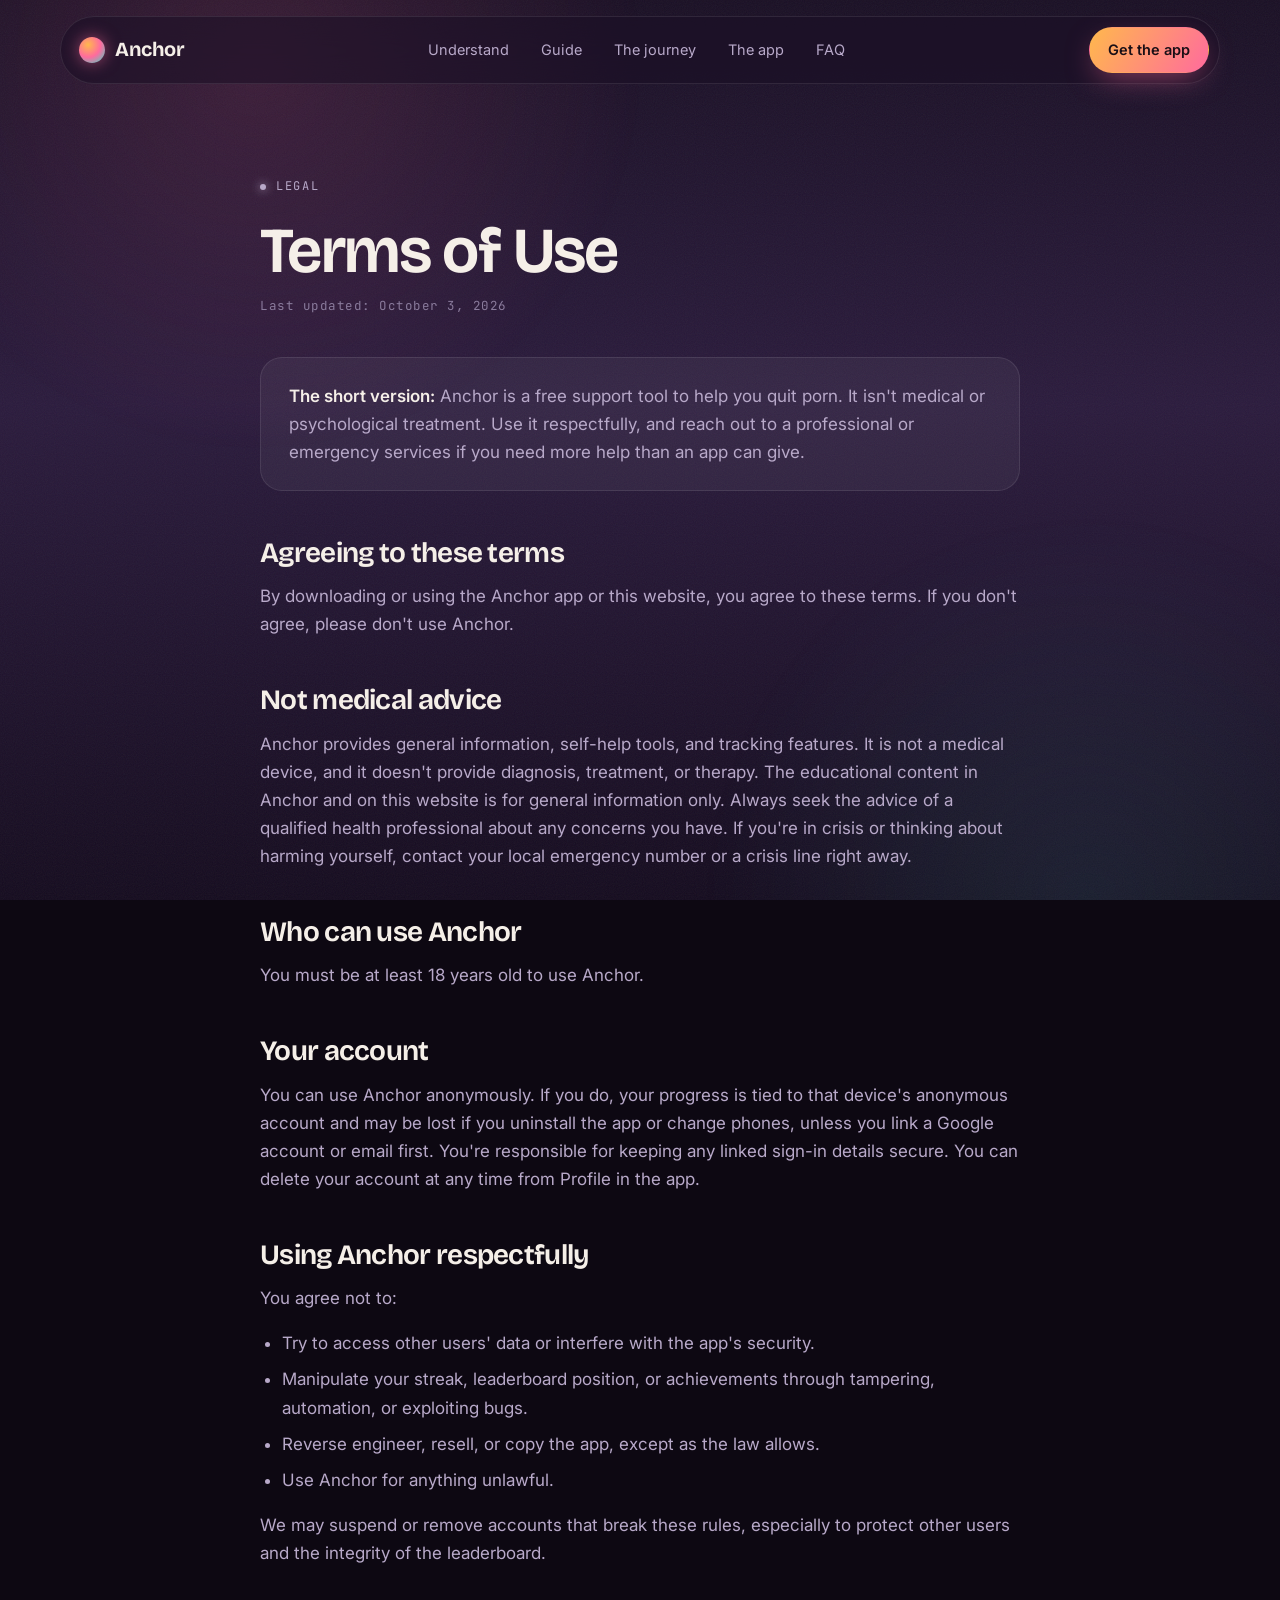
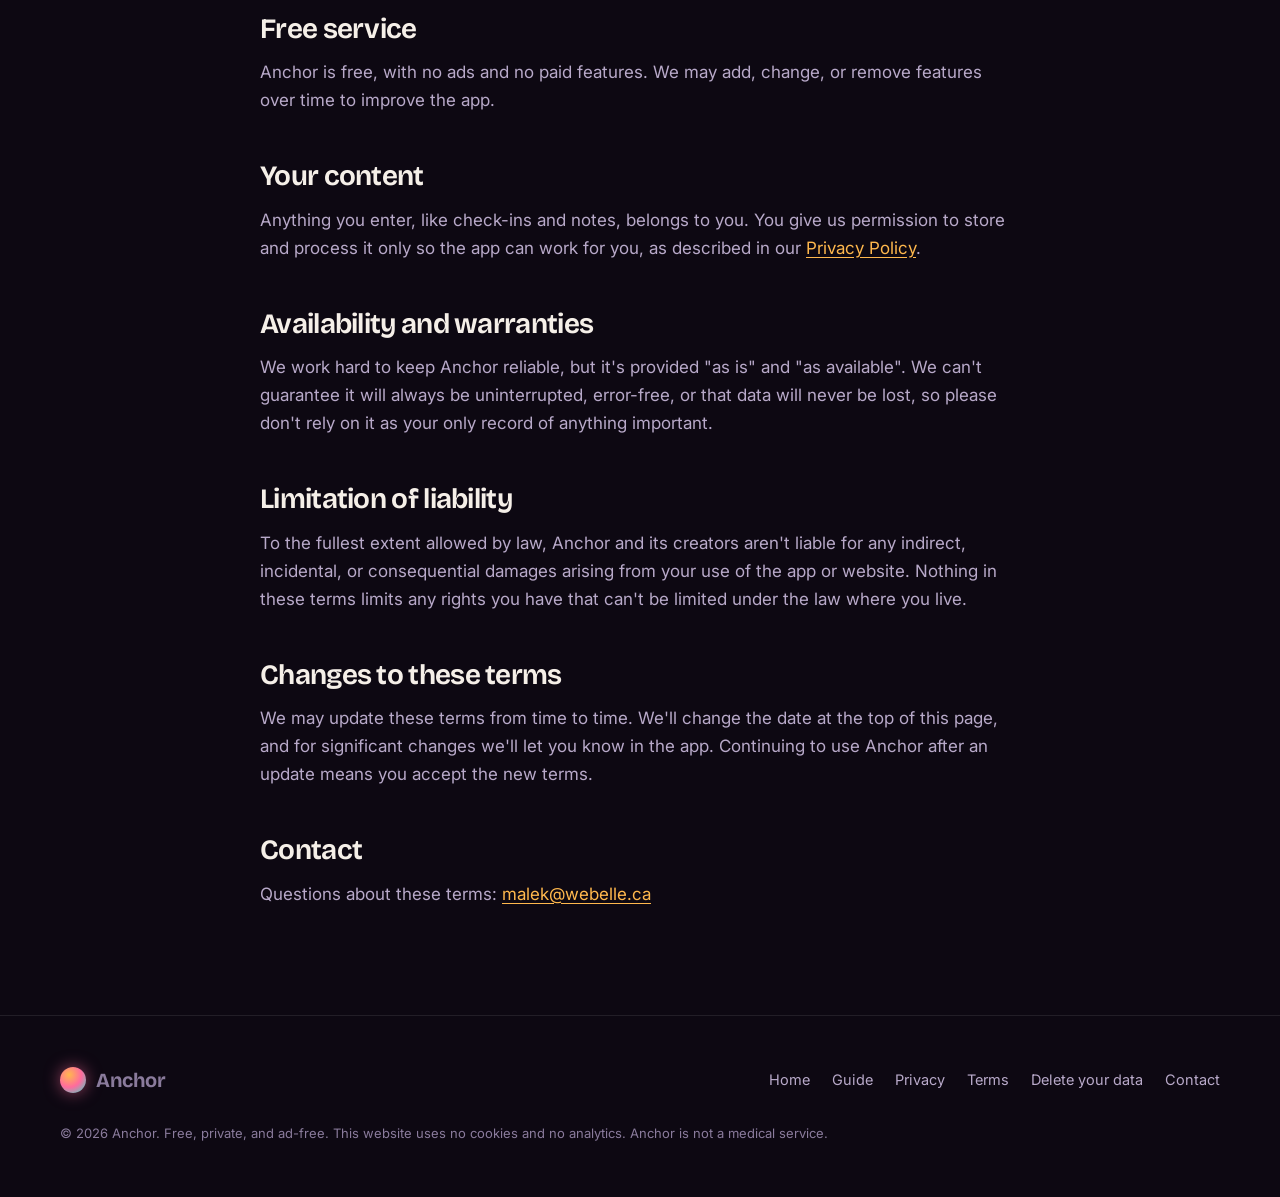
<file: terms.html>
<!doctype html>
<html lang="en" class="no-js">
  <head>
    <meta charset="utf-8" />
    <meta
      name="viewport"
      content="width=device-width, initial-scale=1, viewport-fit=cover"
    />
    <title>Terms of Use — Anchor</title>
    <meta
      name="description"
      content="The terms for using Anchor, a free, private app that helps you quit porn. Anchor is a support tool, not medical treatment."
    />
    <meta name="robots" content="index, follow" />
    <link rel="canonical" href="https://www.anchorrecoveryapp.com/terms" />
    <meta name="theme-color" content="#1A1025" />
    <meta name="color-scheme" content="dark" />
    <meta property="og:type" content="website" />
    <meta property="og:site_name" content="Anchor" />
    <meta property="og:title" content="Terms of Use — Anchor" />
    <meta
      property="og:description"
      content="The terms for using Anchor, a free, private app that helps you quit porn. Anchor is a support tool, not medical treatment."
    />
    <meta
      property="og:image"
      content="https://www.anchorrecoveryapp.com/assets/img/og-image.png"
    />
    <meta name="twitter:card" content="summary_large_image" />
    <link rel="icon" href="/favicon.ico" sizes="48x48" />
    <link rel="icon" href="/favicon.svg" type="image/svg+xml" />
    <link rel="apple-touch-icon" href="/apple-touch-icon.png" />
    <link rel="manifest" href="/site.webmanifest" />
    <link
      rel="preload"
      href="/assets/fonts/bricolage.woff2"
      as="font"
      type="font/woff2"
      crossorigin
    />
    <link rel="stylesheet" href="/assets/css/style.css" />
  </head>
  <body>
    <a class="skip-link" href="#main">Skip to content</a>
    <div class="ambient" aria-hidden="true"></div>
    <div class="grain" aria-hidden="true"></div>
    <header class="site-header">
      <nav class="nav" aria-label="Main">
        <a class="brand" href="/" aria-label="Anchor home"
          ><span class="brand__orb" aria-hidden="true"></span>Anchor</a
        >
        <ul class="nav__links" id="nav-links">
          <li><a href="/#understand">Understand</a></li>
          <li><a href="/guide.html">Guide</a></li>
          <li><a href="/#journey">The journey</a></li>
          <li><a href="/#app">The app</a></li>
          <li><a href="/#faq">FAQ</a></li>
        </ul>
        <a
          class="btn btn--primary nav__cta"
          href="https://play.google.com/store/apps/details?id=com.anchorrecovery.app"
          rel="noopener"
          >Get the app</a
        >
        <button
          class="nav__toggle"
          type="button"
          aria-expanded="false"
          aria-controls="nav-links"
          aria-label="Open menu"
        >
          <span></span>
        </button>
      </nav>
    </header>
    <main id="main" class="page">
      <article class="container prose">
        <p class="eyebrow">Legal</p>
        <h1>Terms of Use</h1>
        <p class="updated">Last updated: October 3, 2026</p>

        <div class="summary">
          <p>
            <strong>The short version:</strong> Anchor is a free support tool to
            help you quit porn. It isn't medical or psychological treatment. Use
            it respectfully, and reach out to a professional or emergency
            services if you need more help than an app can give.
          </p>
        </div>

        <h2>Agreeing to these terms</h2>
        <p>
          By downloading or using the Anchor app or this website, you agree to
          these terms. If you don't agree, please don't use Anchor.
        </p>

        <h2>Not medical advice</h2>
        <p>
          Anchor provides general information, self-help tools, and tracking
          features. It is not a medical device, and it doesn't provide
          diagnosis, treatment, or therapy. The educational content in Anchor
          and on this website is for general information only. Always seek the
          advice of a qualified health professional about any concerns you have.
          If you're in crisis or thinking about harming yourself, contact your
          local emergency number or a crisis line right away.
        </p>

        <h2>Who can use Anchor</h2>
        <p>You must be at least 18 years old to use Anchor.</p>

        <h2>Your account</h2>
        <p>
          You can use Anchor anonymously. If you do, your progress is tied to
          that device's anonymous account and may be lost if you uninstall the
          app or change phones, unless you link a Google account or email first.
          You're responsible for keeping any linked sign-in details secure. You
          can delete your account at any time from Profile in the app.
        </p>

        <h2>Using Anchor respectfully</h2>
        <p>You agree not to:</p>
        <ul>
          <li>
            Try to access other users' data or interfere with the app's
            security.
          </li>
          <li>
            Manipulate your streak, leaderboard position, or achievements
            through tampering, automation, or exploiting bugs.
          </li>
          <li>
            Reverse engineer, resell, or copy the app, except as the law allows.
          </li>
          <li>Use Anchor for anything unlawful.</li>
        </ul>
        <p>
          We may suspend or remove accounts that break these rules, especially
          to protect other users and the integrity of the leaderboard.
        </p>

        <h2>Free service</h2>
        <p>
          Anchor is free, with no ads and no paid features. We may add, change,
          or remove features over time to improve the app.
        </p>

        <h2>Your content</h2>
        <p>
          Anything you enter, like check-ins and notes, belongs to you. You give
          us permission to store and process it only so the app can work for
          you, as described in our <a href="/privacy.html">Privacy Policy</a>.
        </p>

        <h2>Availability and warranties</h2>
        <p>
          We work hard to keep Anchor reliable, but it's provided "as is" and
          "as available". We can't guarantee it will always be uninterrupted,
          error-free, or that data will never be lost, so please don't rely on
          it as your only record of anything important.
        </p>

        <h2>Limitation of liability</h2>
        <p>
          To the fullest extent allowed by law, Anchor and its creators aren't
          liable for any indirect, incidental, or consequential damages arising
          from your use of the app or website. Nothing in these terms limits any
          rights you have that can't be limited under the law where you live.
        </p>

        <h2>Changes to these terms</h2>
        <p>
          We may update these terms from time to time. We'll change the date at
          the top of this page, and for significant changes we'll let you know
          in the app. Continuing to use Anchor after an update means you accept
          the new terms.
        </p>

        <h2>Contact</h2>
        <p>
          Questions about these terms:
          <a href="mailto:malek@webelle.ca">malek@webelle.ca</a>
        </p>
      </article>
    </main>
    <footer class="site-footer">
      <div class="container">
        <div class="footer__grid">
          <a class="brand" href="/" aria-label="Anchor home"
            ><span class="brand__orb" aria-hidden="true"></span>Anchor</a
          >
          <ul class="footer__links">
            <li><a href="/">Home</a></li>
            <li><a href="/guide.html">Guide</a></li>
            <li><a href="/privacy.html">Privacy</a></li>
            <li><a href="/terms.html">Terms</a></li>
            <li><a href="/delete-account.html">Delete your data</a></li>
            <li><a href="mailto:malek@webelle.ca">Contact</a></li>
          </ul>
        </div>
        <p class="footer__note">
          © <span data-year>2026</span> Anchor. Free, private, and ad-free. This
          website uses no cookies and no analytics. Anchor is not a medical
          service.
        </p>
      </div>
    </footer>
    <script src="/assets/js/main.js" defer></script>
  </body>
</html>
</file>
<file: assets/css/style.css>
/* ==========================================================
   Anchor — website styles (Pulse design system)
   Mirrors the app: dawn-plum base, rose/gold/teal accents,
   glass surfaces, and one living orb as the signature.
   ========================================================== */

@font-face {
  font-family: "Bricolage Grotesque";
  src: url("../fonts/bricolage.woff2") format("woff2");
  font-weight: 200 800;
  font-stretch: 75% 100%;
  font-display: swap;
}
@font-face {
  font-family: "Inter";
  src: url("../fonts/inter.woff2") format("woff2");
  font-weight: 100 900;
  font-display: swap;
}
@font-face {
  font-family: "JetBrains Mono";
  src: url("../fonts/jetbrains.woff2") format("woff2");
  font-weight: 100 800;
  font-display: swap;
}

:root {
  --ink-deep: #0d0812;
  --ink-plum: #1a1025;
  --ink-plum-2: #2b1b3d;
  --glass: rgba(255, 255, 255, 0.05);
  --glass-strong: rgba(255, 255, 255, 0.08);
  --glass-border: rgba(255, 255, 255, 0.09);
  --rose: #ff6b9d;
  --gold: #ffb84d;
  --teal: #4ecdc4;
  --text: #f5efe8;
  --text-muted: #b8a9c9;
  --text-faint: #8a7b9c;

  --font-display: "Bricolage Grotesque", "Inter", system-ui, sans-serif;
  --font-body: "Inter", system-ui, -apple-system, "Segoe UI", sans-serif;
  --font-mono: "JetBrains Mono", ui-monospace, "SFMono-Regular", monospace;

  --radius-sm: 14px;
  --radius: 22px;
  --radius-lg: 32px;
  --container: 1160px;
  --ease-out: cubic-bezier(0.22, 1, 0.36, 1);
}

*,
*::before,
*::after { box-sizing: border-box; }

html { scroll-behavior: smooth; -webkit-text-size-adjust: 100%; }

body {
  margin: 0;
  min-height: 100vh;
  font-family: var(--font-body);
  font-size: 17px;
  line-height: 1.65;
  color: var(--text);
  background: var(--ink-deep);
  -webkit-font-smoothing: antialiased;
  overflow-x: hidden;
}

img, svg { display: block; max-width: 100%; }
a { color: inherit; }
p { margin: 0 0 1em; }
h1, h2, h3, h4 { margin: 0; font-family: var(--font-display); font-weight: 650; letter-spacing: -0.025em; line-height: 1.05; }

:focus-visible {
  outline: 2px solid var(--gold);
  outline-offset: 3px;
  border-radius: 6px;
}

.skip-link {
  position: absolute;
  left: 16px;
  top: -60px;
  z-index: 100;
  padding: 10px 16px;
  background: var(--gold);
  color: var(--ink-deep);
  border-radius: 10px;
  font-weight: 600;
  text-decoration: none;
  transition: top 0.2s;
}
.skip-link:focus { top: 16px; }

.visually-hidden {
  position: absolute !important;
  width: 1px; height: 1px;
  overflow: hidden;
  clip: rect(0 0 0 0);
  white-space: nowrap;
}

/* ---------- Ambient background ---------- */

.ambient {
  position: fixed;
  inset: 0;
  z-index: -2;
  background: linear-gradient(180deg, var(--ink-plum) 0%, var(--ink-plum-2) 45%, #150c1f 100%);
  overflow: hidden;
}
.ambient::before,
.ambient::after {
  content: "";
  position: absolute;
  width: 70vmax;
  height: 70vmax;
  border-radius: 50%;
  opacity: 0.5;
  will-change: transform;
}
.ambient::before {
  top: -30vmax;
  left: -15vmax;
  background: radial-gradient(circle, rgba(255, 107, 157, 0.28), transparent 62%);
  animation: drift-a 26s ease-in-out infinite alternate;
}
.ambient::after {
  bottom: -35vmax;
  right: -20vmax;
  background: radial-gradient(circle, rgba(78, 205, 196, 0.2), transparent 62%);
  animation: drift-b 32s ease-in-out infinite alternate;
}
@keyframes drift-a { to { transform: translate(12vmax, 10vmax) scale(1.1); } }
@keyframes drift-b { to { transform: translate(-10vmax, -8vmax) scale(1.05); } }

.grain {
  position: fixed;
  inset: 0;
  z-index: -1;
  pointer-events: none;
  opacity: 0.06;
  background-image: url("data:image/svg+xml,%3Csvg xmlns='http://www.w3.org/2000/svg' width='160' height='160'%3E%3Cfilter id='n'%3E%3CfeTurbulence type='fractalNoise' baseFrequency='0.9' numOctaves='2' stitchTiles='stitch'/%3E%3C/filter%3E%3Crect width='100%25' height='100%25' filter='url(%23n)'/%3E%3C/svg%3E");
}

/* ---------- Layout helpers ---------- */

.container {
  width: min(100% - 40px, var(--container));
  margin-inline: auto;
}

.section { padding: clamp(80px, 12vw, 150px) 0; position: relative; }

.eyebrow {
  display: inline-flex;
  align-items: center;
  gap: 10px;
  font-family: var(--font-mono);
  font-size: 12px;
  letter-spacing: 0.14em;
  text-transform: uppercase;
  color: var(--rose);
  margin-bottom: 20px;
}
.eyebrow::before {
  content: "";
  width: 6px;
  height: 6px;
  border-radius: 50%;
  background: currentColor;
  box-shadow: 0 0 10px currentColor;
}
.eyebrow--teal { color: var(--teal); }
.eyebrow--gold { color: var(--gold); }

.section-title {
  font-size: clamp(36px, 5.2vw, 64px);
  max-width: 16ch;
}
.section-lede {
  font-size: clamp(17px, 1.6vw, 20px);
  color: var(--text-muted);
  max-width: 58ch;
  margin-top: 22px;
}
.section-head { margin-bottom: clamp(44px, 6vw, 72px); }

.glass {
  background: var(--glass);
  border: 1px solid var(--glass-border);
  border-radius: var(--radius);
  backdrop-filter: blur(14px);
  -webkit-backdrop-filter: blur(14px);
}

.text-gradient {
  background: linear-gradient(100deg, var(--gold), var(--rose) 55%, #c98bff);
  -webkit-background-clip: text;
  background-clip: text;
  color: transparent;
}

/* ---------- Buttons ---------- */

.btn {
  display: inline-flex;
  align-items: center;
  gap: 12px;
  padding: 15px 26px;
  border-radius: 100px;
  font-family: var(--font-body);
  font-size: 16px;
  font-weight: 600;
  text-decoration: none;
  border: 1px solid transparent;
  cursor: pointer;
  transition: transform 0.3s var(--ease-out), box-shadow 0.3s var(--ease-out), background 0.3s;
}
.btn:hover { transform: translateY(-2px); }
.btn:active { transform: translateY(0); }

.btn--primary {
  color: #1a0f16;
  background: linear-gradient(120deg, var(--gold), var(--rose));
  box-shadow: 0 10px 30px -8px rgba(255, 107, 157, 0.55);
}
.btn--primary:hover { box-shadow: 0 16px 40px -8px rgba(255, 107, 157, 0.7); }

.btn--ghost {
  color: var(--text);
  background: var(--glass);
  border-color: var(--glass-border);
}
.btn--ghost:hover { background: var(--glass-strong); }

.btn__icon { width: 20px; height: 20px; flex-shrink: 0; }
.btn__stack { display: flex; flex-direction: column; line-height: 1.15; text-align: left; }
.btn__small { font-size: 11px; font-weight: 500; opacity: 0.75; letter-spacing: 0.02em; }

/* ---------- Header ---------- */

.site-header {
  position: fixed;
  top: 16px;
  left: 0;
  right: 0;
  z-index: 50;
  pointer-events: none;
}
.nav {
  pointer-events: auto;
  display: flex;
  align-items: center;
  justify-content: space-between;
  gap: 16px;
  width: min(100% - 32px, var(--container));
  margin-inline: auto;
  padding: 10px 10px 10px 18px;
  border-radius: 100px;
  background: rgba(26, 16, 37, 0.55);
  border: 1px solid var(--glass-border);
  backdrop-filter: blur(20px);
  -webkit-backdrop-filter: blur(20px);
  transition: background 0.3s, box-shadow 0.3s;
}
.site-header.is-scrolled .nav {
  background: rgba(26, 16, 37, 0.85);
  box-shadow: 0 20px 40px -20px rgba(0, 0, 0, 0.6);
}

.brand {
  display: inline-flex;
  align-items: center;
  gap: 10px;
  text-decoration: none;
  font-family: var(--font-display);
  font-weight: 700;
  font-size: 20px;
  letter-spacing: -0.02em;
}
.brand__orb {
  width: 26px;
  height: 26px;
  border-radius: 50%;
  background: radial-gradient(circle at 35% 30%, var(--gold), var(--rose) 50%, var(--teal) 95%);
  box-shadow: 0 0 16px rgba(255, 107, 157, 0.55);
}

.nav__links {
  display: flex;
  gap: 4px;
  list-style: none;
  margin: 0;
  padding: 0;
}
.nav__links a {
  display: block;
  padding: 8px 14px;
  border-radius: 100px;
  font-size: 14.5px;
  color: var(--text-muted);
  text-decoration: none;
  transition: color 0.2s, background 0.2s;
}
.nav__links a:hover { color: var(--text); background: var(--glass); }

.nav__cta { padding: 10px 18px; font-size: 14.5px; }

.nav__toggle {
  display: none;
  width: 42px;
  height: 42px;
  border-radius: 50%;
  border: 1px solid var(--glass-border);
  background: var(--glass);
  color: var(--text);
  cursor: pointer;
}
.nav__toggle span,
.nav__toggle span::before,
.nav__toggle span::after {
  display: block;
  width: 16px;
  height: 1.5px;
  margin: 0 auto;
  background: currentColor;
  position: relative;
  transition: transform 0.3s var(--ease-out), background 0.3s;
}
.nav__toggle span::before,
.nav__toggle span::after { content: ""; position: absolute; left: 0; }
.nav__toggle span::before { top: -5px; }
.nav__toggle span::after { top: 5px; }
.nav.is-open .nav__toggle span { background: transparent; }
.nav.is-open .nav__toggle span::before { transform: translateY(5px) rotate(45deg); }
.nav.is-open .nav__toggle span::after { transform: translateY(-5px) rotate(-45deg); }

/* ---------- Orb (signature) ---------- */

.orb-stage {
  position: relative;
  display: grid;
  place-items: center;
  aspect-ratio: 1;
  width: 100%;
}
.orb-rings { position: absolute; inset: 0; }
.orb-ring {
  position: absolute;
  inset: 12%;
  border-radius: 50%;
  border: 1px solid rgba(255, 107, 157, 0.4);
  animation: ripple 4.2s ease-out infinite;
  opacity: 0;
}
.orb-ring:nth-child(2) { animation-delay: 1.4s; }
.orb-ring:nth-child(3) { animation-delay: 2.8s; }
@keyframes ripple {
  0% { transform: scale(0.72); opacity: 0; }
  25% { opacity: 0.6; }
  100% { transform: scale(1.18); opacity: 0; }
}

.orb {
  position: relative;
  width: 72%;
  aspect-ratio: 1;
  border-radius: 50%;
  display: grid;
  place-items: center;
  background:
    radial-gradient(circle at 35% 30%, rgba(255, 245, 225, 0.55), transparent 22%),
    radial-gradient(circle at 38% 34%, var(--gold), var(--rose) 48%, rgba(78, 205, 196, 0.85) 88%, rgba(78, 205, 196, 0.5));
  box-shadow:
    0 0 80px rgba(255, 107, 157, 0.45),
    0 0 160px rgba(255, 184, 77, 0.18),
    inset -20px -30px 60px rgba(43, 27, 61, 0.35),
    inset 10px 10px 40px rgba(255, 255, 255, 0.12);
  animation: breathe 5s ease-in-out infinite;
}
@keyframes breathe {
  0%, 100% { transform: scale(1); }
  50% { transform: scale(1.04); }
}

.orb__content { text-align: center; }
.orb__num {
  font-family: var(--font-display);
  font-weight: 750;
  font-size: clamp(64px, 9vw, 112px);
  line-height: 1;
  letter-spacing: -0.04em;
  color: #fff;
  text-shadow: 0 4px 30px rgba(43, 27, 61, 0.35);
  font-variant-numeric: tabular-nums;
}
.orb__label {
  font-family: var(--font-mono);
  font-size: clamp(10px, 1vw, 12px);
  letter-spacing: 0.2em;
  color: rgba(255, 255, 255, 0.9);
  margin-top: 8px;
}

/* ---------- Hero ---------- */

.hero {
  padding: clamp(130px, 16vw, 190px) 0 clamp(70px, 9vw, 110px);
  position: relative;
}
.hero__grid {
  display: grid;
  grid-template-columns: 1.1fr 0.9fr;
  align-items: center;
  gap: clamp(40px, 6vw, 80px);
}
.hero__title {
  font-size: clamp(48px, 7.4vw, 100px);
  font-weight: 700;
  letter-spacing: -0.045em;
  line-height: 0.95;
}
.hero__title em { font-style: normal; }
.hero__lede {
  font-size: clamp(18px, 1.7vw, 21px);
  color: var(--text-muted);
  max-width: 44ch;
  margin: 28px 0 36px;
}
.hero__actions { display: flex; flex-wrap: wrap; gap: 14px; }
.hero__proof {
  display: flex;
  flex-wrap: wrap;
  gap: 10px 22px;
  margin-top: 36px;
  padding: 0;
  list-style: none;
  font-family: var(--font-mono);
  font-size: 12.5px;
  color: var(--text-faint);
  letter-spacing: 0.04em;
}
.hero__proof li { display: flex; align-items: center; gap: 8px; }
.hero__proof li::before {
  content: "";
  width: 5px;
  height: 5px;
  border-radius: 50%;
  background: var(--teal);
}
.hero__visual { max-width: 520px; width: 100%; justify-self: center; }
.hero__caption {
  text-align: center;
  margin-top: 8px;
  font-size: 14px;
  color: var(--text-faint);
}

/* ---------- Understand ---------- */

.cards-grid {
  display: grid;
  grid-template-columns: repeat(2, 1fr);
  gap: 18px;
}
.card {
  padding: clamp(26px, 3vw, 38px);
  position: relative;
  overflow: hidden;
  transition: border-color 0.4s, transform 0.4s var(--ease-out);
}
.card:hover { border-color: rgba(255, 184, 77, 0.28); transform: translateY(-3px); }
.card__icon {
  width: 46px;
  height: 46px;
  border-radius: 14px;
  display: grid;
  place-items: center;
  margin-bottom: 22px;
  background: linear-gradient(150deg, rgba(255, 184, 77, 0.2), rgba(255, 107, 157, 0.14));
  border: 1px solid rgba(255, 184, 77, 0.25);
  color: var(--gold);
}
.card__icon svg { width: 22px; height: 22px; }
.card h3 { font-size: clamp(22px, 2.2vw, 27px); margin-bottom: 12px; }
.card p { color: var(--text-muted); margin: 0; }

.note {
  margin-top: 22px;
  padding: 26px clamp(24px, 3vw, 36px);
  display: grid;
  grid-template-columns: auto 1fr;
  gap: 18px;
  align-items: start;
}
.note__mark {
  font-family: var(--font-mono);
  font-size: 11px;
  letter-spacing: 0.14em;
  color: var(--teal);
  padding: 6px 10px;
  border: 1px solid rgba(78, 205, 196, 0.35);
  border-radius: 100px;
  white-space: nowrap;
}
.note p { color: var(--text-muted); margin: 0; }
.note strong { color: var(--text); font-weight: 600; }

/* ---------- Effects ---------- */

.effects {
  display: grid;
  grid-template-columns: repeat(3, 1fr);
  gap: 1px;
  background: var(--glass-border);
  border: 1px solid var(--glass-border);
  border-radius: var(--radius-lg);
  overflow: hidden;
}
.effect {
  background: rgba(26, 16, 37, 0.72);
  padding: clamp(26px, 3vw, 38px);
  transition: background 0.4s;
}
.effect:hover { background: rgba(43, 27, 61, 0.8); }
.effect__tag {
  font-family: var(--font-mono);
  font-size: 11px;
  letter-spacing: 0.14em;
  color: var(--rose);
  text-transform: uppercase;
}
.effect h3 { font-size: 22px; margin: 14px 0 10px; }
.effect p { color: var(--text-muted); font-size: 15.5px; margin: 0; }

/* ---------- Journey timeline ---------- */

.journey { position: relative; }
.timeline {
  position: relative;
  padding: 0 0 0 clamp(38px, 5vw, 64px);
}
.timeline__list { list-style: none; margin: 0; padding: 0; }
.timeline__track,
.timeline__fill {
  position: absolute;
  left: clamp(10px, 1.6vw, 20px);
  top: 8px;
  bottom: 8px;
  width: 2px;
  border-radius: 2px;
}
.timeline__track { background: var(--glass-border); }
.timeline__fill {
  bottom: auto;
  height: 0;
  background: linear-gradient(180deg, var(--gold), var(--rose), var(--teal));
  box-shadow: 0 0 14px rgba(255, 107, 157, 0.6);
  transition: height 0.15s linear;
}
.stage {
  position: relative;
  padding: 0 0 clamp(44px, 6vw, 64px);
}
.stage:last-child { padding-bottom: 0; }
.stage__dot {
  position: absolute;
  left: calc(-1 * clamp(38px, 5vw, 64px) + clamp(10px, 1.6vw, 20px) - 8px);
  top: 6px;
  width: 18px;
  height: 18px;
  border-radius: 50%;
  background: var(--ink-plum);
  border: 2px solid var(--text-faint);
  transition: border-color 0.4s, box-shadow 0.4s, background 0.4s;
}
.stage.is-reached .stage__dot {
  border-color: var(--rose);
  background: var(--rose);
  box-shadow: 0 0 0 6px rgba(255, 107, 157, 0.16), 0 0 18px var(--rose);
}
.stage__time {
  font-family: var(--font-mono);
  font-size: 12.5px;
  letter-spacing: 0.1em;
  color: var(--gold);
  text-transform: uppercase;
}
.stage h3 { font-size: clamp(26px, 3vw, 36px); margin: 8px 0 12px; }
.stage p { color: var(--text-muted); max-width: 60ch; }
.stage__tip {
  display: inline-flex;
  gap: 10px;
  align-items: baseline;
  margin-top: 4px;
  padding: 10px 16px;
  font-size: 14.5px;
  color: var(--text);
}
.stage__tip b {
  font-family: var(--font-mono);
  font-size: 11px;
  letter-spacing: 0.12em;
  color: var(--teal);
  font-weight: 500;
}
.journey__grid {
  display: grid;
  grid-template-columns: minmax(0, 0.85fr) minmax(0, 1.15fr);
  gap: clamp(40px, 6vw, 90px);
  align-items: start;
}
.journey__grid .section-head {
  position: sticky;
  top: 120px;
  margin-bottom: 0;
}
.journey__disclaimer {
  margin-top: 28px;
  font-size: 14.5px;
  color: var(--text-faint);
  max-width: 62ch;
}

/* ---------- Breathing demo ---------- */

.breathe {
  display: grid;
  grid-template-columns: 1fr 1fr;
  align-items: center;
  gap: clamp(40px, 6vw, 90px);
}
.breathe__panel { padding: clamp(28px, 4vw, 52px); }
.breathe__visual { max-width: 460px; width: 100%; justify-self: center; }

.breathe-orb {
  width: 70%;
  aspect-ratio: 1;
  border-radius: 50%;
  display: grid;
  place-items: center;
  background:
    radial-gradient(circle at 35% 30%, rgba(230, 255, 250, 0.45), transparent 24%),
    radial-gradient(circle at 40% 35%, #8ce8e0, var(--teal) 45%, #4e78c4 90%);
  box-shadow: 0 0 80px rgba(78, 205, 196, 0.4), inset -18px -26px 50px rgba(26, 16, 37, 0.35);
  transform: scale(0.72);
  transition: transform 4s cubic-bezier(0.45, 0, 0.55, 1);
}
.breathe-orb.is-inhale { transform: scale(1); }
.breathe-orb.is-hold-full { transform: scale(1); }
.breathe-orb.is-exhale { transform: scale(0.72); }
.breathe-orb.is-hold-empty { transform: scale(0.72); }

.breathe-orb .orb-ring { border-color: rgba(78, 205, 196, 0.45); }
.breathe-orb > div { text-align: center; }
.breathe__phase {
  font-family: var(--font-display);
  font-weight: 650;
  font-size: clamp(26px, 3vw, 34px);
  color: #0f1f22;
  line-height: 1;
}
.breathe__count {
  font-family: var(--font-mono);
  font-size: 13px;
  letter-spacing: 0.14em;
  color: rgba(15, 31, 34, 0.75);
  margin-top: 8px;
  text-align: center;
}
.breathe__steps {
  display: grid;
  grid-template-columns: repeat(4, 1fr);
  gap: 8px;
  margin: 28px 0;
  padding: 0;
  list-style: none;
}
.breathe__steps li {
  padding: 12px 8px;
  border-radius: var(--radius-sm);
  background: var(--glass);
  border: 1px solid var(--glass-border);
  text-align: center;
  font-size: 13.5px;
  color: var(--text-muted);
  transition: background 0.4s, border-color 0.4s, color 0.4s;
}
.breathe__steps li b {
  display: block;
  font-family: var(--font-mono);
  font-weight: 500;
  font-size: 11px;
  color: var(--text-faint);
  margin-bottom: 2px;
}
.breathe__steps li.is-active {
  background: rgba(78, 205, 196, 0.14);
  border-color: rgba(78, 205, 196, 0.45);
  color: var(--text);
}
.breathe__meta {
  font-family: var(--font-mono);
  font-size: 12.5px;
  color: var(--text-faint);
  margin-top: 18px;
  letter-spacing: 0.04em;
}
.btn--teal {
  color: #0d1f21;
  background: linear-gradient(120deg, #8ce8e0, var(--teal));
  box-shadow: 0 10px 30px -8px rgba(78, 205, 196, 0.55);
}

/* ---------- App features (bento) ---------- */

.bento {
  display: grid;
  grid-template-columns: repeat(12, 1fr);
  gap: 18px;
}
.tile {
  padding: clamp(24px, 2.6vw, 34px);
  position: relative;
  overflow: hidden;
  display: flex;
  flex-direction: column;
}
.tile h3 { font-size: clamp(21px, 2vw, 25px); margin: 14px 0 10px; }
.tile p { color: var(--text-muted); font-size: 15.5px; margin: 0; }
.tile__tag {
  font-family: var(--font-mono);
  font-size: 11px;
  letter-spacing: 0.14em;
  text-transform: uppercase;
  color: var(--gold);
}
.tile--phone { grid-column: span 5; grid-row: span 2; align-items: center; justify-content: center; }
.tile--wide { grid-column: span 7; }
.tile--half { grid-column: span 7; }
.tile--third { grid-column: span 4; }
.tile--accent-teal { background: linear-gradient(155deg, rgba(78, 205, 196, 0.16), rgba(78, 120, 196, 0.08)); border-color: rgba(78, 205, 196, 0.25); }
.tile--accent-gold { background: linear-gradient(155deg, rgba(255, 184, 77, 0.16), rgba(255, 107, 157, 0.1)); border-color: rgba(255, 184, 77, 0.25); }
.tile--accent-teal .tile__tag { color: var(--teal); }

.badge-row { display: flex; gap: 10px; margin-top: 22px; flex-wrap: wrap; }
.badge-chip {
  width: 50px;
  height: 50px;
  border-radius: 15px;
  display: grid;
  place-items: center;
  font-size: 22px;
  background: linear-gradient(150deg, rgba(255, 184, 77, 0.26), rgba(255, 107, 157, 0.18));
  border: 1px solid rgba(255, 184, 77, 0.35);
}
.badge-chip.is-locked { background: var(--glass); border-color: var(--glass-border); filter: grayscale(1); opacity: 0.4; }

.challenge-bars { display: grid; gap: 12px; margin-top: 22px; }
.challenge-bar { font-size: 13.5px; color: var(--text-muted); }
.challenge-bar__top { display: flex; justify-content: space-between; margin-bottom: 6px; }
.challenge-bar__top span:last-child { font-family: var(--font-mono); font-size: 12px; color: var(--text-faint); }
.challenge-bar__track { height: 6px; border-radius: 6px; background: var(--glass-border); overflow: hidden; }
.challenge-bar__fill {
  height: 100%;
  width: 0;
  border-radius: 6px;
  background: linear-gradient(90deg, var(--gold), var(--rose));
  transition: width 1.6s var(--ease-out);
}
.is-in .challenge-bar__fill { width: var(--w); }

.widgets { display: flex; gap: 14px; margin-top: auto; padding-top: 24px; flex-wrap: wrap; }
.widget {
  border-radius: 20px;
  background:
    radial-gradient(circle at 30% 40%, rgba(255, 107, 157, 0.45), transparent 60%),
    linear-gradient(150deg, var(--ink-plum-2), var(--ink-plum));
  border: 1px solid rgba(255, 107, 157, 0.25);
  box-shadow: 0 14px 30px -14px rgba(0, 0, 0, 0.6);
}
.widget--small {
  width: 96px;
  height: 96px;
  display: grid;
  place-content: center;
  text-align: center;
}
.widget--medium {
  flex: 1;
  min-width: 220px;
  height: 96px;
  display: flex;
  align-items: center;
  gap: 18px;
  padding: 0 20px;
}
.widget__num { display: block; font-family: var(--font-display); font-weight: 750; font-size: 34px; line-height: 1; letter-spacing: -0.03em; }
.widget__label { display: block; font-family: var(--font-mono); font-size: 9px; letter-spacing: 0.18em; color: var(--text-muted); margin-top: 4px; }
.widget__side { flex: 1; display: grid; gap: 7px; }
.widget__meta { font-size: 11.5px; color: var(--text-muted); }
.widget__bar { display: block; height: 5px; border-radius: 5px; background: rgba(255, 255, 255, 0.1); overflow: hidden; }
.widget__bar span { display: block; height: 100%; background: linear-gradient(90deg, var(--gold), var(--rose)); border-radius: 5px; }

.why {
  margin-top: auto;
  padding: 18px 20px;
  border-radius: 18px;
  background: rgba(13, 8, 18, 0.35);
  border: 1px solid rgba(78, 205, 196, 0.2);
}
.tile .why { margin-top: 24px; }
.why__label { font-family: var(--font-mono); font-size: 10.5px; letter-spacing: 0.16em; color: var(--teal); }
.tile p.why__text { font-family: var(--font-display); font-size: 18px; font-weight: 550; color: var(--text); margin: 8px 0 14px; line-height: 1.35; }
.why__chips { display: flex; flex-wrap: wrap; gap: 8px; }
.why__chips span {
  font-size: 12.5px;
  padding: 6px 12px;
  border-radius: 100px;
  background: rgba(78, 205, 196, 0.12);
  border: 1px solid rgba(78, 205, 196, 0.25);
  color: var(--text);
}

/* Phone mockup */
.phone {
  width: min(100%, 290px);
  aspect-ratio: 9 / 18.5;
  border-radius: 38px;
  padding: 10px;
  background: linear-gradient(160deg, #3a2a4d, #140c1c);
  box-shadow: 0 0 0 1px rgba(255, 255, 255, 0.1), 0 40px 80px -30px rgba(0, 0, 0, 0.8), 0 0 90px -20px rgba(255, 107, 157, 0.35);
  transform: rotate(-3deg);
  transition: transform 0.6s var(--ease-out);
}
.tile--phone:hover .phone { transform: rotate(0deg) translateY(-6px); }
.phone__screen {
  height: 100%;
  border-radius: 30px;
  overflow: hidden;
  padding: 26px 16px 14px;
  background:
    radial-gradient(ellipse 120% 60% at 50% 0%, rgba(255, 107, 157, 0.2), transparent 60%),
    linear-gradient(180deg, var(--ink-plum), var(--ink-plum-2));
  display: flex;
  flex-direction: column;
  gap: 10px;
}
.phone__greet { font-family: var(--font-mono); font-size: 9px; color: var(--text-faint); }
.phone__name { font-family: var(--font-display); font-size: 16px; font-weight: 650; margin-top: -6px; }
.phone__orb { width: 78%; margin: 4px auto; }
.phone__orb .orb__num { font-size: 40px; }
.phone__orb .orb__label { font-size: 7px; margin-top: 3px; }
.phone__card {
  padding: 9px 11px;
  border-radius: 12px;
  background: var(--glass);
  border: 1px solid var(--glass-border);
  font-size: 10px;
  color: var(--text-muted);
}
.phone__card b { color: var(--text); font-weight: 600; display: block; font-size: 10.5px; }
.phone__actions { display: grid; grid-template-columns: 1fr 1fr; gap: 8px; }
.phone__action { padding: 10px; border-radius: 12px; font-size: 10px; font-family: var(--font-display); font-weight: 650; }
.phone__action--gold { background: linear-gradient(155deg, rgba(255, 184, 77, 0.28), rgba(255, 107, 157, 0.2)); border: 1px solid rgba(255, 184, 77, 0.3); }
.phone__action--teal { background: linear-gradient(155deg, rgba(78, 205, 196, 0.24), rgba(78, 120, 196, 0.14)); border: 1px solid rgba(78, 205, 196, 0.3); }
.phone__nav {
  margin-top: auto;
  display: flex;
  justify-content: space-around;
  padding: 9px 4px;
  border-radius: 100px;
  background: rgba(30, 18, 42, 0.8);
  border: 1px solid var(--glass-border);
  font-size: 11px;
  color: var(--text-faint);
}
.phone__nav span:first-child { color: var(--rose); }

/* ---------- Setbacks ---------- */

.setback {
  display: grid;
  grid-template-columns: 1fr 1fr;
  gap: clamp(30px, 5vw, 70px);
  align-items: center;
  padding: clamp(32px, 5vw, 68px);
  border-radius: var(--radius-lg);
  background:
    radial-gradient(ellipse 60% 80% at 100% 100%, rgba(78, 205, 196, 0.16), transparent 60%),
    radial-gradient(ellipse 60% 80% at 0% 0%, rgba(255, 107, 157, 0.14), transparent 60%),
    var(--glass);
}
.setback__list { list-style: none; margin: 0; padding: 0; display: grid; gap: 14px; }
.setback__list li {
  display: grid;
  grid-template-columns: 26px 1fr;
  gap: 12px;
  padding: 16px 18px;
  border-radius: var(--radius-sm);
  background: rgba(13, 8, 18, 0.35);
  border: 1px solid var(--glass-border);
  color: var(--text-muted);
  font-size: 15.5px;
}
.setback__list li strong { color: var(--text); font-weight: 600; }
.setback__check { color: var(--teal); }

/* ---------- Privacy ---------- */

.privacy-grid {
  display: grid;
  grid-template-columns: repeat(4, 1fr);
  gap: 18px;
}
.privacy-item { padding: 28px; }
.privacy-item__num {
  font-family: var(--font-display);
  font-weight: 700;
  font-size: 44px;
  line-height: 1;
  letter-spacing: -0.03em;
}
.privacy-item h3 { font-size: 19px; margin: 14px 0 8px; }
.privacy-item p { color: var(--text-muted); font-size: 15px; margin: 0; }

/* ---------- FAQ ---------- */

.faq { display: grid; gap: 12px; max-width: 860px; }
.faq details {
  border-radius: var(--radius);
  background: var(--glass);
  border: 1px solid var(--glass-border);
  transition: background 0.3s, border-color 0.3s;
}
.faq details[open] { background: var(--glass-strong); border-color: rgba(255, 184, 77, 0.22); }
.faq summary {
  list-style: none;
  cursor: pointer;
  padding: 22px 60px 22px 26px;
  position: relative;
  font-family: var(--font-display);
  font-weight: 600;
  font-size: clamp(18px, 1.8vw, 21px);
  letter-spacing: -0.015em;
}
.faq summary::-webkit-details-marker { display: none; }
.faq summary::after {
  content: "";
  position: absolute;
  right: 26px;
  top: 50%;
  width: 10px;
  height: 10px;
  border-right: 1.5px solid var(--gold);
  border-bottom: 1.5px solid var(--gold);
  transform: translateY(-70%) rotate(45deg);
  transition: transform 0.3s var(--ease-out);
}
.faq details[open] summary::after { transform: translateY(-30%) rotate(-135deg); }
.faq__body { padding: 0 26px 24px; color: var(--text-muted); }
.faq__body p:last-child { margin-bottom: 0; }

/* ---------- Support ---------- */

.support {
  padding: clamp(28px, 4vw, 48px);
  border-radius: var(--radius-lg);
  border: 1px solid rgba(78, 205, 196, 0.25);
  background: linear-gradient(155deg, rgba(78, 205, 196, 0.1), rgba(26, 16, 37, 0.4));
  display: grid;
  grid-template-columns: auto 1fr;
  gap: 24px;
  align-items: start;
}
.support__icon {
  width: 52px;
  height: 52px;
  border-radius: 16px;
  display: grid;
  place-items: center;
  background: rgba(78, 205, 196, 0.15);
  color: var(--teal);
}
.support h2 { font-size: clamp(24px, 2.6vw, 32px); margin-bottom: 12px; }
.support p { color: var(--text-muted); max-width: 70ch; }
.support p:last-child { margin-bottom: 0; }

/* ---------- Final CTA ---------- */

.final {
  text-align: center;
  padding: clamp(90px, 13vw, 170px) 0;
}
.final__orb { width: min(240px, 60vw); margin: 0 auto 40px; }
.final__orb .orb__num { font-size: clamp(48px, 7vw, 72px); }
.final h2 {
  font-size: clamp(42px, 6.4vw, 84px);
  letter-spacing: -0.04em;
  max-width: 14ch;
  margin: 0 auto;
}
.final p { color: var(--text-muted); font-size: 19px; max-width: 46ch; margin: 22px auto 36px; }

/* ---------- Footer ---------- */

.site-footer {
  border-top: 1px solid var(--glass-border);
  padding: 48px 0 40px;
  font-size: 14.5px;
  color: var(--text-faint);
}
.footer__grid {
  display: flex;
  flex-wrap: wrap;
  justify-content: space-between;
  gap: 24px;
  align-items: center;
}
.footer__links { display: flex; flex-wrap: wrap; gap: 6px 22px; list-style: none; margin: 0; padding: 0; }
.footer__links a { text-decoration: none; color: var(--text-muted); transition: color 0.2s; }
.footer__links a:hover { color: var(--text); }
.footer__note { margin-top: 26px; font-size: 13px; }

/* ---------- Legal / simple pages ---------- */

.page { padding: clamp(130px, 15vw, 170px) 0 90px; }
.prose {
  max-width: 760px;
  margin-inline: auto;
}
.prose h1 { font-size: clamp(40px, 6vw, 64px); margin-bottom: 12px; }
.prose .updated { font-family: var(--font-mono); font-size: 12.5px; color: var(--text-faint); letter-spacing: 0.04em; margin-bottom: 40px; }
.prose h2 { font-size: clamp(22px, 2.4vw, 28px); margin: 48px 0 14px; color: var(--text); }
.prose p, .prose li { color: var(--text-muted); }
.prose ul { padding-left: 22px; }
.prose li { margin-bottom: 8px; }
.prose strong { color: var(--text); font-weight: 600; }
.prose a { color: var(--gold); text-underline-offset: 3px; }
.prose .summary {
  padding: 24px 28px;
  margin: 0 0 12px;
  border-radius: var(--radius);
  background: var(--glass);
  border: 1px solid var(--glass-border);
}
.prose .summary p:last-child { margin-bottom: 0; }

.notfound {
  min-height: 100vh;
  display: grid;
  place-items: center;
  text-align: center;
  padding: 120px 20px 60px;
}
.notfound__orb { width: min(260px, 64vw); margin: 0 auto 36px; }
.notfound h1 { font-size: clamp(40px, 6vw, 68px); margin-bottom: 14px; }
.notfound p { color: var(--text-muted); max-width: 42ch; margin: 0 auto 32px; font-size: 18px; }

/* ---------- Reveal on scroll ---------- */

.reveal {
  opacity: 0;
  transform: translateY(28px);
  transition: opacity 0.9s var(--ease-out), transform 0.9s var(--ease-out);
  transition-delay: var(--delay, 0s);
}
.reveal.is-in { opacity: 1; transform: none; }
.no-js .reveal { opacity: 1; transform: none; }

/* ---------- Responsive ---------- */

@media (max-width: 1020px) {
  .effects { grid-template-columns: repeat(2, 1fr); }
  .privacy-grid { grid-template-columns: repeat(2, 1fr); }
  .tile--phone { grid-column: span 12; grid-row: auto; padding-block: 44px; }
  .tile--wide, .tile--half { grid-column: span 12; }
  .tile--third { grid-column: span 6; }
}

@media (max-width: 860px) {
  .nav__links {
    position: absolute;
    top: calc(100% + 10px);
    left: 0;
    right: 0;
    flex-direction: column;
    padding: 10px;
    border-radius: var(--radius);
    background: rgba(26, 16, 37, 0.96);
    border: 1px solid var(--glass-border);
    opacity: 0;
    visibility: hidden;
    transform: translateY(-8px);
    transition: opacity 0.25s, transform 0.25s var(--ease-out), visibility 0.25s;
  }
  .nav.is-open .nav__links { opacity: 1; visibility: visible; transform: none; }
  .nav__links a { padding: 14px 16px; font-size: 16px; }
  .nav { position: relative; }
  .nav__toggle { display: grid; place-items: center; }
  .nav__cta { display: none; }

  .hero__grid, .breathe, .setback, .journey__grid { grid-template-columns: 1fr; }
  .journey__grid .section-head { position: static; }
  .hero__visual { max-width: 250px; order: -1; }
  .hero__caption { display: none; }
  .hero { padding-top: 120px; }
  .cards-grid { grid-template-columns: 1fr; }
  .breathe__visual { max-width: 340px; order: -1; }
}

@media (max-width: 620px) {
  body { font-size: 16px; }
  .effects, .privacy-grid { grid-template-columns: 1fr; }
  .tile--third { grid-column: span 12; }
  .note, .support { grid-template-columns: 1fr; }
  .breathe__steps { grid-template-columns: repeat(2, 1fr); }
  .hero__actions .btn { width: 100%; justify-content: center; }
}

@media (prefers-reduced-motion: reduce) {
  *, *::before, *::after {
    animation-duration: 0.001ms !important;
    animation-iteration-count: 1 !important;
    transition-duration: 0.001ms !important;
    scroll-behavior: auto !important;
  }
  .orb-ring { display: none; }
  .reveal { opacity: 1; transform: none; }
  .breathe-orb { transition: none !important; }
}

/* ==========================================================
   Guide page
   ========================================================== */

.guide-hero { max-width: 880px; padding-bottom: 8px; }
.crumbs { font-family: var(--font-mono); font-size: 12px; letter-spacing: 0.04em; color: var(--text-faint); margin-bottom: 20px; }
.crumbs a { color: var(--text-muted); text-decoration: none; }
.crumbs a:hover { color: var(--text); }
.crumbs span { margin: 0 8px; }
.guide-hero h1 { font-size: clamp(38px, 5.6vw, 72px); letter-spacing: -0.04em; line-height: 0.98; }
.lede { font-size: clamp(18px, 1.8vw, 21px); color: var(--text-muted); max-width: 62ch; margin: 24px 0 0; }
.guide-meta { font-family: var(--font-mono); font-size: 12.5px; letter-spacing: 0.04em; color: var(--text-faint); margin-top: 20px; }

.glance {
  display: grid;
  grid-template-columns: repeat(6, 1fr);
  gap: 1px;
  background: var(--glass-border);
  border: 1px solid var(--glass-border);
  border-radius: var(--radius);
  overflow: hidden;
  margin: 40px 0 clamp(48px, 7vw, 80px);
  padding: 0;
  list-style: none;
}
.glance li { background: rgba(26, 16, 37, 0.74); padding: 18px 16px; font-size: 14px; color: var(--text-muted); line-height: 1.45; }
.glance b { display: block; font-family: var(--font-mono); font-size: 11px; letter-spacing: 0.14em; color: var(--gold); margin-bottom: 8px; font-weight: 500; }
.glance strong { display: block; font-family: var(--font-display); font-size: 17px; color: var(--text); font-weight: 600; letter-spacing: -0.01em; margin-bottom: 4px; }

.guide-layout { display: grid; grid-template-columns: 230px minmax(0, 1fr); gap: clamp(32px, 5vw, 72px); align-items: start; }
.toc { position: sticky; top: 112px; }
.toc__label { font-family: var(--font-mono); font-size: 11px; letter-spacing: 0.14em; color: var(--text-faint); text-transform: uppercase; margin: 0 0 14px; }
.toc ul { list-style: none; margin: 0; padding: 0; }
.toc a {
  display: block;
  padding: 7px 0 7px 14px;
  border-left: 2px solid var(--glass-border);
  color: var(--text-faint);
  text-decoration: none;
  font-size: 14.5px;
  transition: color 0.2s, border-color 0.2s;
}
.toc a:hover { color: var(--text); }
.toc a.is-active { color: var(--text); border-left-color: var(--rose); }
.toc .toc-sub a { padding-left: 28px; font-size: 13.5px; }

.guide-body { min-width: 0; }
.guide-section { margin-bottom: clamp(60px, 8vw, 100px); scroll-margin-top: 110px; }
.guide-section > h2 { font-size: clamp(30px, 3.8vw, 46px); margin-bottom: 18px; }
.guide-section h3 { font-size: clamp(21px, 2.3vw, 26px); margin: 44px 0 12px; scroll-margin-top: 110px; }
.guide-body p, .guide-body li { color: var(--text-muted); }
.guide-body strong { color: var(--text); font-weight: 600; }
.guide-body a { color: var(--gold); text-underline-offset: 3px; }
.guide-body ul { padding-left: 22px; }
.guide-body li { margin-bottom: 8px; }
.guide-body code {
  font-family: var(--font-mono);
  font-size: 0.88em;
  padding: 3px 9px;
  border-radius: 8px;
  background: rgba(255, 255, 255, 0.07);
  border: 1px solid var(--glass-border);
  color: var(--text);
  word-break: break-all;
}

.callout { padding: 22px 26px; border-radius: var(--radius); border: 1px solid var(--glass-border); background: var(--glass); margin: 28px 0; }
.callout p:last-child, .callout ul:last-child { margin-bottom: 0; }
.callout--teal { border-color: rgba(78, 205, 196, 0.3); background: linear-gradient(155deg, rgba(78, 205, 196, 0.1), rgba(26, 16, 37, 0.4)); }
.callout--gold { border-color: rgba(255, 184, 77, 0.3); background: linear-gradient(155deg, rgba(255, 184, 77, 0.09), rgba(26, 16, 37, 0.4)); }
.callout__label { display: block; font-family: var(--font-mono); font-size: 11px; letter-spacing: 0.14em; text-transform: uppercase; margin-bottom: 8px; color: var(--gold); }
.callout--teal .callout__label { color: var(--teal); }

.steps { counter-reset: step; list-style: none; padding: 0 !important; margin: 22px 0; display: grid; gap: 12px; }
.steps > li { counter-increment: step; display: grid; grid-template-columns: 36px 1fr; gap: 16px; padding: 16px 20px; margin: 0; border-radius: var(--radius-sm); background: var(--glass); border: 1px solid var(--glass-border); }
.steps > li::before {
  content: counter(step);
  width: 32px; height: 32px; border-radius: 50%;
  display: grid; place-items: center;
  font-family: var(--font-mono); font-size: 13px; font-weight: 600;
  color: #1a0f16;
  background: linear-gradient(120deg, var(--gold), var(--rose));
}
.steps strong { display: block; margin-bottom: 2px; }

.layers { display: grid; gap: 10px; margin: 24px 0; padding: 0; list-style: none; counter-reset: layer; }
.layers li {
  counter-increment: layer;
  display: grid; grid-template-columns: 44px 1fr; gap: 16px; align-items: start;
  padding: 18px 20px; margin: 0;
  border-radius: var(--radius-sm);
  background: var(--glass); border: 1px solid var(--glass-border);
}
.layers li::before { content: "L" counter(layer); font-family: var(--font-mono); font-size: 12px; letter-spacing: 0.08em; color: var(--teal); padding-top: 3px; }

.copyrow { display: flex; flex-wrap: wrap; align-items: center; gap: 10px; margin: 8px 0 16px; }
.copy {
  font-family: var(--font-mono); font-size: 11.5px; letter-spacing: 0.06em;
  padding: 6px 12px; border-radius: 100px; cursor: pointer;
  color: var(--teal); background: transparent;
  border: 1px solid rgba(78, 205, 196, 0.4);
  transition: background 0.2s;
}
.copy:hover { background: rgba(78, 205, 196, 0.12); }

.tool-grid { display: grid; grid-template-columns: repeat(2, 1fr); gap: 16px; margin: 26px 0; }
.tool { padding: 26px; display: flex; flex-direction: column; gap: 12px; }
.tool--pick { border-color: rgba(255, 184, 77, 0.38); background: linear-gradient(155deg, rgba(255, 184, 77, 0.13), rgba(255, 107, 157, 0.06)); }
.tool h4 { font-family: var(--font-display); font-size: 22px; margin: 0; letter-spacing: -0.02em; }
.tags { display: flex; gap: 6px; flex-wrap: wrap; }
.tag { font-family: var(--font-mono); font-size: 10.5px; letter-spacing: 0.06em; padding: 4px 10px; border-radius: 100px; border: 1px solid var(--glass-border); color: var(--text-muted); text-transform: uppercase; }
.tag--gold { color: var(--gold); border-color: rgba(255, 184, 77, 0.45); }
.tool p { margin: 0; font-size: 15px; }
.tool ul { margin: 0; padding-left: 18px; font-size: 14.5px; }
.tool .watch { font-size: 14px; color: var(--text-faint); }
.tool .watch strong { color: var(--text-muted); }

.needs { display: grid; grid-template-columns: repeat(2, 1fr); gap: 14px; margin: 24px 0; }
.need { padding: 22px 24px; }
.need h4 { font-family: var(--font-display); font-size: 19px; margin: 0 0 8px; letter-spacing: -0.015em; }
.need p { margin: 0; font-size: 15px; }

.vgrid { display: grid; grid-template-columns: repeat(2, 1fr); gap: 16px; margin: 22px 0; }
.vcard { display: flex; gap: 18px; padding: 22px; text-decoration: none !important; transition: border-color 0.3s, transform 0.3s var(--ease-out); }
.vcard:hover { border-color: rgba(255, 184, 77, 0.38); transform: translateY(-2px); }
.vcard__play { flex-shrink: 0; width: 50px; height: 50px; border-radius: 50%; display: grid; place-items: center; background: linear-gradient(120deg, var(--gold), var(--rose)); color: #1a0f16; }
.vcard h4 { font-family: var(--font-display); font-size: 19px; margin: 0 0 6px; color: var(--text); letter-spacing: -0.015em; }
.vcard p { margin: 0; font-size: 14.5px; color: var(--text-muted); }
.vcard small { display: block; margin-top: 10px; font-family: var(--font-mono); font-size: 11px; letter-spacing: 0.06em; color: var(--text-faint); }

.books { list-style: none; padding: 0 !important; margin: 18px 0; display: grid; gap: 10px; }
.books li { margin: 0; padding: 16px 20px; border-radius: var(--radius-sm); background: var(--glass); border: 1px solid var(--glass-border); }

.guide-cta {
  padding: clamp(32px, 5vw, 60px);
  border-radius: var(--radius-lg);
  background:
    radial-gradient(ellipse 60% 90% at 100% 100%, rgba(255, 107, 157, 0.2), transparent 60%),
    radial-gradient(ellipse 50% 80% at 0% 0%, rgba(78, 205, 196, 0.12), transparent 60%),
    var(--glass);
  border: 1px solid var(--glass-border);
}
.guide-cta h2 { font-size: clamp(30px, 4vw, 48px); margin-bottom: 14px; }
.guide-cta p { max-width: 56ch; }
.guide-cta ul { margin: 18px 0 26px; }

.stage ul { margin: 12px 0 4px; padding-left: 20px; }
.stage li { color: var(--text-muted); margin-bottom: 6px; }

.guide-teaser {
  display: flex; align-items: center; justify-content: space-between; gap: 32px;
  padding: clamp(28px, 4vw, 52px);
  text-decoration: none; color: inherit;
  background:
    radial-gradient(ellipse 50% 100% at 100% 50%, rgba(255, 184, 77, 0.14), transparent 60%),
    var(--glass);
  transition: border-color 0.3s;
}
.guide-teaser:hover { border-color: rgba(255, 184, 77, 0.38); }
.guide-teaser h2 { font-size: clamp(28px, 3.6vw, 44px); margin-bottom: 12px; }
.guide-teaser p { color: var(--text-muted); max-width: 56ch; margin: 0; }
.guide-teaser .eyebrow { margin-bottom: 14px; }
.guide-teaser .btn { flex-shrink: 0; }

@media (max-width: 960px) {
  .guide-layout { grid-template-columns: minmax(0, 1fr); gap: 24px; }
  .guide-layout > aside { min-width: 0; }
  .toc { position: static; margin: 0 -20px; padding: 0 20px 6px; overflow-x: auto; max-width: 100vw; -webkit-overflow-scrolling: touch; }
  .toc__label { display: none; }
  .toc ul { display: flex; gap: 8px; }
  .toc a { border: 1px solid var(--glass-border); border-radius: 100px; white-space: nowrap; padding: 8px 14px; font-size: 13px; }
  .toc a.is-active { border-color: var(--rose); }
  .toc .toc-sub { display: none; }
  .glance { grid-template-columns: repeat(2, 1fr); }
  .tool-grid, .needs, .vgrid { grid-template-columns: 1fr; }
  .guide-teaser { flex-direction: column; align-items: flex-start; }
}
@media (max-width: 520px) {
  .steps > li, .layers li { grid-template-columns: 1fr; gap: 8px; }
  .glance { grid-template-columns: 1fr; }
}
</file>
